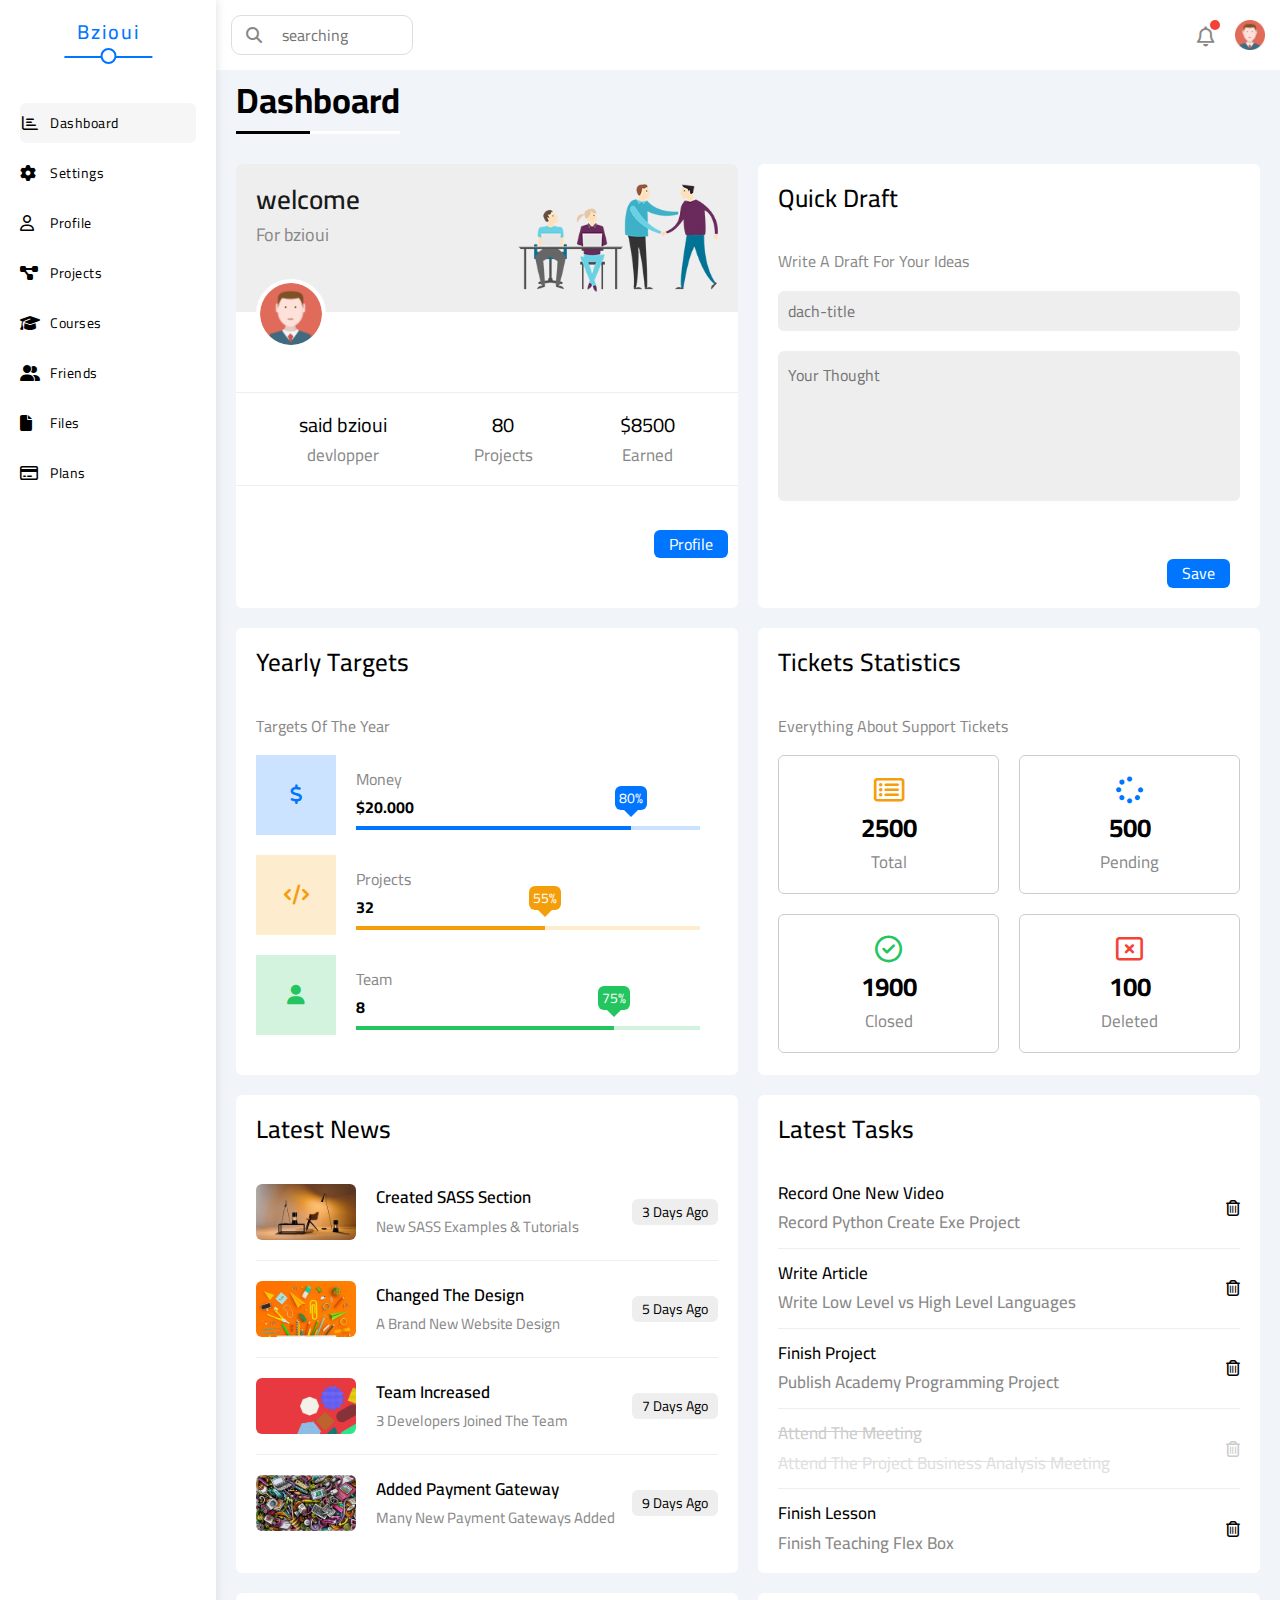
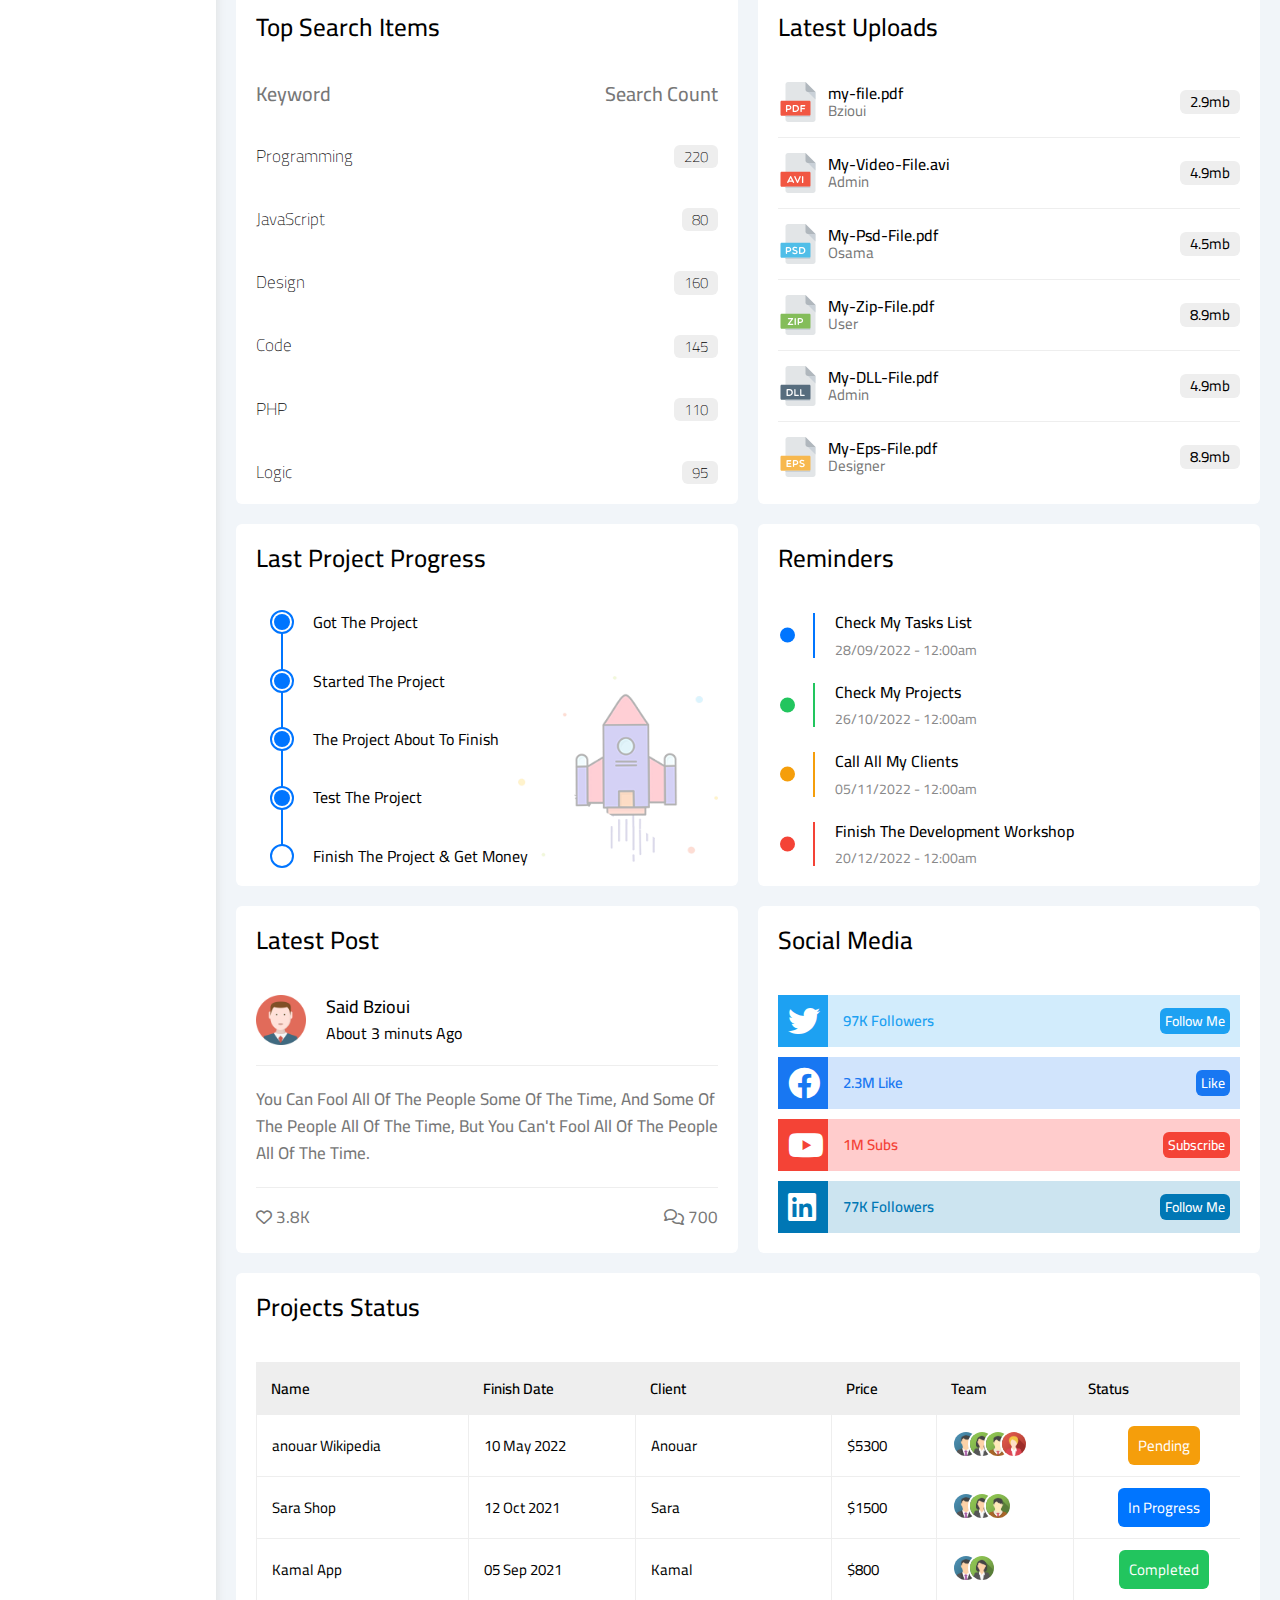
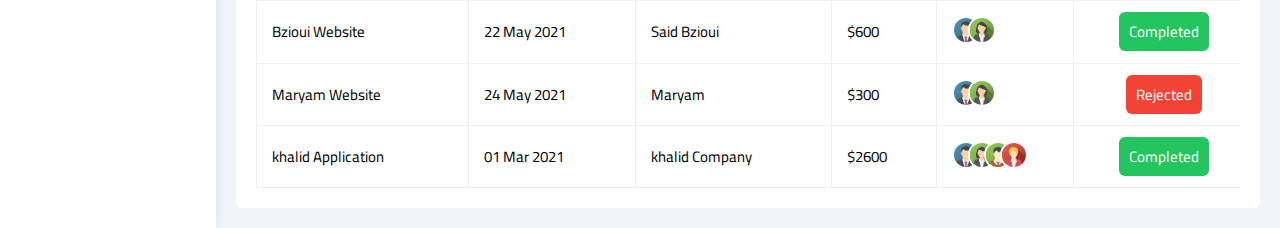
<file: index.html>
<!DOCTYPE html>
<html lang="en">

<head>
    <meta charset="UTF-8">
    <meta name="viewport" content="width=device-width, initial-scale=1.0">
    <link rel="stylesheet" href="css/style.css">
    <link rel="stylesheet" href="css/normalize.css">
    <!-- Font Awesome -->
    <link rel="stylesheet" href="css/all.min.css" />
    <!-- Google Fonts -->
    <link rel="preconnect" href="https://fonts.googleapis.com" />
    <link rel="preconnect" href="https://fonts.gstatic.com" crossorigin />
    <link href="https://fonts.googleapis.com/css2?family=Cairo:wght@300;400;700&display=swap" rel="stylesheet" />
    <title>Dashboard II</title>
</head>

<body>

    <div class="pages">
        <div class="sidbar">
            <h1>Bzioui</h1>
            <ul>
                <li class="active">
                    <i class="fa-regular fa-chart-bar fa-fw"></i>
                    <a href="dashboard.html"><span>Dashboard</span></a>
                </li>
                <li>
                    <i class="fa-solid fa-gear"></i>
                    <a href="settings.html"><span>Settings</span></a>
                </li>
                <li>
                    <i class="fa-regular fa-user"></i>
                    <a href="profile.html"><span>Profile</span></a>
                </li>
                <li>
                    <i class="fa-solid fa-diagram-project"></i>
                    <a href="projects.html"><span>Projects</span></a>
                </li>
                <li>
                    <i class="fa-solid fa-graduation-cap"></i>
                    <a href="courses.html"><span>Courses</span></a>
                </li>
                <li>
                    <i class="fa-solid fa-user-group"></i>
                    <a href="friend.html"><span>Friends</span></a>
                </li>
                <li>
                    <i class="fa-solid fa-file"></i>
                    <a href="files.html"><span>Files</span></a>
                </li>
                <li>
                    <i class="fa-regular fa-credit-card"></i>
                    <a href="plans.html"><span>Plans</span></a>
                </li>
            </ul>
        </div>
        <div class="content">
            <div class="header">
                <i class="fa-solid fa-magnifying-glass">
                    <div class="input">
                        <input type="search" placeholder="searching">
                    </div>
                </i>
                <div class="header-left">
                    <div class="berger-icon">
                        <span></span>
                        <span></span>
                        <span></span>
                        <ul>
                            <li class="active">
                                <i class="fa-regular fa-chart-bar fa-fw"></i>
                                <a href="dashboard.html">Dashboard</a>
                            </li>
                            <li>
                                <i class="fa-solid fa-gear"></i>
                                <a href="settings.html">Settings</a>
                            </li>
                            <li>
                                <i class="fa-regular fa-user"></i>
                                <a href="profile.html">Profile</a>
                            </li>
                            <li>
                                <i class="fa-solid fa-diagram-project"></i>
                                <a href="projects.html">Projects</a>
                            </li>
                            <li>
                                <i class="fa-solid fa-graduation-cap"></i>
                                <a href="courses.html">Courses</a>
                            </li>
                            <li>
                                <i class="fa-solid fa-user-group"></i>
                                <a href="friend.html">Friends</a>
                            </li>
                            <li>
                                <i class="fa-solid fa-file"></i>
                                <a href="files.html">Files</a>
                            </li>
                            <li>
                                <i class="fa-regular fa-credit-card"></i>
                                <a href="plans.html">Plans</a>
                            </li>
                        </ul>
                    </div>
                    <div class="serch-bar">
                        <i class="fa-solid fa-magnifying-glass"></i>
                        <input type="search" placeholder="searching">
                    </div>

                </div>

                <div class="icons">
                    <div class="notifi">
                        <i class="fa-regular fa-bell"></i>
                        <div class="notifi-bar">
                            <div class="main-head">Notification</div>
                            <div class="notifi-row" timing="Just Now">
                                <img src="imgs/team-01.png">
                                <div class="notifi-info">
                                    <h3>Said Bzioui</h2>
                                        <p>react to your post</p>
                                        <h4>How To Make Your First...</h4>
                                </div>
                            </div>
                            <div class="notifi-row" timing="1day ago">
                                <img src="imgs/team-02.png">
                                <div class="notifi-info">
                                    <h3>Imrane Onahi</h2>
                                        <p>react to your post</p>
                                        <h4>How To Make Your First...</h4>
                                </div>
                            </div>

                            <div class="notifi-row" timing="02 mins ago">
                                <img src="imgs/team-03.png">
                                <div class="notifi-info">
                                    <h3>Nada Achaari</h3>
                                    <p>react to your post</p>
                                    <h4>How To Make Your First...</h4>
                                </div>
                            </div>

                            <div class="notifi-row" timing="2 Month ago">
                                <img src="imgs/team-04.png">
                                <div class="notifi-info">
                                    <h3>Hanae Sghayr</h3>
                                    <p>react to your post</p>
                                    <h4>How To Make Your First...</h4>
                                </div>
                            </div>


                            <div class="notifi-row" timing="22 days ago">
                                <img src="imgs/team-05.png">
                                <div class="notifi-info">
                                    <h3>ilyass Elmousaoui</h3>
                                    <p>react to your post</p>
                                    <h4>How To Make Your First...</h4>
                                </div>
                            </div>
                            <div class="btn">
                                <a href="#">View all</a>
                            </div>

                        </div>

                    </div>

                    <img src="imgs/avatar.png" width="50px" alt="">
                </div>
            </div>
            <div class="container">
                <h1>Dashboard</h1>
                <div class="grid-box">
                    <!-- :::::::: box 1 ::::::::  -->
                    <div class="welcome box">
                        <div class="box-hed">
                            <div class="title">
                                <h3>welcome</h3>
                                <p>For bzioui</p>
                            </div>

                            <img class="welcome-png" src="imgs/welcome.png" alt="">
                            <img class="avatar" src="imgs/avatar.png" alt="">
                        </div>

                        <div class="s-info">
                            <div class="name">
                                <h3> said bzioui</h3>
                                <p>devlopper</p>
                            </div>
                            <div class="name">
                                <h3> 80</h3>
                                <p>Projects</p>
                            </div>
                            <div class="name">
                                <h3> $8500</h3>
                                <p>Earned</p>
                            </div>
                        </div>
                        <div class="Btn">
                            <button><a href="profile.html">Profile</a> </button>
                        </div>


                    </div>
                    <!-- :::::::: box  2::::::::  -->
                    <div class=" draft box">
                        <h3 class="dach-title">Quick Draft</h3>
                        <p>Write A Draft For Your Ideas</p>
                        <input type="text" placeholder="dach-title">
                        <textarea placeholder="Your Thought" cols="30" rows="10"></textarea>

                        <div class="Btn">
                            <button><a href="profile.html">Save</a> </button>
                        </div>
                    </div>
                    <!-- :::::::: box 3 ::::::::  -->
                    <div class="targets box">
                        <h3 class="dach-title">Yearly Targets</h3>
                        <p>Targets Of The Year</p>
                        <div class="money">
                            <div class="icon">
                                <i class="fa-solid fa-dollar-sign fa-lg c-blue"></i>
                            </div>

                            <div class="target">
                                <h4>Money</h4>
                                <h1>$20.000</h1>
                                <div class="progress">
                                    <span style="width:80%">
                                        <span>80%</span>
                                    </span>
                                </div>
                            </div>
                        </div>
                        <div class="projects">
                            <div class="icon">
                                <i class="fa-solid fa-code fa-lg c-orange"></i>

                            </div>
                            <div class="target">
                                <h4>Projects</h4>
                                <h1>32</h1>
                                <div class="progress">
                                    <span style="width:55%">
                                        <span>55%</span>
                                    </span>
                                </div>
                            </div>
                        </div>
                        <div class="team">
                            <div class="icon">
                                <i class="fa-solid fa-user fa-lg c-green"></i>
                            </div>
                            <div class="target">
                                <h4>Team</h4>
                                <h1>8</h1>
                                <div class="progress">
                                    <span style="width:75%">
                                        <span>75%</span>
                                    </span>
                                </div>
                            </div>
                        </div>
                    </div>
                    <!-- :::::::: box 4 ::::::::  -->
                    <div class="tickets box">
                        <h3 class="dach-title">Tickets Statistics</h3>
                        <p>Everything About Support Tickets</p>
                        <div class="details">
                            <div class="box-1 info">
                                <i class="fa-regular fa-rectangle-list fa-2x mb-10 c-orange"></i>
                                <h1>2500</h1>
                                <h4>Total</h4>
                            </div>
                            <div class="box-2 info">
                                <i class="fa-solid fa-spinner fa-2x mb-10 c-blue"></i>
                                <h1>500</h1>
                                <h4>Pending</h4>
                            </div>
                            <div class="box-3 info">
                                <i class="fa-regular fa-circle-check fa-2x mb-10 c-green"></i>
                                <h1>1900</h1>
                                <h4>Closed</h4>
                            </div>
                            <div class="box-4 info">
                                <i class="fa-regular fa-rectangle-xmark fa-2x mb-10 c-red"></i>
                                <h1>100</h1>
                                <h4>Deleted</h4>
                            </div>

                        </div>
                    </div>
                    <!-- :::::::: box 5 ::::::::  -->
                    <div class="news box">
                        <h1 class="dach-title">Latest News</h1>
                        <div class="news-rows">
                            <div class="right-side">
                                <img src="./imgs/news-01.png" alt="">
                                <div class="news-info">
                                    <h2>Created SASS Section</h2>
                                    <p>New SASS Examples & Tutorials</p>
                                </div>
                            </div>


                            <p>3 Days Ago </p>
                        </div>
                        <div class="news-rows">
                            <div class="right-side">
                                <img src="./imgs/news-02.png" alt="">
                                <div class="news-info">
                                    <h2>Changed The Design</h2>
                                    <p>A Brand New Website Design</p>
                                </div>
                            </div>

                            <p>5 Days Ago </p>
                        </div>
                        <div class="news-rows">
                            <div class="right-side">
                                <img src="./imgs/news-03.png" alt="">
                                <div class="news-info">
                                    <h2>Team Increased</h2>
                                    <p>3 Developers Joined The Team</p>
                                </div>
                            </div>

                            <p>7 Days Ago</p>
                        </div>
                        <div class="news-rows">
                            <div class="right-side">
                                <img src="./imgs/news-04.png" alt="">
                                <div class="news-info">
                                    <h2>Added Payment Gateway</h2>
                                    <p>Many New Payment Gateways Added</p>
                                </div>
                            </div>

                            <p>9 Days Ago</p>
                        </div>
                    </div>
                    <!-- :::::::: box 6 ::::::::  -->
                    <div class="tascks box">
                        <h1 class="dach-title">Latest Tasks</h1>
                        <div class="tascks-rows">
                            <div class="tascks-info">
                                <h2>Record One New Video</h2>
                                <p>Record Python Create Exe Project</p>
                            </div>
                            <i class="fa-regular fa-trash-can delete"></i>

                        </div>
                        <div class="tascks-rows">
                            <div class="tascks-info">
                                <h2>Write Article</h2>
                                <p>Write Low Level vs High Level Languages</p>
                            </div>
                            <i class="fa-regular fa-trash-can delete"></i>

                        </div>
                        <div class="tascks-rows">
                            <div class="tascks-info">
                                <h2>Finish Project</h2>
                                <p>Publish Academy Programming Project</p>
                            </div>
                            <i class="fa-regular fa-trash-can delete"></i>

                        </div>
                        <div class="tascks-rows dleted">
                            <div class="tascks-info ">
                                <h2> <del>Attend The Meeting </del></h2>
                                <p><del>Attend The Project Business Analysis Meeting</del></p>
                            </div>
                            <i class="fa-regular fa-trash-can delete"></i>

                        </div>
                        <div class="tascks-rows">
                            <div class="tascks-info">
                                <h2>Finish Lesson</h2>
                                <p>Finish Teaching Flex Box</p>
                            </div>
                            <i class="fa-regular fa-trash-can delete"></i>

                        </div>
                    </div>
                    <!-- :::::::: box 7 ::::::::  -->
                    <div class="items box ">
                        <h3 class="dach-title">Top Search Items</h3>
                        <div class="item-row">
                            <h2>Keyword</h2>
                            <h2>Search Count</h2>
                        </div>
                        <div class="item-row">
                            <h3>Programming</h3>
                            <h3 class="number">220 </h3>
                        </div>
                        <div class="item-row">
                            <h3>JavaScript</h3>
                            <h3 class="number">80 </h3>
                        </div>
                        <div class="item-row">
                            <h3>Design</h3>
                            <h3 class="number">160</h3>
                        </div>
                        <div class="item-row">
                            <h3>Code</h3>
                            <h3 class="number">145</h3>
                        </div>
                        <div class="item-row">
                            <h3>PHP</h3>
                            <h3 class="number">110</h3>
                        </div>
                        <div class="item-row">
                            <h3>Logic</h3>
                            <h3 class="number">95</h3>
                        </div>
                    </div>
                    <!-- :::::::: box 8 ::::::::  -->
                    <div class="uploads box">

                        <h3 class="dach-title">Latest Uploads</h3>

                        <div class="file-row">
                            <div class="right-side">
                                <img src="./imgs/pdf.svg" alt="">
                                <div class="info">
                                    <h2>my-file.pdf</h2>
                                    <h4>Bzioui</h4>
                                </div>
                            </div>
                            <div class="size">2.9mb</div>
                        </div>

                        <div class="file-row">
                            <div class="right-side">
                                <img src="./imgs/avi.svg" alt="">
                                <div class="info">
                                    <h2>My-Video-File.avi</h2>
                                    <h4>Admin</h4>
                                </div>
                            </div>
                            <div class="size">4.9mb</div>
                        </div>

                        <div class="file-row">
                            <div class="right-side">
                                <img src="./imgs/psd.svg" alt="">
                                <div class="info">
                                    <h2>My-Psd-File.pdf</h2>
                                    <h4>Osama</h4>
                                </div>
                            </div>
                            <div class="size">4.5mb</div>
                        </div>


                        <div class="file-row">
                            <div class="right-side">
                                <img src="./imgs/zip.svg" alt="">
                                <div class="info">
                                    <h2>My-Zip-File.pdf</h2>
                                    <h4>User</h4>
                                </div>
                            </div>
                            <div class="size">8.9mb</div>
                        </div>


                        <div class="file-row">
                            <div class="right-side">
                                <img src="./imgs/dll.svg" alt="">
                                <div class="info">
                                    <h2>My-DLL-File.pdf</h2>
                                    <h4>Admin</h4>
                                </div>
                            </div>
                            <div class="size">4.9mb</div>
                        </div>


                        <div class="file-row">
                            <div class="right-side">
                                <img src="./imgs/eps.svg" alt="">
                                <div class="info">
                                    <h2>My-Eps-File.pdf</h2>
                                    <h4>Designer</h4>
                                </div>
                            </div>
                            <div class="size">8.9mb</div>
                        </div>
                    </div>
                    <!-- :::::::: box 9 ::::::::  -->

                    <div class="project box">
                        <h3 class="dach-title">Last Project Progress</h3>
                        <div class="pro-progress">
                            <div class="row circle flat">Got The Project</div>
                            <div class="row circle flat">Started The Project</div>
                            <div class="row circle flat">The Project About To Finish</div>
                            <div class="row circle signal">Test The Project</div>
                            <div class="row circle ">Finish The Project & Get Money</div>
                        </div>
                        <img src="./imgs/project.png" alt="">
                    </div>

                    <!-- :::::::: box 10 ::::::::  -->
                    <div class="reminders box">
                        <h3 class="dach-title">Reminders</h3>

                        <div class="remind-row blue">
                            <h4>Check My Tasks List</h4>
                            <div>28/09/2022 - 12:00am</div>
                        </div>
                        <div class="remind-row green">
                            <h4>Check My Projects</h4>
                            <div>26/10/2022 - 12:00am</div>
                        </div>
                        <div class="remind-row orange">
                            <h4>Call All My Clients</h4>
                            <div>05/11/2022 - 12:00am</div>
                        </div>
                        <div class="remind-row red">
                            <h4>Finish The Development Workshop</h4>
                            <div>20/12/2022 - 12:00am</div>
                        </div>


                    </div>

                    <!-- :::::::: box 11 ::::::::  -->
                    <div class="posts box">
                        <h3 class="dach-title">Latest Post</h3>


                        <div class="row-one post-row">
                            <img src="./imgs/avatar.png" alt="">
                            <div class="poster">
                                <h2>Said Bzioui</h2>
                                <p>About 3 minuts Ago</p>
                            </div>
                        </div>
                        <p class="post-row">You Can Fool All Of The People Some Of The Time, And Some Of The People
                            All Of The Time, But
                            You Can't Fool All Of The People All Of The Time.</p>
                        <div class="react post-row">
                            <div class="likes">
                                <i class="fa-regular fa-heart"></i>
                                <span>3.8K</span>
                            </div>
                            <div class="comments">
                                <i class="fa-regular fa-comments"></i>
                                <span>700</span>
                            </div>
                        </div>







                    </div>


                    <!-- :::::::: box 12 ::::::::  -->
                    <div class="social-media box">
                        <h3 class="dach-title">Social Media</h3>

                        <div class="icon-name bg-twitter ">
                            <div class="left-part">
                                <i class="fa-brands fa-twitter fa-2x twitter"></i>
                                <span class="c-twitter">97K Followers</span>
                            </div>
                            <a class="twitter" href="#">Follow Me</a>
                        </div>


                        <div class="icon-name bg-facebook ">
                            <div class="left-part">
                                <i class="fa-brands fa-facebook fa-2x facebook"></i>
                                <span>2.3M Like</span>
                            </div>
                            <a class="facebook" href="#">Like</a>
                        </div>


                        <div class="icon-name bg-youtube ">
                            <div class="left-part">
                                <i class="fa-brands fa-youtube fa-2x youtube "></i>
                                <span>1M Subs</span>
                            </div>
                            <a class="youtube" href="#">Subscribe</a>
                        </div>


                        <div class="icon-name bg-linkedin  ">
                            <div class="left-part">
                                <i class="fa-brands fa-linkedin fa-2x linkedin "></i>
                                <span>77K Followers</span>
                            </div>
                            <a class="linkedin" href="#">Follow Me </a>
                        </div>

                    </div>
                </div>

                <!-- :::::::: box 13 ::::::::  -->
                <div class="projects-table ">
                    <h3 class="dach-title">Projects Status</h3>
                    <div class="responsive-table">
                        <table>
                            <thead>
                                <tr>
                                    <td>Name</td>
                                    <td>Finish Date</td>
                                    <td>Client</td>
                                    <td>Price</td>
                                    <td>Team</td>
                                    <td>Status</td>
                                </tr>
                            </thead>

                            <tbody>
                                <tr>
                                    <td>anouar Wikipedia</td>
                                    <td>10 May 2022</td>
                                    <td>Anouar</td>
                                    <td>$5300</td>
                                    <td>
                                        <img src="./imgs/team-01.png" alt="">
                                        <img src="./imgs/team-02.png" alt="">
                                        <img src="./imgs/team-03.png" alt="">
                                        <img src="./imgs/team-05.png" alt="">
                                    </td>
                                    <td><span class="c-orange">Pending</span></td>
                                </tr>
                                <tr>
                                    <td>Sara Shop</td>
                                    <td>12 Oct 2021</td>
                                    <td>Sara </td>
                                    <td>$1500</td>
                                    <td>
                                        <img src="./imgs/team-01.png" alt="">
                                        <img src="./imgs/team-02.png" alt="">
                                        <img src="./imgs/team-03.png" alt="">
                                    </td>
                                    <td><span class="c-blue">In Progress</span></td>
                                </tr>
                                <tr>
                                    <td>Kamal App</td>
                                    <td>05 Sep 2021</td>
                                    <td>Kamal</td>
                                    <td>$800 </td>
                                    <td>
                                        <img src="./imgs/team-01.png" alt="">
                                        <img src="./imgs/team-02.png" alt="">
                                    </td>
                                    <td><span class="c-green">Completed</span></td>
                                </tr>
                                <tr>
                                    <td>Bzioui Website</td>
                                    <td>22 May 2021</td>
                                    <td>Said Bzioui</td>
                                    <td>$600</td>
                                    <td>
                                        <img src="./imgs/team-01.png" alt="">
                                        <img src="./imgs/team-02.png" alt="">
                                    </td>
                                    <td><span class="c-green">Completed</span></td>
                                </tr>
                                <tr>
                                    <td>Maryam Website</td>
                                    <td>24 May 2021</td>
                                    <td>Maryam</td>
                                    <td>$300</td>
                                    <td>
                                        <img src="./imgs/team-01.png" alt="">
                                        <img src="./imgs/team-02.png" alt="">
                                    </td>
                                    <td><span class="c-red">Rejected</span></td>
                                </tr>
                                <tr>
                                    <td>khalid Application</td>
                                    <td>01 Mar 2021</td>
                                    <td>khalid Company</td>
                                    <td>$2600</td>
                                    <td>
                                        <img src="./imgs/team-01.png" alt="">
                                        <img src="./imgs/team-02.png" alt="">
                                        <img src="./imgs/team-03.png" alt="">
                                        <img src="./imgs/team-05.png" alt="">
                                    </td>
                                    <td><span class="c-green">Completed</span></td>
                                </tr>
                            </tbody>







                        </table>
                    </div>
                </div>





            </div>

            <script src="./app.js"></script>
</body>

</html>
</file>
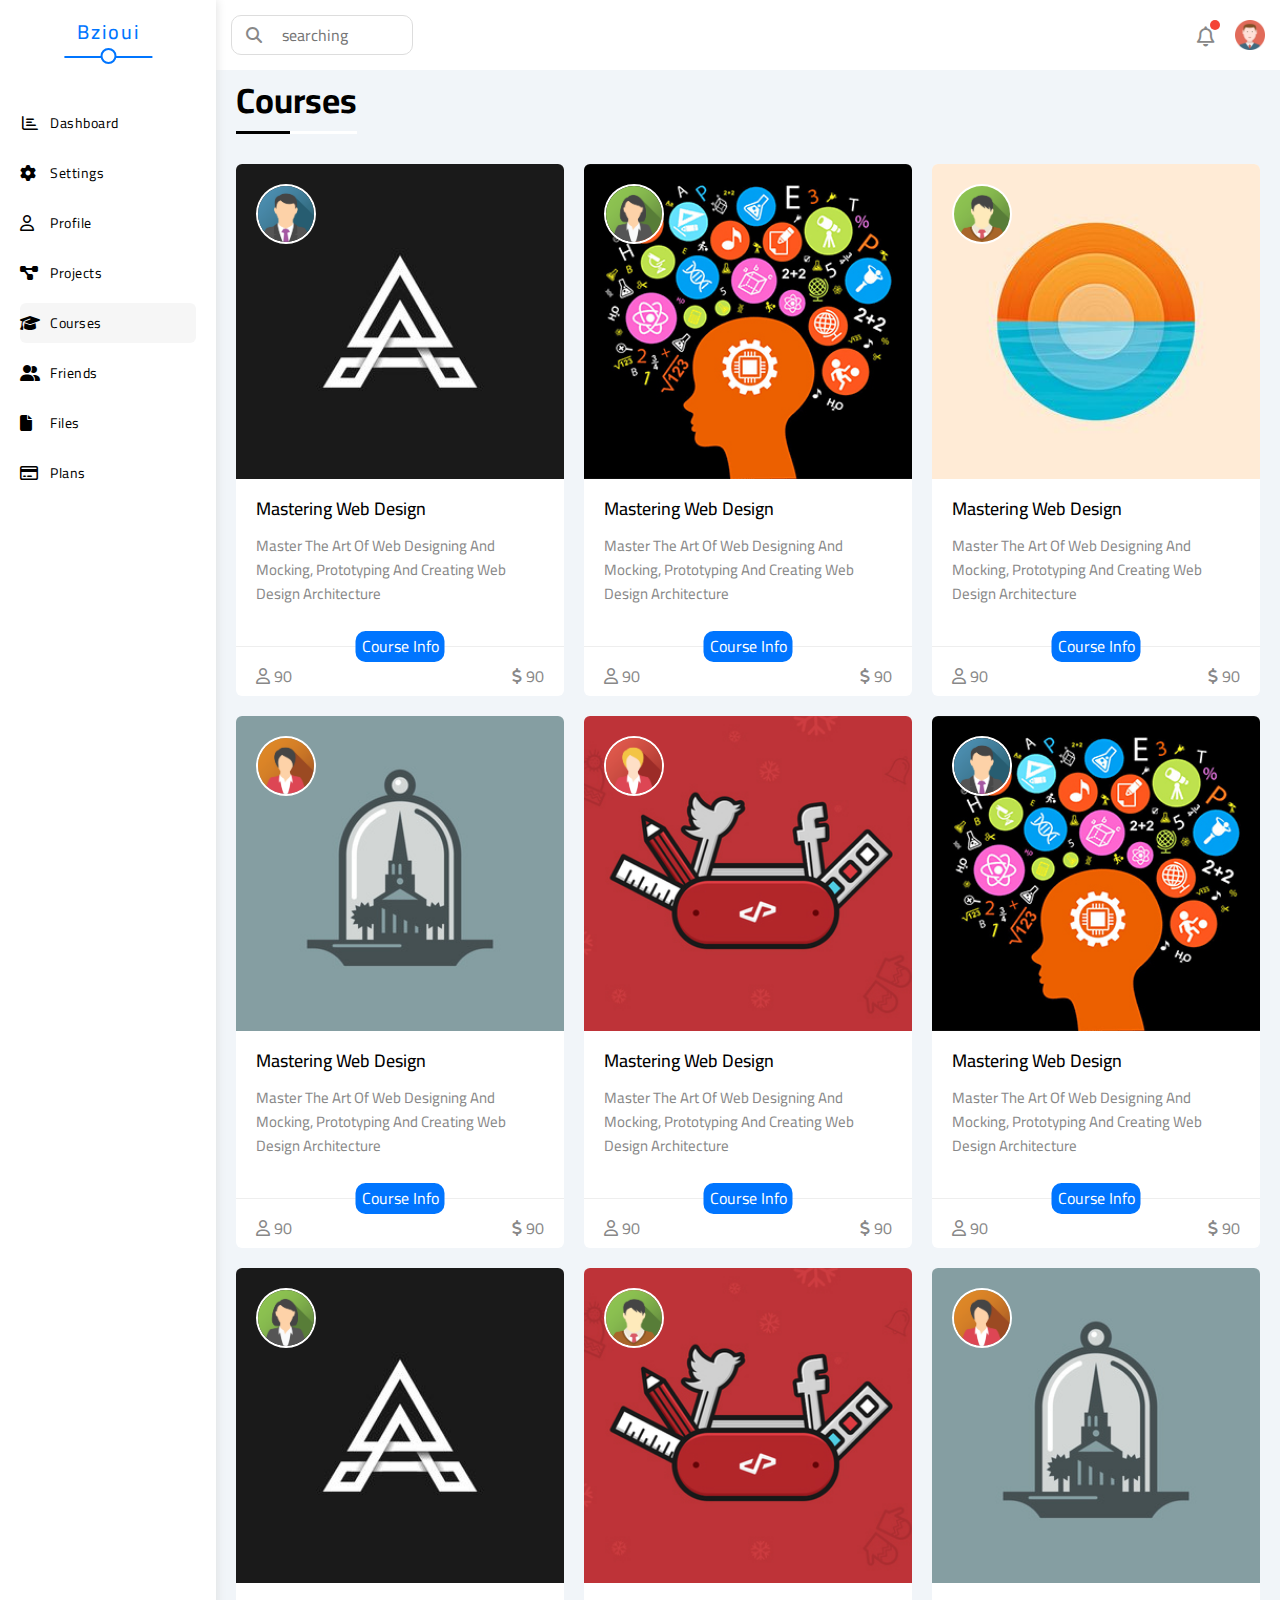
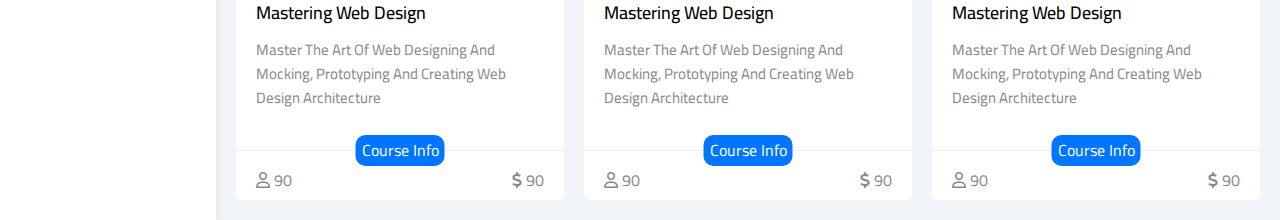
<file: Courses.html>
<!DOCTYPE html>
<html lang="en">

<head>
    <meta charset="UTF-8">
    <meta name="viewport" content="width=device-width, initial-scale=1.0">
    <link rel="stylesheet" href="css/style.css">
    <link rel="stylesheet" href="css/normalize.css">
    <!-- Font Awesome -->
    <link rel="stylesheet" href="css/all.min.css" />
    <!-- Google Fonts -->
    <link rel="preconnect" href="https://fonts.googleapis.com" />
    <link rel="preconnect" href="https://fonts.gstatic.com" crossorigin />
    <link href="https://fonts.googleapis.com/css2?family=Cairo:wght@300;400;700&display=swap" rel="stylesheet" />
    <title>Courses II</title>
</head>
<div class="pages">
    <div class="sidbar">
        <h1>Bzioui</h1>
        <ul>
            <li>
                <i class="fa-regular fa-chart-bar fa-fw"></i>
                <a href="index.html"><span>Dashboard</span></a>
            </li>
            <li>
                <i class="fa-solid fa-gear"></i>
                <a href="Settings.html"><span>Settings</span></a>
            </li>
            <li>
                <i class="fa-regular fa-user"></i>
                <a href="profile.html"><span>Profile</span></a>
            </li>
            <li>
                <i class="fa-solid fa-diagram-project"></i>
                <a href="Projects.html"><span>Projects</span></a>
            </li>
            <li class="active">
                <i class="fa-solid fa-graduation-cap"></i>
                <a href="Courses.html"><span>Courses</span></a>
            </li>
            <li>
                <i class="fa-solid fa-user-group"></i>
                <a href="Friend.html"><span>Friends</span></a>
            </li>
            <li>
                <i class="fa-solid fa-file"></i>
                <a href="Files.html"><span>Files</span></a>
            </li>
            <li>
                <i class="fa-regular fa-credit-card"></i>
                <a href="plans.html"><span>Plans</span></a>
            </li>
        </ul>
    </div>
    <div class="content">
        <div class="header">
            <i class="fa-solid fa-magnifying-glass">
                <div class="input">
                    <input type="search" placeholder="searching">
                </div>
            </i>

            <div class="header-left">
                <div class="berger-icon">
                    <span></span>
                    <span></span>
                    <span></span>
                    <ul>
                        <li>
                            <i class="fa-regular fa-chart-bar fa-fw"></i>
                            <a href="dashboard.html">Dashboard</a>
                        </li>
                        <li>
                            <i class="fa-solid fa-gear"></i>
                            <a href="settings.html">Settings</a>
                        </li>
                        <li>
                            <i class="fa-regular fa-user"></i>
                            <a href="profile.html">Profile</a>
                        </li>
                        <li>
                            <i class="fa-solid fa-diagram-project"></i>
                            <a href="projects.html">Projects</a>
                        </li>
                        <li class="active">
                            <i class="fa-solid fa-graduation-cap"></i>
                            <a href="courses.html">Courses</a>
                        </li>
                        <li>
                            <i class="fa-solid fa-user-group"></i>
                            <a href="friend.html">Friends</a>
                        </li>
                        <li>
                            <i class="fa-solid fa-file"></i>
                            <a href="files.html">Files</a>
                        </li>
                        <li>
                            <i class="fa-regular fa-credit-card"></i>
                            <a href="plans.html">Plans</a>
                        </li>
                    </ul>
                </div>
                <div class="serch-bar">
                    <i class="fa-solid fa-magnifying-glass"></i>
                    <input type="search" placeholder="searching">
                </div>

            </div>

            <div class="icons">
                <div class="notifi">
                    <i class="fa-regular fa-bell"></i>
                    <div class="notifi-bar">
                        <div class="main-head">Notification</div>
                        <div class="notifi-row" timing="Just Now">
                            <img src="imgs/team-01.png">
                            <div class="notifi-info">
                                <h3>Said Bzioui</h2>
                                    <p>react to your post</p>
                                    <h4>How To Make Your First...</h4>
                            </div>
                        </div>
                        <div class="notifi-row" timing="1day ago">
                            <img src="imgs/team-02.png">
                            <div class="notifi-info">
                                <h3>Imrane Onahi</h2>
                                    <p>react to your post</p>
                                    <h4>How To Make Your First...</h4>
                            </div>
                        </div>

                        <div class="notifi-row" timing="02 mins ago">
                            <img src="imgs/team-03.png">
                            <div class="notifi-info">
                                <h3 >Nada Achaari</h3>
                                <p>react to your post</p>
                                <h4>How To Make Your First...</h4>
                            </div>
                        </div>

                        <div class="notifi-row" timing="2 Month ago">
                            <img src="imgs/team-04.png">
                            <div class="notifi-info">
                                <h3>Hanae Sghayr</h3>
                                <p>react to your post</p>
                                <h4>How To Make Your First...</h4>
                            </div>
                        </div>


                        <div class="notifi-row" timing="22 days ago">
                            <img src="imgs/team-05.png">
                            <div class="notifi-info">
                                <h3>ilyass Elmousaoui</h3>
                                <p>react to your post</p>
                                <h4>How To Make Your First...</h4>
                            </div>
                        </div>
                        <div class="btn">
                            <a href="#">View all</a>
                        </div>

                    </div>
                </div>
                <img src="imgs/avatar.png" width="50px" alt="">
            </div>
        </div>
        <div class="container">
            <h1>Courses</h1>
            <div class="courses-grid-box">

                <!-- :::::::: box 1 ::::::::  -->
                <div class=" courses box">
                    <div class="images bg-1">
                        <img src="imgs/team-01.png" width="60px">
                    </div>
                    <div class="course-descrip">
                        <h3>Mastering Web Design</h3>
                        <p>Master The Art Of Web Designing And Mocking, Prototyping And Creating Web Design Architecture
                        </p>
                    </div>
                    <div class="course-info">
                        <div class="hed-title">Course Info</div>
                        <span class="price"><i class="fa-regular fa-user"></i>90</span>
                        <span class="price"><i class="fa-solid fa-dollar-sign"></i>90</span>
                    </div>


                </div>
                <!-- :::::::: box  2::::::::  -->
                <div class=" courses box">
                    <div class="images bg-2">
                        <img src="imgs/team-02.png" width="60px">
                    </div>
                    <div class="course-descrip">
                        <h3>Mastering Web Design</h3>
                        <p>Master The Art Of Web Designing And Mocking, Prototyping And Creating Web Design Architecture
                        </p>
                    </div>
                    <div class="course-info">
                        <div class="hed-title">Course Info</div>
                        <span class="price"><i class="fa-regular fa-user"></i>90</span>
                        <span class="price"><i class="fa-solid fa-dollar-sign"></i>90</span>
                    </div>


                </div>
                <!-- :::::::: box 3 ::::::::  -->
                <div class=" courses box">
                    <div class="images bg-3">
                        <img src="imgs/team-03.png" width="60px">
                    </div>
                    <div class="course-descrip">
                        <h3>Mastering Web Design</h3>
                        <p>Master The Art Of Web Designing And Mocking, Prototyping And Creating Web Design Architecture
                        </p>
                    </div>
                    <div class="course-info">
                        <div class="hed-title">Course Info</div>
                        <span class="price"><i class="fa-regular fa-user"></i>90</span>
                        <span class="price"><i class="fa-solid fa-dollar-sign"></i>90</span>
                    </div>


                </div>
                <!-- :::::::: box 4 ::::::::  -->
                <div class=" courses box">
                    <div class="images bg-4">
                        <img src="imgs/team-04.png" width="60px">
                    </div>
                    <div class="course-descrip">
                        <h3>Mastering Web Design</h3>
                        <p>Master The Art Of Web Designing And Mocking, Prototyping And Creating Web Design Architecture
                        </p>
                    </div>
                    <div class="course-info">
                        <div class="hed-title">Course Info</div>
                        <span class="price"><i class="fa-regular fa-user"></i>90</span>
                        <span class="price"><i class="fa-solid fa-dollar-sign"></i>90</span>
                    </div>


                </div>
                <!-- :::::::: box 5 ::::::::  -->
                <div class=" courses box">
                    <div class="images bg-5">
                        <img src="imgs/team-05.png" width="60px">
                    </div>
                    <div class="course-descrip">
                        <h3>Mastering Web Design</h3>
                        <p>Master The Art Of Web Designing And Mocking, Prototyping And Creating Web Design Architecture
                        </p>
                    </div>
                    <div class="course-info">
                        <div class="hed-title">Course Info</div>
                        <span class="price"><i class="fa-regular fa-user"></i>90</span>
                        <span class="price"><i class="fa-solid fa-dollar-sign"></i>90</span>
                    </div>


                </div>
                <!-- :::::::: box 6 ::::::::  -->
                <div class=" courses box">
                    <div class="images bg-6">
                        <img src="imgs/team-01.png" width="60px">
                    </div>
                    <div class="course-descrip">
                        <h3>Mastering Web Design</h3>
                        <p>Master The Art Of Web Designing And Mocking, Prototyping And Creating Web Design Architecture
                        </p>
                    </div>
                    <div class="course-info">
                        <div class="hed-title">Course Info</div>
                        <span class="price"><i class="fa-regular fa-user"></i>90</span>
                        <span class="price"><i class="fa-solid fa-dollar-sign"></i>90</span>
                    </div>


                </div>
                <!-- :::::::: box 7 ::::::::  -->
                <div class=" courses box">
                    <div class="images bg-7">
                        <img src="imgs/team-02.png" width="60px">
                    </div>
                    <div class="course-descrip">
                        <h3>Mastering Web Design</h3>
                        <p>Master The Art Of Web Designing And Mocking, Prototyping And Creating Web Design Architecture
                        </p>
                    </div>
                    <div class="course-info">
                        <div class="hed-title">Course Info</div>
                        <span class="price"><i class="fa-regular fa-user"></i>90</span>
                        <span class="price"><i class="fa-solid fa-dollar-sign"></i>90</span>
                    </div>


                </div>
                <!-- :::::::: box 8 ::::::::  -->
                <div class=" courses box">
                    <div class="images bg-8">
                        <img src="imgs/team-03.png" width="60px">
                    </div>
                    <div class="course-descrip">
                        <h3>Mastering Web Design</h3>
                        <p>Master The Art Of Web Designing And Mocking, Prototyping And Creating Web Design Architecture
                        </p>
                    </div>
                    <div class="course-info">
                        <div class="hed-title">Course Info</div>
                        <span class="price"><i class="fa-regular fa-user"></i>90</span>
                        <span class="price"><i class="fa-solid fa-dollar-sign"></i>90</span>
                    </div>


                </div>
                <!-- :::::::: box 9 ::::::::  -->
                <div class=" courses box">
                    <div class="images bg-9">
                        <img src="imgs/team-04.png" width="60px">
                    </div>
                    <div class="course-descrip">
                        <h3>Mastering Web Design</h3>
                        <p>Master The Art Of Web Designing And Mocking, Prototyping And Creating Web Design Architecture
                        </p>
                    </div>
                    <div class="course-info">
                        <div class="hed-title">Course Info</div>
                        <span class="price"><i class="fa-regular fa-user"></i>90</span>
                        <span class="price"><i class="fa-solid fa-dollar-sign"></i>90</span>
                    </div>


                </div>







            </div>

            <body>
                <script src="./app.js"></script>
            </body>

</html>
</file>
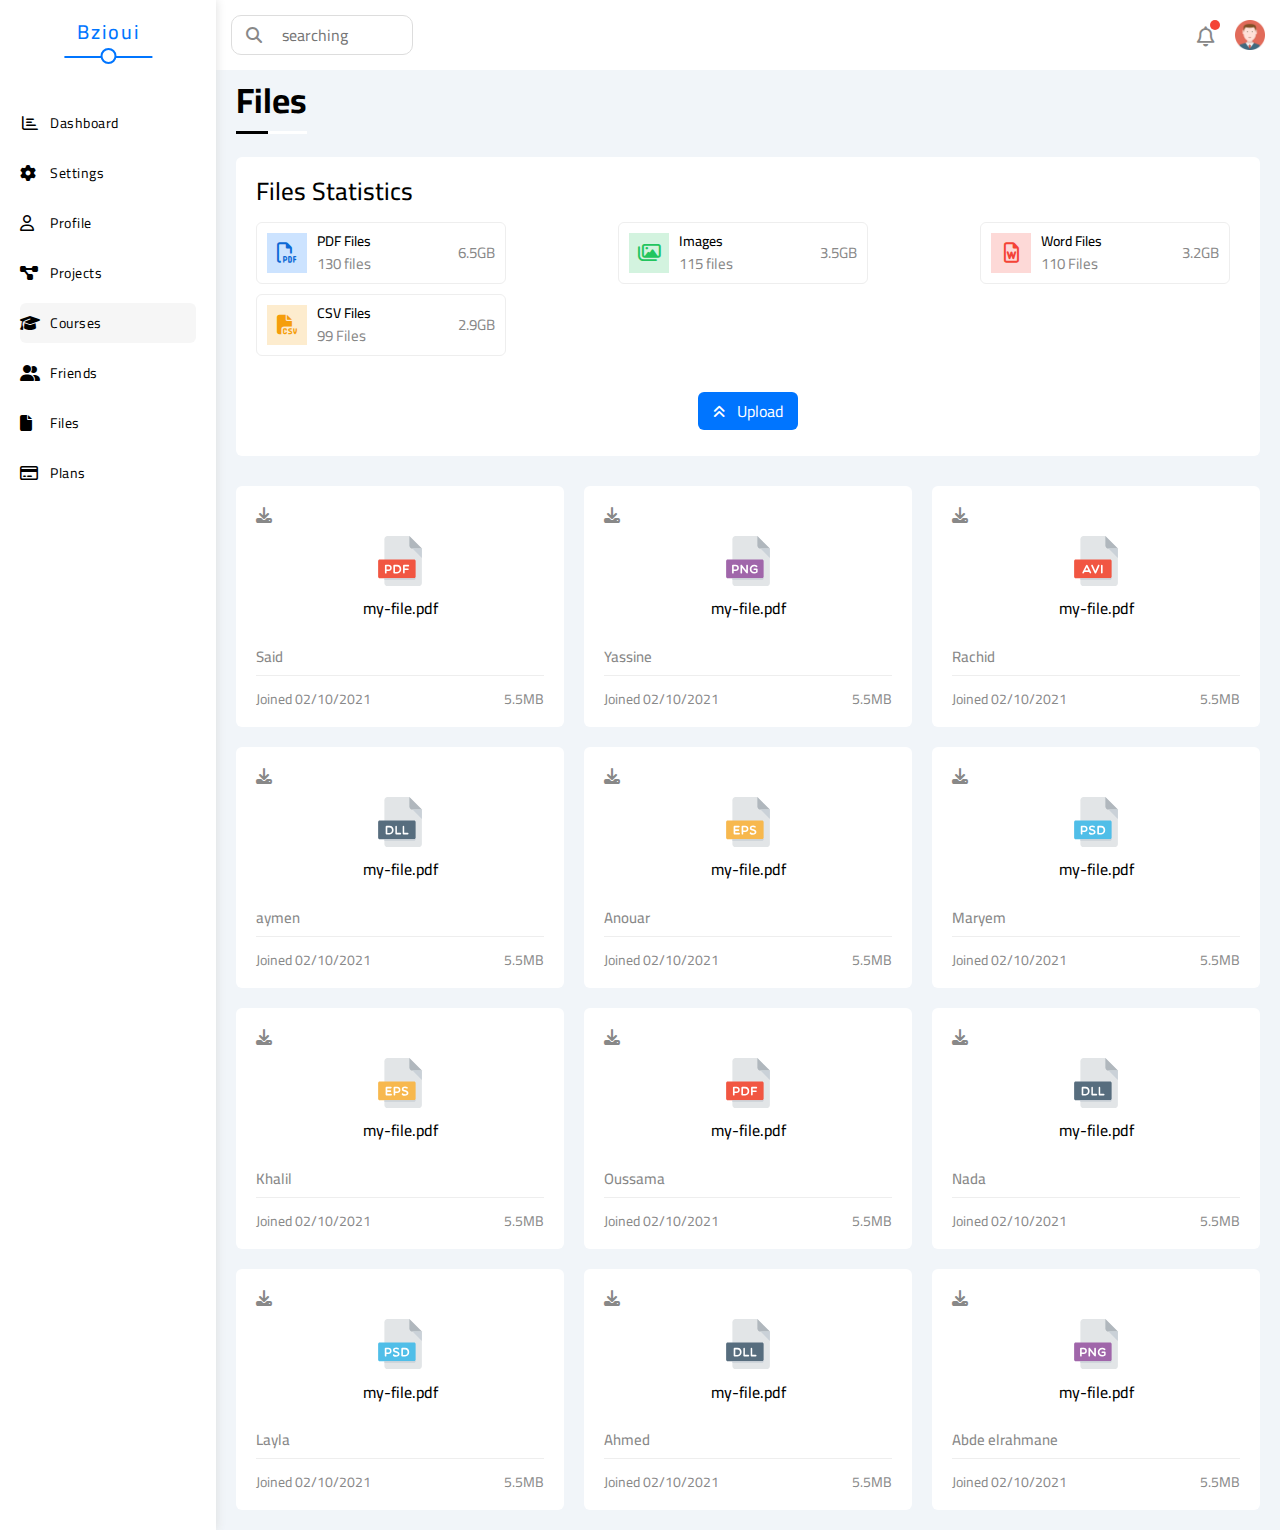
<file: Files.html>
<!DOCTYPE html>
<html lang="en">

<head>
    <meta charset="UTF-8">
    <meta name="viewport" content="width=device-width, initial-scale=1.0">
    <link rel="stylesheet" href="css/style.css">
    <link rel="stylesheet" href="css/normalize.css">
    <!-- Font Awesome -->
    <link rel="stylesheet" href="css/all.min.css" />
    <!-- Google Fonts -->
    <link rel="preconnect" href="https://fonts.googleapis.com" />
    <link rel="preconnect" href="https://fonts.gstatic.com" crossorigin />
    <link href="https://fonts.googleapis.com/css2?family=Cairo:wght@300;400;700&display=swap" rel="stylesheet" />
    <title>Files II</title>
</head>
<div class="pages">
    <div class="sidbar">
        <h1>Bzioui</h1>
        <ul>
            <li>
                <i class="fa-regular fa-chart-bar fa-fw"></i>
                <a href="index.html"><span>Dashboard</span></a>
            </li>
            <li>
                <i class="fa-solid fa-gear"></i>
                <a href="Settings.html"><span>Settings</span></a>
            </li>
            <li>
                <i class="fa-regular fa-user"></i>
                <a href="profile.html"><span>Profile</span></a>
            </li>
            <li>
                <i class="fa-solid fa-diagram-project"></i>
                <a href="Projects.html"><span>Projects</span></a>
            </li>
            <li class="active">
                <i class="fa-solid fa-graduation-cap"></i>
                <a href="Courses.html"><span>Courses</span></a>
            </li>
            <li>
                <i class="fa-solid fa-user-group"></i>
                <a href="Friend.html"><span>Friends</span></a>
            </li>
            <li>
                <i class="fa-solid fa-file"></i>
                <a href="Files.html"><span>Files</span></a>
            </li>
            <li>
                <i class="fa-regular fa-credit-card"></i>
                <a href="plans.html"><span>Plans</span></a>
            </li>
        </ul>
    </div>
    <div class="content">
        <div class="header">
            <i class="fa-solid fa-magnifying-glass">
                <div class="input">
                    <input type="search" placeholder="searching">
                </div>
            </i>

            <div class="header-left">
                <div class="berger-icon">
                    <span></span>
                    <span></span>
                    <span></span>
                    <ul>
                        <li>
                            <i class="fa-regular fa-chart-bar fa-fw"></i>
                            <a href="dashboard.html">Dashboard</a>
                        </li>
                        <li>
                            <i class="fa-solid fa-gear"></i>
                            <a href="settings.html">Settings</a>
                        </li>
                        <li>
                            <i class="fa-regular fa-user"></i>
                            <a href="profile.html">Profile</a>
                        </li>
                        <li>
                            <i class="fa-solid fa-diagram-project"></i>
                            <a href="projects.html">Projects</a>
                        </li>
                        <li>
                            <i class="fa-solid fa-graduation-cap"></i>
                            <a href="courses.html">Courses</a>
                        </li>
                        <li>
                            <i class="fa-solid fa-user-group"></i>
                            <a href="friend.html">Friends</a>
                        </li>
                        <li class="active">
                            <i class="fa-solid fa-file"></i>
                            <a href="files.html">Files</a>
                        </li>
                        <li>
                            <i class="fa-regular fa-credit-card"></i>
                            <a href="plans.html">Plans</a>
                        </li>
                    </ul>
                </div>
                <div class="serch-bar">
                    <i class="fa-solid fa-magnifying-glass"></i>
                    <input type="search" placeholder="searching">
                </div>

            </div>

            <div class="icons">
                <div class="notifi">
                    <i class="fa-regular fa-bell"></i>
                    <div class="notifi-bar">
                        <div class="main-head">Notification</div>
                        <div class="notifi-row" timing="Just Now">
                            <img src="imgs/team-01.png">
                            <div class="notifi-info">
                                <h3>Said Bzioui</h2>
                                    <p>react to your post</p>
                                    <h4>How To Make Your First...</h4>
                            </div>
                        </div>
                        <div class="notifi-row" timing="1day ago">
                            <img src="imgs/team-02.png">
                            <div class="notifi-info">
                                <h3>Imrane Onahi</h2>
                                    <p>react to your post</p>
                                    <h4>How To Make Your First...</h4>
                            </div>
                        </div>

                        <div class="notifi-row" timing="02 mins ago">
                            <img src="imgs/team-03.png">
                            <div class="notifi-info">
                                <h3>Nada Achaari</h3>
                                <p>react to your post</p>
                                <h4>How To Make Your First...</h4>
                            </div>
                        </div>

                        <div class="notifi-row" timing="2 Month ago">
                            <img src="imgs/team-04.png">
                            <div class="notifi-info">
                                <h3>Hanae Sghayr</h3>
                                <p>react to your post</p>
                                <h4>How To Make Your First...</h4>
                            </div>
                        </div>


                        <div class="notifi-row" timing="22 days ago">
                            <img src="imgs/team-05.png">
                            <div class="notifi-info">
                                <h3>ilyass Elmousaoui</h3>
                                <p>react to your post</p>
                                <h4>How To Make Your First...</h4>
                            </div>
                        </div>
                        <div class="btn">
                            <a href="#">View all</a>
                        </div>
                    </div>
                </div>
                <img src="imgs/avatar.png" width="50px" alt="">
            </div>
        </div>
        <div class="container">
            <h1>Files</h1>

            <div class="file-statics box">
                <h3 class="set-title">Files Statistics</h3>
                <div class="row-content">

                    <div class="file-row">
                        <div class="right-file-sec">
                            <i class="fa-regular fa-file-pdf fa-lg  blue"></i>
                            <div class="file-name">
                                <h4>PDF Files</h4>
                                <span>130 files</span>
                            </div>
                        </div>
                        <span>6.5GB</span>
                    </div>



                    <div class="file-row">
                        <div class="right-file-sec">
                            <i class="fa-regular fa-images fa-lg green "></i>
                            <div class="file-name">
                                <h4>Images</h4>
                                <span>115 files</span>
                            </div>
                        </div>
                        <span>3.5GB</span>
                    </div>


                    <div class="file-row">
                        <div class="right-file-sec">
                            <i class="fa-regular fa-file-word fa-lg red "></i>
                            <div class="file-name">
                                <h4>Word Files</h4>
                                <span>110 Files</span>
                            </div>
                        </div>
                        <span>3.2GB</span>
                    </div>


                    <div class="file-row">
                        <div class="right-file-sec">
                            <i class="fa-solid fa-file-csv fa-lg orange "></i>
                            <div class="file-name">
                                <h4>CSV Files</h4>
                                <span>99 Files</span>
                            </div>
                        </div>
                        <span>2.9GB</span>
                    </div>

                </div>
                <a href="#">
                    <div class="upload-btn">

                        <i class="fa-solid fa-angles-up"></i> Upload
                </a>
            </div>

        </div>
        <div class="file-grid">

            <!-- :::::::: box 1 ::::::::  -->

            <div class="files box">
                <div class="icon">
                    <i class="fa-solid fa-download"></i>
                </div>
                <div class="file-name">
                    <img src="imgs/pdf.svg" width="100px">
                    <h3>my-file.pdf</h3>
                </div>
                <div class="file-owner">
                    <h3>Said</h3>
                </div>
                <div class="file-info">
                    <span>Joined 02/10/2021</span>
                    <span>5.5MB</span>
                </div>
            </div>
            <!-- :::::::: box  2::::::::  -->
            <div class="files box">
                <div class="icon">
                    <i class="fa-solid fa-download"></i>
                </div>
                <div class="file-name">
                    <img src="imgs/png.svg" width="100px">
                    <h3>my-file.pdf</h3>
                </div>
                <div class="file-owner">
                    <h3>Yassine</h3>
                </div>
                <div class="file-info">
                    <span>Joined 02/10/2021</span>
                    <span>5.5MB</span>
                </div>
            </div>
            <!-- :::::::: box 3 ::::::::  -->
            <div class="files box">
                <div class="icon">
                    <i class="fa-solid fa-download"></i>
                </div>
                <div class="file-name">
                    <img src="imgs/avi.svg" width="100px">
                    <h3>my-file.pdf</h3>
                </div>
                <div class="file-owner">
                    <h3>Rachid</h3>
                </div>
                <div class="file-info">
                    <span>Joined 02/10/2021</span>
                    <span>5.5MB</span>
                </div>
            </div>
            <!-- :::::::: box 4 ::::::::  -->
            <div class="files box">
                <div class="icon">
                    <i class="fa-solid fa-download"></i>
                </div>
                <div class="file-name">
                    <img src="imgs/dll.svg" width="100px">
                    <h3>my-file.pdf</h3>
                </div>
                <div class="file-owner">
                    <h3>aymen</h3>
                </div>
                <div class="file-info">
                    <span>Joined 02/10/2021</span>
                    <span>5.5MB</span>
                </div>
            </div>
            <!-- :::::::: box 5 ::::::::  -->
            <div class="files box">
                <div class="icon">
                    <i class="fa-solid fa-download"></i>
                </div>
                <div class="file-name">
                    <img src="imgs/eps.svg" width="100px">
                    <h3>my-file.pdf</h3>
                </div>
                <div class="file-owner">
                    <h3>Anouar</h3>
                </div>
                <div class="file-info">
                    <span>Joined 02/10/2021</span>
                    <span>5.5MB</span>
                </div>
            </div>
            <!-- :::::::: box 6 ::::::::  -->
            <div class="files box">
                <div class="icon">
                    <i class="fa-solid fa-download"></i>
                </div>
                <div class="file-name">
                    <img src="imgs/psd.svg" width="100px">
                    <h3>my-file.pdf</h3>
                </div>
                <div class="file-owner">
                    <h3>Maryem</h3>
                </div>
                <div class="file-info">
                    <span>Joined 02/10/2021</span>
                    <span>5.5MB</span>
                </div>
            </div>
            <!-- :::::::: box 7 ::::::::  -->
            <div class="files box">
                <div class="icon">
                    <i class="fa-solid fa-download"></i>
                </div>
                <div class="file-name">
                    <img src="imgs/eps.svg" width="100px">
                    <h3>my-file.pdf</h3>
                </div>
                <div class="file-owner">
                    <h3>Khalil</h3>
                </div>
                <div class="file-info">
                    <span>Joined 02/10/2021</span>
                    <span>5.5MB</span>
                </div>
            </div>
            <!-- :::::::: box 8 ::::::::  -->
            <div class="files box">
                <div class="icon">
                    <i class="fa-solid fa-download"></i>
                </div>
                <div class="file-name">
                    <img src="imgs/pdf.svg" width="100px">
                    <h3>my-file.pdf</h3>
                </div>
                <div class="file-owner">
                    <h3>Oussama</h3>
                </div>
                <div class="file-info">
                    <span>Joined 02/10/2021</span>
                    <span>5.5MB</span>
                </div>
            </div>
            <!-- :::::::: box 9 ::::::::  -->
            <div class="files box">
                <div class="icon">
                    <i class="fa-solid fa-download"></i>
                </div>
                <div class="file-name">
                    <img src="imgs/dll.svg" width="100px">
                    <h3>my-file.pdf</h3>
                </div>
                <div class="file-owner">
                    <h3>Nada</h3>
                </div>
                <div class="file-info">
                    <span>Joined 02/10/2021</span>
                    <span>5.5MB</span>
                </div>
            </div>
            <!-- :::::::: box 10::::::::  -->
            <div class="files box">
                <div class="icon">
                    <i class="fa-solid fa-download"></i>
                </div>
                <div class="file-name">
                    <img src="imgs/psd.svg" width="100px">
                    <h3>my-file.pdf</h3>
                </div>
                <div class="file-owner">
                    <h3>Layla</h3>
                </div>
                <div class="file-info">
                    <span>Joined 02/10/2021</span>
                    <span>5.5MB</span>
                </div>
            </div>
            <!-- :::::::: box 11 ::::::::  -->
            <div class="files box">
                <div class="icon">
                    <i class="fa-solid fa-download"></i>
                </div>
                <div class="file-name">
                    <img src="imgs/dll.svg" width="100px">
                    <h3>my-file.pdf</h3>
                </div>
                <div class="file-owner">
                    <h3>Ahmed</h3>
                </div>
                <div class="file-info">
                    <span>Joined 02/10/2021</span>
                    <span>5.5MB</span>
                </div>
            </div>
            <!-- :::::::: box 12 ::::::::  -->
            <div class="files box">
                <div class="icon">
                    <i class="fa-solid fa-download"></i>
                </div>
                <div class="file-name">
                    <img src="imgs/png.svg" width="100px">
                    <h3>my-file.pdf</h3>
                </div>
                <div class="file-owner">
                    <h3>Abde elrahmane</h3>
                </div>
                <div class="file-info">
                    <span>Joined 02/10/2021</span>
                    <span>5.5MB</span>
                </div>
            </div>







        </div>

        <body>
            <script src="./app.js"></script>
        </body>

</html>
</file>
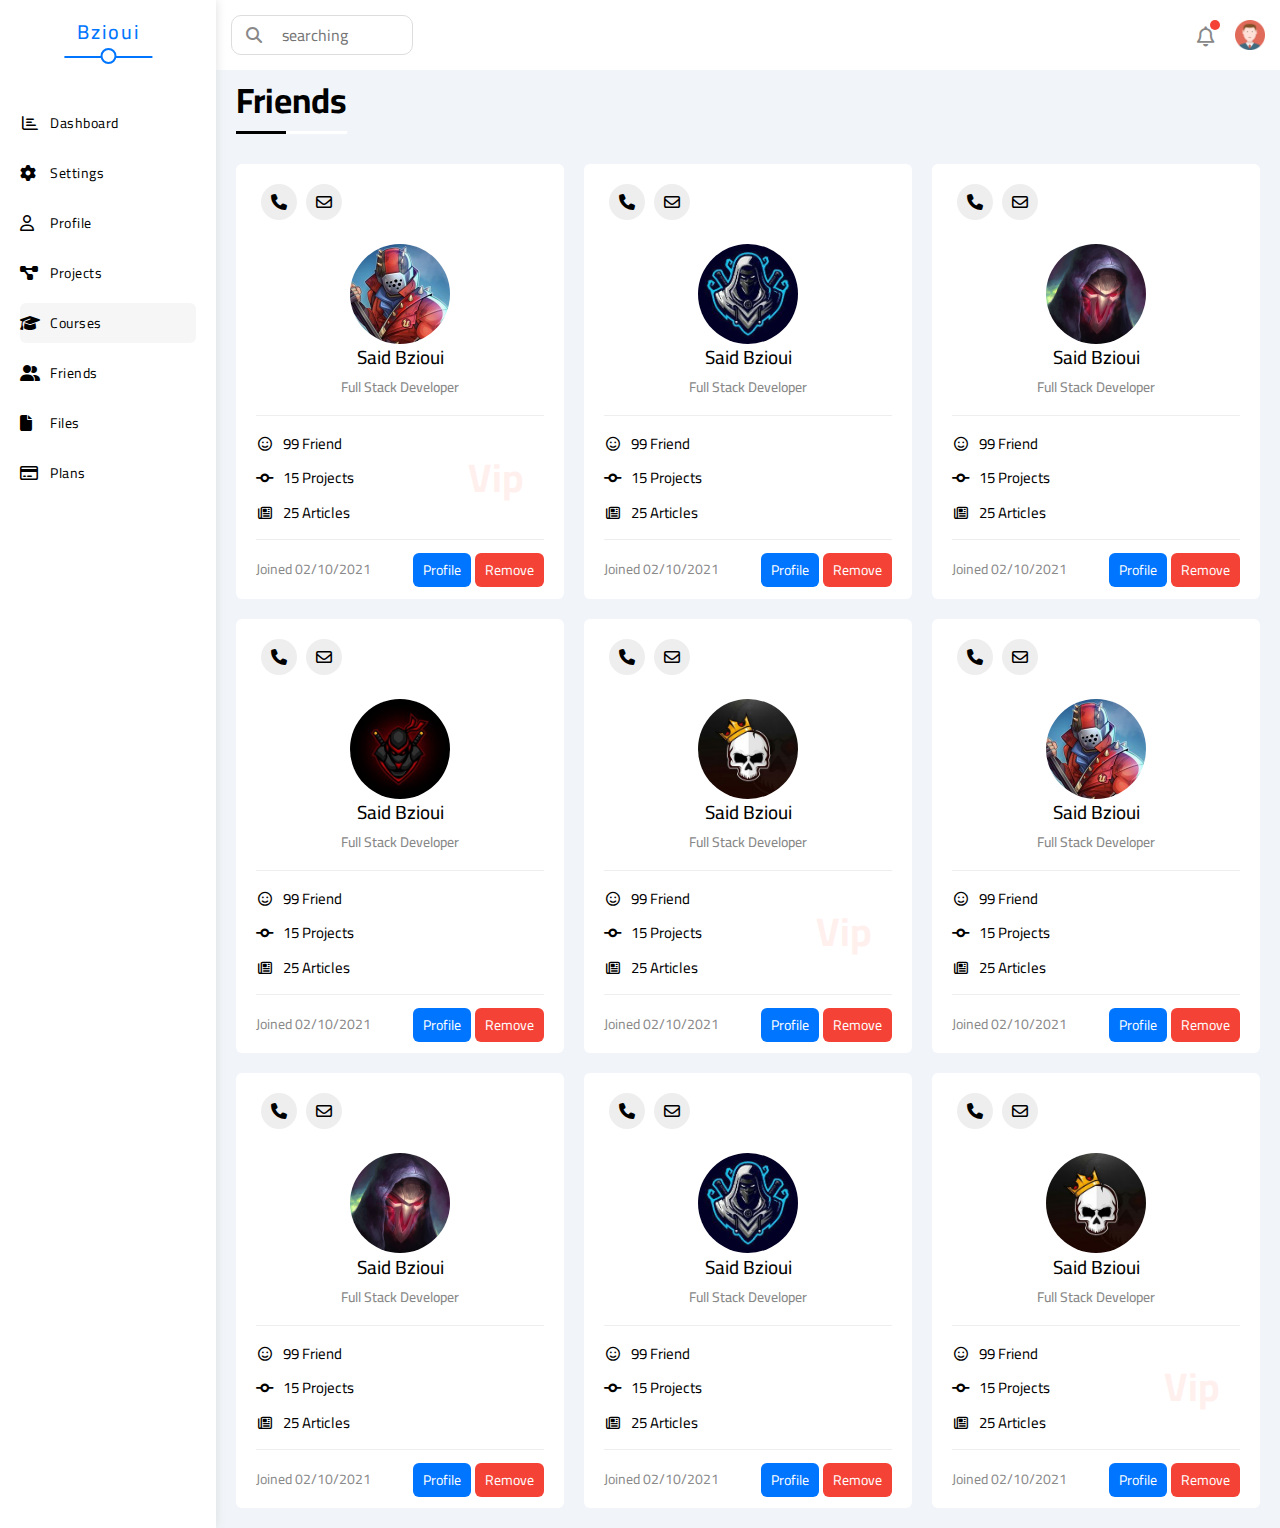
<file: Friend.html>
<!DOCTYPE html>
<html lang="en">

<head>
    <meta charset="UTF-8">
    <meta name="viewport" content="width=device-width, initial-scale=1.0">
    <link rel="stylesheet" href="css/style.css">
    <link rel="stylesheet" href="css/normalize.css">
    <!-- Font Awesome -->
    <link rel="stylesheet" href="css/all.min.css" />
    <!-- Google Fonts -->
    <link rel="preconnect" href="https://fonts.googleapis.com" />
    <link rel="preconnect" href="https://fonts.gstatic.com" crossorigin />
    <link href="https://fonts.googleapis.com/css2?family=Cairo:wght@300;400;700&display=swap" rel="stylesheet" />
    <title>Friends II</title>
</head>
<div class="pages">
    <div class="sidbar">
        <h1>Bzioui</h1>
        <ul>
            <li>
                <i class="fa-regular fa-chart-bar fa-fw"></i>
                <a href="index.html"><span>Dashboard</span></a>
            </li>
            <li>
                <i class="fa-solid fa-gear"></i>
                <a href="Settings.html"><span>Settings</span></a>
            </li>
            <li>
                <i class="fa-regular fa-user"></i>
                <a href="profile.html"><span>Profile</span></a>
            </li>
            <li>
                <i class="fa-solid fa-diagram-project"></i>
                <a href="Projects.html"><span>Projects</span></a>
            </li>
            <li class="active">
                <i class="fa-solid fa-graduation-cap"></i>
                <a href="Courses.html"><span>Courses</span></a>
            </li>
            <li>
                <i class="fa-solid fa-user-group"></i>
                <a href="Friend.html"><span>Friends</span></a>
            </li>
            <li>
                <i class="fa-solid fa-file"></i>
                <a href="Files.html"><span>Files</span></a>
            </li>
            <li>
                <i class="fa-regular fa-credit-card"></i>
                <a href="plans.html"><span>Plans</span></a>
            </li>
        </ul>
    </div>
    <div class="content">
        <div class="header">
            <i class="fa-solid fa-magnifying-glass">
                <div class="input">
                    <input type="search" placeholder="searching">
                </div>
            </i>

            <div class="header-left">
                <div class="berger-icon">
                    <span></span>
                    <span></span>
                    <span></span>
                    <ul>
                        <li>
                            <i class="fa-regular fa-chart-bar fa-fw"></i>
                            <a href="dashboard.html">Dashboard</a>
                        </li>
                        <li>
                            <i class="fa-solid fa-gear"></i>
                            <a href="settings.html">Settings</a>
                        </li>
                        <li>
                            <i class="fa-regular fa-user"></i>
                            <a href="profile.html">Profile</a>
                        </li>
                        <li>
                            <i class="fa-solid fa-diagram-project"></i>
                            <a href="projects.html">Projects</a>
                        </li>
                        <li>
                            <i class="fa-solid fa-graduation-cap"></i>
                            <a href="courses.html">Courses</a>
                        </li>
                        <li class="active">
                            <i class="fa-solid fa-user-group"></i>
                            <a href="friend.html">Friends</a>
                        </li>
                        <li>
                            <i class="fa-solid fa-file"></i>
                            <a href="files.html">Files</a>
                        </li>
                        <li>
                            <i class="fa-regular fa-credit-card"></i>
                            <a href="plans.html">Plans</a>
                        </li>
                    </ul>
                </div>
                <div class="serch-bar">
                    <i class="fa-solid fa-magnifying-glass"></i>
                    <input type="search" placeholder="searching">
                </div>

            </div>

            <div class="icons">
                <div class="notifi">
                    <i class="fa-regular fa-bell"></i>
                    <div class="notifi-bar">
                        <div class="main-head">Notification</div>
                        <div class="notifi-row" timing="Just Now">
                            <img src="imgs/team-01.png">
                            <div class="notifi-info">
                                <h3>Said Bzioui</h2>
                                    <p>react to your post</p>
                                    <h4>How To Make Your First...</h4>
                            </div>
                        </div>
                        <div class="notifi-row" timing="1day ago">
                            <img src="imgs/team-02.png">
                            <div class="notifi-info">
                                <h3>Imrane Onahi</h2>
                                    <p>react to your post</p>
                                    <h4>How To Make Your First...</h4>
                            </div>
                        </div>

                        <div class="notifi-row" timing="02 mins ago">
                            <img src="imgs/team-03.png">
                            <div class="notifi-info">
                                <h3>Nada Achaari</h3>
                                <p>react to your post</p>
                                <h4>How To Make Your First...</h4>
                            </div>
                        </div>

                        <div class="notifi-row" timing="2 Month ago">
                            <img src="imgs/team-04.png">
                            <div class="notifi-info">
                                <h3>Hanae Sghayr</h3>
                                <p>react to your post</p>
                                <h4>How To Make Your First...</h4>
                            </div>
                        </div>


                        <div class="notifi-row" timing="22 days ago">
                            <img src="imgs/team-05.png">
                            <div class="notifi-info">
                                <h3>ilyass Elmousaoui</h3>
                                <p>react to your post</p>
                                <h4>How To Make Your First...</h4>
                            </div>
                        </div>
                        <div class="btn">
                            <a href="#">View all</a>
                        </div>
                    </div>
                </div>
                <img src="imgs/avatar.png" width="50px" alt="">
            </div>
        </div>
        <div class="container">
            <h1>Friends</h1>
            <div class="friend-grid">

                <!-- :::::::: box 1 ::::::::  -->
                <div class="friend box">
                    <div class="contact">
                        <i class="fa-solid fa-phone"></i>
                        <i class="fa-regular fa-envelope"></i>
                    </div>
                <div class="f-name">
                    <img src="imgs/friend-01.jpg" width="100px">
                    <h2>Said Bzioui</h2>
                    <h3>Full Stack Developer</h3>
                </div>
                    <div class="f-status vip">
                        <div class="s-row">
                            <i class="fa-regular fa-face-smile fa-fw"></i>
                            <span> 99 Friend</span>
                        </div>
                        <div class="s-row">
                            <i class="fa-solid fa-code-commit fa-fw"></i>
                            <span> 15 Projects </span>
                        </div>
                        <div class="s-row">
                            <i class="fa-regular fa-newspaper fa-fw"></i>
                            <span> 25 Articles </span>
                        </div>
                    </div>
                    <div class="f-info">
                        <span>Joined 02/10/2021</span>
                        <div class="f-link">
                            <a href="profile.html">Profile</a>
                            <a href="#">Remove</a>
                        </div>
                    </div>
                </div>

                <!-- :::::::: box  2::::::::  -->
                <div class="friend box">
                    <div class="contact">
                        <i class="fa-solid fa-phone"></i>
                        <i class="fa-regular fa-envelope"></i>
                    </div>
                <div class="f-name">
                    <img src="imgs/friend-02.jpg" width="100px">
                    <h2>Said Bzioui</h2>
                    <h3>Full Stack Developer</h3>
                </div>
                    <div class="f-status">
                        <div class="s-row">
                            <i class="fa-regular fa-face-smile fa-fw"></i>
                            <span> 99 Friend</span>
                        </div>
                        <div class="s-row">
                            <i class="fa-solid fa-code-commit fa-fw"></i>
                            <span> 15 Projects </span>
                        </div>
                        <div class="s-row">
                            <i class="fa-regular fa-newspaper fa-fw"></i>
                            <span> 25 Articles </span>
                        </div>
                    </div>
                    <div class="f-info">
                        <span>Joined 02/10/2021</span>
                        <div class="f-link">
                            <a href="profile.html">Profile</a>
                            <a href="#">Remove</a>
                        </div>
                    </div>
                </div>

                <!-- :::::::: box 3 ::::::::  -->
                <div class="friend box">
                    <div class="contact">
                        <i class="fa-solid fa-phone"></i>
                        <i class="fa-regular fa-envelope"></i>
                    </div>
                <div class="f-name">
                    <img src="imgs/friend-03.jpg" width="100px">
                    <h2>Said Bzioui</h2>
                    <h3>Full Stack Developer</h3>
                </div>
                    <div class="f-status ">
                        <div class="s-row">
                            <i class="fa-regular fa-face-smile fa-fw"></i>
                            <span> 99 Friend</span>
                        </div>
                        <div class="s-row">
                            <i class="fa-solid fa-code-commit fa-fw"></i>
                            <span> 15 Projects </span>
                        </div>
                        <div class="s-row">
                            <i class="fa-regular fa-newspaper fa-fw"></i>
                            <span> 25 Articles </span>
                        </div>
                    </div>
                    <div class="f-info">
                        <span>Joined 02/10/2021</span>
                        <div class="f-link">
                            <a href="profile.html">Profile</a>
                            <a href="#">Remove</a>
                        </div>
                    </div>
                </div>
                <!-- :::::::: box 4 ::::::::  -->
                <div class="friend box">
                    <div class="contact">
                        <i class="fa-solid fa-phone"></i>
                        <i class="fa-regular fa-envelope"></i>
                    </div>
                <div class="f-name">
                    <img src="imgs/friend-04.jpg" width="100px">
                    <h2>Said Bzioui</h2>
                    <h3>Full Stack Developer</h3>
                </div>
                    <div class="f-status">
                        <div class="s-row">
                            <i class="fa-regular fa-face-smile fa-fw"></i>
                            <span> 99 Friend</span>
                        </div>
                        <div class="s-row">
                            <i class="fa-solid fa-code-commit fa-fw"></i>
                            <span> 15 Projects </span>
                        </div>
                        <div class="s-row">
                            <i class="fa-regular fa-newspaper fa-fw"></i>
                            <span> 25 Articles </span>
                        </div>
                    </div>
                    <div class="f-info">
                        <span>Joined 02/10/2021</span>
                        <div class="f-link">
                            <a href="profile.html">Profile</a>
                            <a href="#">Remove</a>
                        </div>
                    </div>
                </div>
                <!-- :::::::: box 5 ::::::::  -->
                <div class="friend box">
                    <div class="contact">
                        <i class="fa-solid fa-phone"></i>
                        <i class="fa-regular fa-envelope"></i>
                    </div>
                <div class="f-name">
                    <img src="imgs/friend-05.jpg" width="100px">
                    <h2>Said Bzioui</h2>
                    <h3>Full Stack Developer</h3>
                </div>
                    <div class="f-status vip">
                        <div class="s-row">
                            <i class="fa-regular fa-face-smile fa-fw"></i>
                            <span> 99 Friend</span>
                        </div>
                        <div class="s-row">
                            <i class="fa-solid fa-code-commit fa-fw"></i>
                            <span> 15 Projects </span>
                        </div>
                        <div class="s-row">
                            <i class="fa-regular fa-newspaper fa-fw"></i>
                            <span> 25 Articles </span>
                        </div>
                    </div>
                    <div class="f-info">
                        <span>Joined 02/10/2021</span>
                        <div class="f-link">
                            <a href="profile.html">Profile</a>
                            <a href="#">Remove</a>
                        </div>
                    </div>
                </div>
                <!-- :::::::: box 6 ::::::::  -->
                <div class="friend box">
                    <div class="contact">
                        <i class="fa-solid fa-phone"></i>
                        <i class="fa-regular fa-envelope"></i>
                    </div>
                <div class="f-name">
                    <img src="imgs/friend-01.jpg" width="100px">
                    <h2>Said Bzioui</h2>
                    <h3>Full Stack Developer</h3>
                </div>
                    <div class="f-status">
                        <div class="s-row">
                            <i class="fa-regular fa-face-smile fa-fw"></i>
                            <span> 99 Friend</span>
                        </div>
                        <div class="s-row">
                            <i class="fa-solid fa-code-commit fa-fw"></i>
                            <span> 15 Projects </span>
                        </div>
                        <div class="s-row">
                            <i class="fa-regular fa-newspaper fa-fw"></i>
                            <span> 25 Articles </span>
                        </div>
                    </div>
                    <div class="f-info">
                        <span>Joined 02/10/2021</span>
                        <div class="f-link">
                            <a href="profile.html">Profile</a>
                            <a href="#">Remove</a>
                        </div>
                    </div>
                </div>
                <!-- :::::::: box 7 ::::::::  -->
                <div class="friend box">
                    <div class="contact">
                        <i class="fa-solid fa-phone"></i>
                        <i class="fa-regular fa-envelope"></i>
                    </div>
                <div class="f-name">
                    <img src="imgs/friend-03.jpg" width="100px">
                    <h2>Said Bzioui</h2>
                    <h3>Full Stack Developer</h3>
                </div>
                    <div class="f-status ">
                        <div class="s-row">
                            <i class="fa-regular fa-face-smile fa-fw"></i>
                            <span> 99 Friend</span>
                        </div>
                        <div class="s-row">
                            <i class="fa-solid fa-code-commit fa-fw"></i>
                            <span> 15 Projects </span>
                        </div>
                        <div class="s-row">
                            <i class="fa-regular fa-newspaper fa-fw"></i>
                            <span> 25 Articles </span>
                        </div>
                    </div>
                    <div class="f-info">
                        <span>Joined 02/10/2021</span>
                        <div class="f-link">
                            <a href="profile.html">Profile</a>
                            <a href="#">Remove</a>
                        </div>
                    </div>
                </div>
                <!-- :::::::: box 8 ::::::::  -->
                <div class="friend box">
                    <div class="contact">
                        <i class="fa-solid fa-phone"></i>
                        <i class="fa-regular fa-envelope"></i>
                    </div>
                <div class="f-name">
                    <img src="imgs/friend-02.jpg" width="100px">
                    <h2>Said Bzioui</h2>
                    <h3>Full Stack Developer</h3>
                </div>
                    <div class="f-status">
                        <div class="s-row">
                            <i class="fa-regular fa-face-smile fa-fw"></i>
                            <span> 99 Friend</span>
                        </div>
                        <div class="s-row">
                            <i class="fa-solid fa-code-commit fa-fw"></i>
                            <span> 15 Projects </span>
                        </div>
                        <div class="s-row">
                            <i class="fa-regular fa-newspaper fa-fw"></i>
                            <span> 25 Articles </span>
                        </div>
                    </div>
                    <div class="f-info">
                        <span>Joined 02/10/2021</span>
                        <div class="f-link">
                            <a href="profile.html">Profile</a>
                            <a href="#">Remove</a>
                        </div>
                    </div>
                </div>
                <!-- :::::::: box 9 ::::::::  -->
                <div class="friend box">
                    <div class="contact">
                        <i class="fa-solid fa-phone"></i>
                        <i class="fa-regular fa-envelope"></i>
                    </div>
                <div class="f-name">
                    <img src="imgs/friend-05.jpg" width="100px">
                    <h2>Said Bzioui</h2>
                    <h3>Full Stack Developer</h3>
                </div>
                    <div class="f-status vip">
                        <div class="s-row">
                            <i class="fa-regular fa-face-smile fa-fw"></i>
                            <span> 99 Friend</span>
                        </div>
                        <div class="s-row">
                            <i class="fa-solid fa-code-commit fa-fw"></i>
                            <span> 15 Projects </span>
                        </div>
                        <div class="s-row">
                            <i class="fa-regular fa-newspaper fa-fw"></i>
                            <span> 25 Articles </span>
                        </div>
                    </div>
                    <div class="f-info">
                        <span>Joined 02/10/2021</span>
                        <div class="f-link">
                            <a href="profile.html">Profile</a>
                            <a href="#">Remove</a>
                        </div>
                    </div>
                </div>







            </div>

            <body>
                <script src="./app.js"></script>
            </body>

</html>
</file>
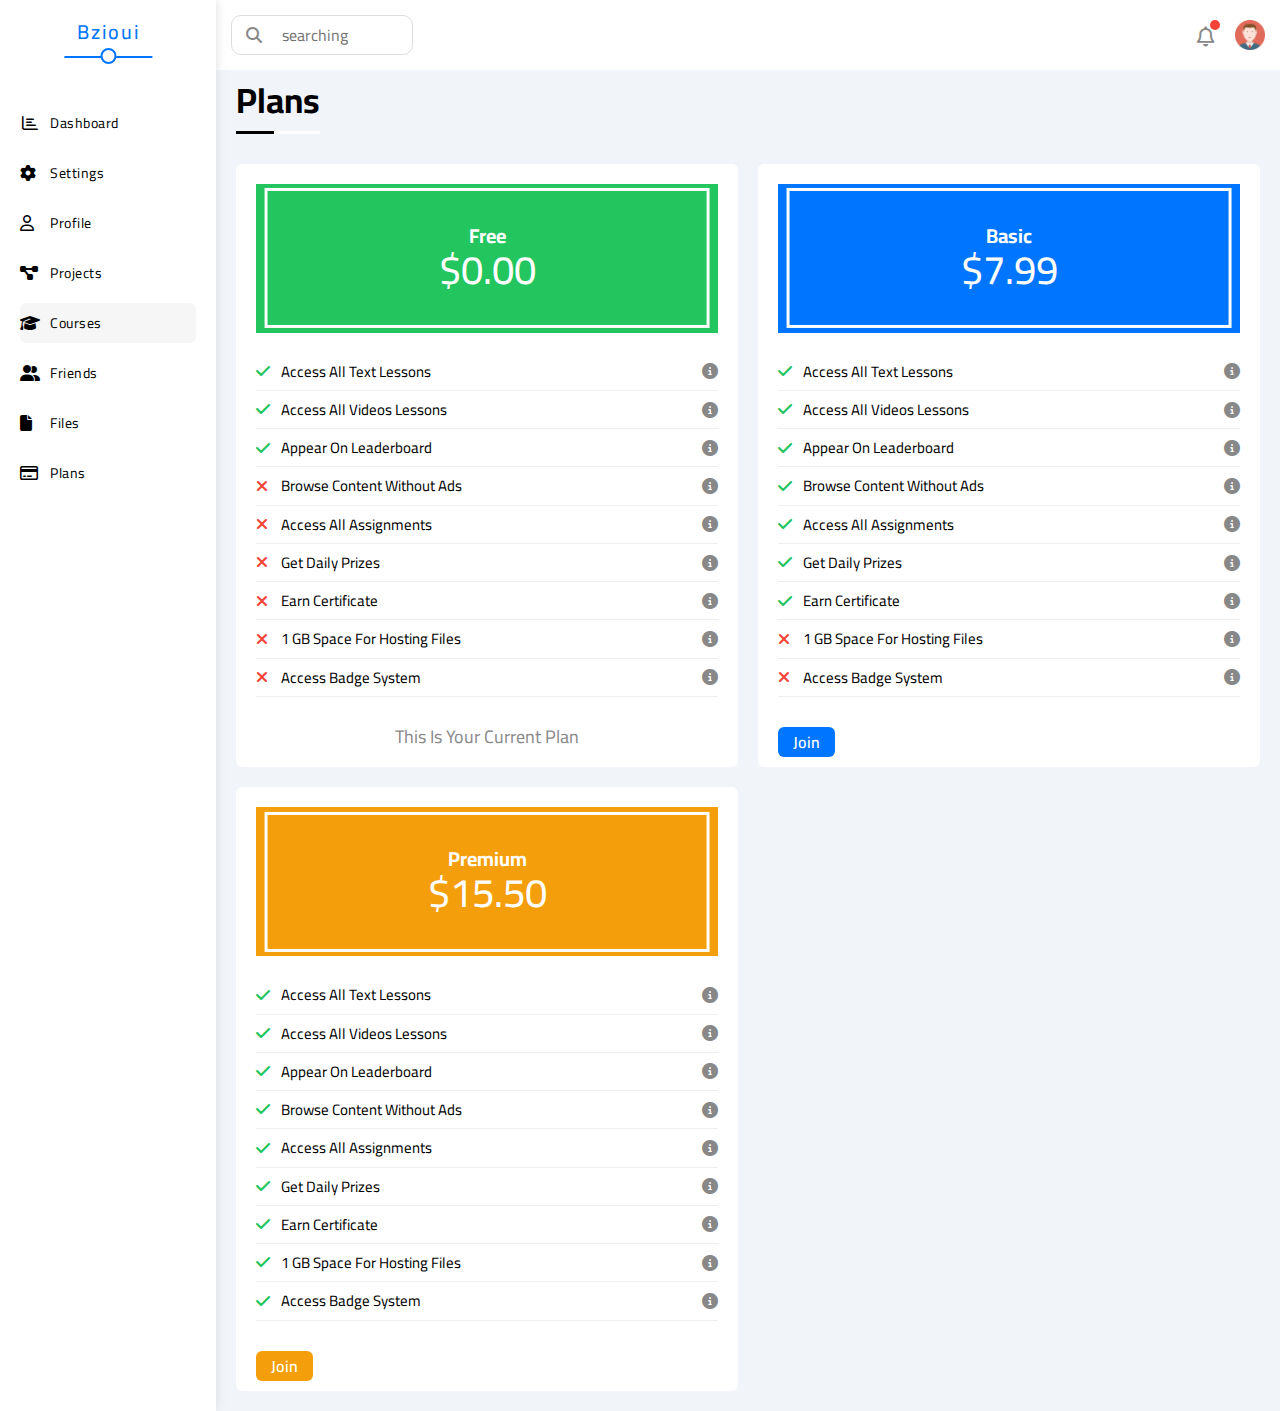
<file: plans.html>
<!DOCTYPE html>
<html lang="en">

<head>
    <meta charset="UTF-8">
    <meta name="viewport" content="width=device-width, initial-scale=1.0">
    <link rel="stylesheet" href="css/style.css">
    <link rel="stylesheet" href="css/normalize.css">
    <!-- Font Awesome -->
    <link rel="stylesheet" href="css/all.min.css" />
    <!-- Google Fonts -->
    <link rel="preconnect" href="https://fonts.googleapis.com" />
    <link rel="preconnect" href="https://fonts.gstatic.com" crossorigin />
    <link href="https://fonts.googleapis.com/css2?family=Cairo:wght@300;400;700&display=swap" rel="stylesheet" />
    <title>Plans II</title>
</head>
<div class="pages">
    <div class="sidbar">
        <h1>Bzioui</h1>
        <ul>
            <li>
                <i class="fa-regular fa-chart-bar fa-fw"></i>
                <a href="index.html"><span>Dashboard</span></a>
            </li>
            <li>
                <i class="fa-solid fa-gear"></i>
                <a href="Settings.html"><span>Settings</span></a>
            </li>
            <li>
                <i class="fa-regular fa-user"></i>
                <a href="profile.html"><span>Profile</span></a>
            </li>
            <li>
                <i class="fa-solid fa-diagram-project"></i>
                <a href="Projects.html"><span>Projects</span></a>
            </li>
            <li class="active">
                <i class="fa-solid fa-graduation-cap"></i>
                <a href="Courses.html"><span>Courses</span></a>
            </li>
            <li>
                <i class="fa-solid fa-user-group"></i>
                <a href="Friend.html"><span>Friends</span></a>
            </li>
            <li>
                <i class="fa-solid fa-file"></i>
                <a href="Files.html"><span>Files</span></a>
            </li>
            <li>
                <i class="fa-regular fa-credit-card"></i>
                <a href="plans.html"><span>Plans</span></a>
            </li>
        </ul>
    </div>
    <div class="content">
        <div class="header">
            <i class="fa-solid fa-magnifying-glass">
                <div class="input">
                    <input type="search" placeholder="searching">
                </div>
            </i>

            <div class="header-left">
                <div class="berger-icon">
                    <span></span>
                    <span></span>
                    <span></span>
                    <ul>
                        <li>
                            <i class="fa-regular fa-chart-bar fa-fw"></i>
                            <a href="dashboard.html">Dashboard</a>
                        </li>
                        <li>
                            <i class="fa-solid fa-gear"></i>
                            <a href="settings.html">Settings</a>
                        </li>
                        <li>
                            <i class="fa-regular fa-user"></i>
                            <a href="profile.html">Profile</a>
                        </li>
                        <li>
                            <i class="fa-solid fa-diagram-project"></i>
                            <a href="projects.html">Projects</a>
                        </li>
                        <li>
                            <i class="fa-solid fa-graduation-cap"></i>
                            <a href="courses.html">Courses</a>
                        </li>
                        <li>
                            <i class="fa-solid fa-user-group"></i>
                            <a href="friend.html">Friends</a>
                        </li>
                        <li>
                            <i class="fa-solid fa-file"></i>
                            <a href="files.html">Files</a>
                        </li>
                        <li class="active">
                            <i class="fa-regular fa-credit-card"></i>
                            <a href="plans.html">Plans</a>
                        </li>
                    </ul>
                </div>
                <div class="serch-bar">
                    <i class="fa-solid fa-magnifying-glass"></i>
                    <input type="search" placeholder="searching">
                </div>

            </div>

            <div class="icons">
                <div class="notifi">
                    <i class="fa-regular fa-bell"></i>
                    <div class="notifi-bar">
                        <div class="main-head">Notification</div>
                        <div class="notifi-row" timing="Just Now">
                            <img src="imgs/team-01.png">
                            <div class="notifi-info">
                                <h3>Said Bzioui</h2>
                                    <p>react to your post</p>
                                    <h4>How To Make Your First...</h4>
                            </div>
                        </div>
                        <div class="notifi-row" timing="1day ago">
                            <img src="imgs/team-02.png">
                            <div class="notifi-info">
                                <h3>Imrane Onahi</h2>
                                    <p>react to your post</p>
                                    <h4>How To Make Your First...</h4>
                            </div>
                        </div>

                        <div class="notifi-row" timing="02 mins ago">
                            <img src="imgs/team-03.png">
                            <div class="notifi-info">
                                <h3>Nada Achaari</h3>
                                <p>react to your post</p>
                                <h4>How To Make Your First...</h4>
                            </div>
                        </div>

                        <div class="notifi-row" timing="2 Month ago">
                            <img src="imgs/team-04.png">
                            <div class="notifi-info">
                                <h3>Hanae Sghayr</h3>
                                <p>react to your post</p>
                                <h4>How To Make Your First...</h4>
                            </div>
                        </div>


                        <div class="notifi-row" timing="22 days ago">
                            <img src="imgs/team-05.png">
                            <div class="notifi-info">
                                <h3>ilyass Elmousaoui</h3>
                                <p>react to your post</p>
                                <h4>How To Make Your First...</h4>
                            </div>
                        </div>
                        <div class="btn">
                            <a href="#">View all</a>
                        </div>
                    </div>
                </div>
                <img src="imgs/avatar.png" width="50px" alt="">
            </div>
        </div>
        <div class="container">
            <h1>Plans</h1>
            <div class="plans-grid">

                <!-- :::::::: box  1::::::::  -->
                <div class="plan box">
                    <div class="plan-custom bg-green">
                        <h2>Free</h2>
                        <span>$0.00</span>
                    </div>
                    <div class="featur-row available">
                        <p>Access All Text Lessons</p>
                        <i class="fa-solid fa-circle-info help"></i>
                    </div>
                    <div class="featur-row available">
                        <p>Access All Videos Lessons</p>
                        <i class="fa-solid fa-circle-info help"></i>
                    </div>
                    <div class="featur-row available">
                        <p>Appear On Leaderboard</p>
                        <i class="fa-solid fa-circle-info help"></i>
                    </div>
                    <div class="featur-row unvailable">
                        <p>Browse Content Without Ads</p>
                        <i class="fa-solid fa-circle-info help"></i>
                    </div>
                    <div class="featur-row unvailable">
                        <p>Access All Assignments</p>
                        <i class="fa-solid fa-circle-info help"></i>
                    </div>
                    <div class="featur-row unvailable">
                        <p>Get Daily Prizes</p>
                        <i class="fa-solid fa-circle-info help"></i>
                    </div>
                    <div class="featur-row unvailable">
                        <p>Earn Certificate</p>
                        <i class="fa-solid fa-circle-info help"></i>
                    </div>
                    <div class="featur-row unvailable">
                        <p>1 GB Space For Hosting Files</p>
                        <i class="fa-solid fa-circle-info help"></i>
                    </div>
                    <div class="featur-row unvailable">
                        <p>Access Badge System</p>
                        <i class="fa-solid fa-circle-info help"></i>
                    </div>
                    <div class="free">
                        <span>This Is Your Current Plan</span>
                    </div>

                </div>

                <!-- :::::::: box  2::::::::  -->

                <div class="plan box">
                    <div class="plan-custom bg-blue">
                        <h2>Basic</h2>
                        <span>$7.99</span>
                    </div>
                    <div class="featur-row available">
                        <p>Access All Text Lessons</p>
                        <i class="fa-solid fa-circle-info help"></i>
                    </div>
                    <div class="featur-row available">
                        <p>Access All Videos Lessons</p>
                        <i class="fa-solid fa-circle-info help"></i>
                    </div>
                    <div class="featur-row available">
                        <p>Appear On Leaderboard</p>
                        <i class="fa-solid fa-circle-info help"></i>
                    </div>
                    <div class="featur-row available">
                        <p>Browse Content Without Ads</p>
                        <i class="fa-solid fa-circle-info help"></i>
                    </div>
                    <div class="featur-row available">
                        <p>Access All Assignments</p>
                        <i class="fa-solid fa-circle-info help"></i>
                    </div>
                    <div class="featur-row available">
                        <p>Get Daily Prizes</p>
                        <i class="fa-solid fa-circle-info help"></i>
                    </div>
                    <div class="featur-row available">
                        <p>Earn Certificate</p>
                        <i class="fa-solid fa-circle-info help"></i>
                    </div>
                    <div class="featur-row unvailable">
                        <p>1 GB Space For Hosting Files</p>
                        <i class="fa-solid fa-circle-info help"></i>
                    </div>
                    <div class="featur-row unvailable">
                        <p>Access Badge System</p>
                        <i class="fa-solid fa-circle-info help"></i>
                    </div>
                    <div class="basic">
                        <a href="#"> Join</a>
                    </div>

                </div>
                <!-- :::::::: box  3::::::::  -->

                <div class="plan box">
                    <div class="plan-custom bg-orange">
                        <h2>Premium</h2>
                        <span>$15.50</span>
                    </div>
                    <div class="featur-row available">
                        <p>Access All Text Lessons</p>
                        <i class="fa-solid fa-circle-info help"></i>
                    </div>
                    <div class="featur-row available">
                        <p>Access All Videos Lessons</p>
                        <i class="fa-solid fa-circle-info help"></i>
                    </div>
                    <div class="featur-row available">
                        <p>Appear On Leaderboard</p>
                        <i class="fa-solid fa-circle-info help"></i>
                    </div>
                    <div class="featur-row available">
                        <p>Browse Content Without Ads</p>
                        <i class="fa-solid fa-circle-info help"></i>
                    </div>
                    <div class="featur-row available">
                        <p>Access All Assignments</p>
                        <i class="fa-solid fa-circle-info help"></i>
                    </div>
                    <div class="featur-row available">
                        <p>Get Daily Prizes</p>
                        <i class="fa-solid fa-circle-info help"></i>
                    </div>
                    <div class="featur-row available">
                        <p>Earn Certificate</p>
                        <i class="fa-solid fa-circle-info help"></i>
                    </div>
                    <div class="featur-row available">
                        <p>1 GB Space For Hosting Files</p>
                        <i class="fa-solid fa-circle-info help"></i>
                    </div>
                    <div class="featur-row available">
                        <p>Access Badge System</p>
                        <i class="fa-solid fa-circle-info help"></i>
                    </div>

                    <div class="premium">
                        <a href="#"> Join</a>
                    </div>
                </div>












            </div>
        </div>

        <body>
            <script src="./app.js"></script>
        </body>

</html>
</file>
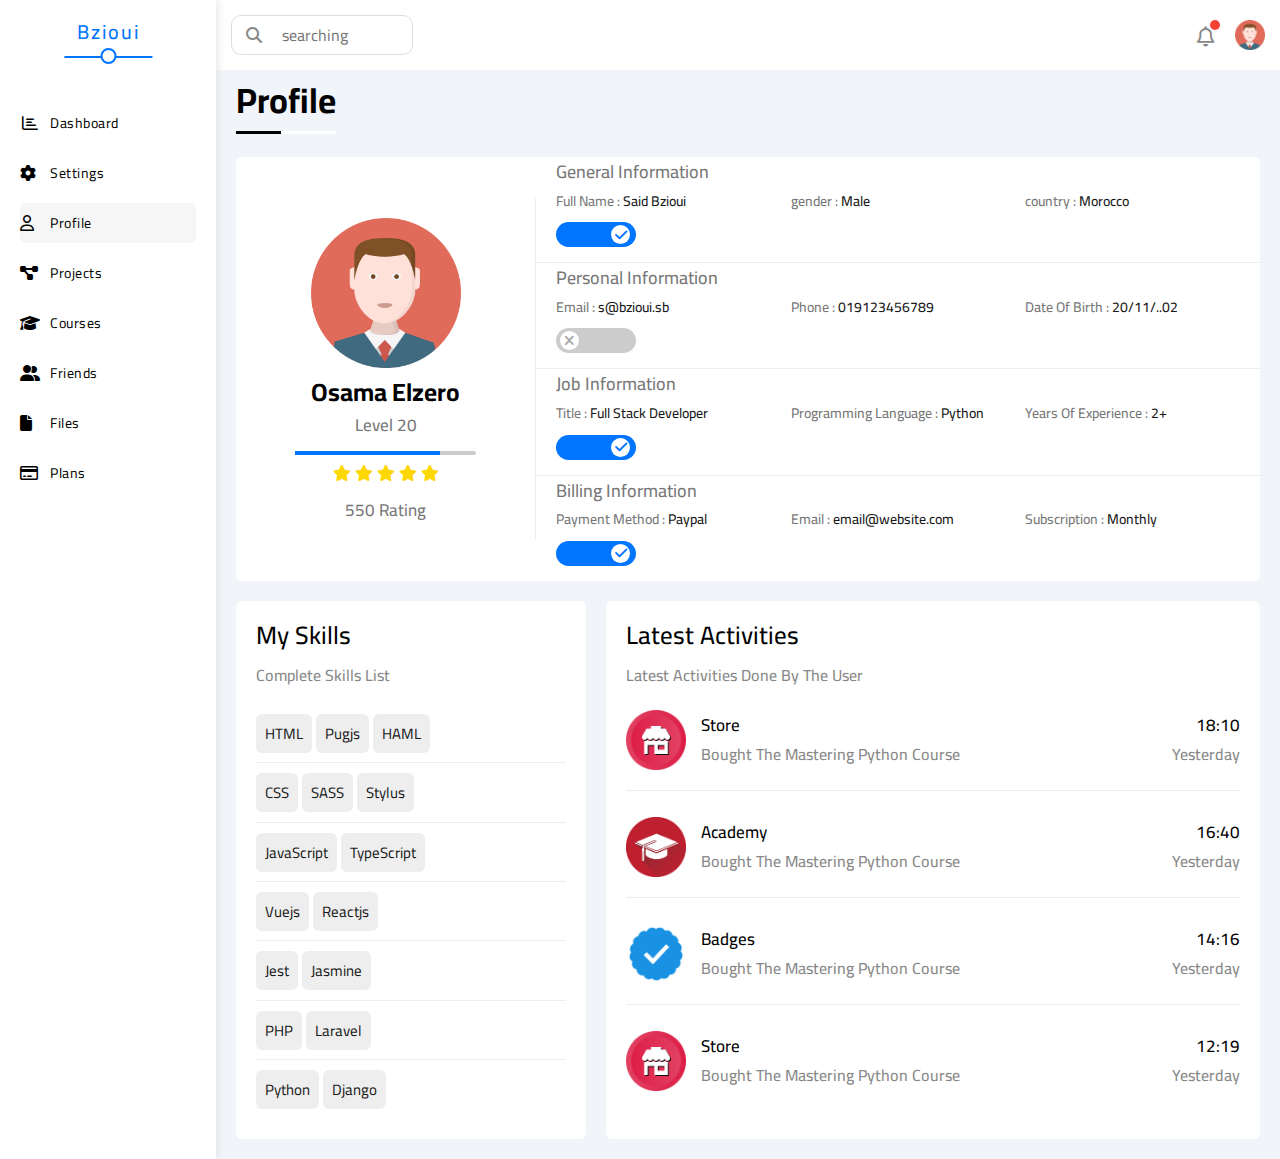
<file: profile.html>
<!DOCTYPE html>
<html lang="en">

<head>
    <meta charset="UTF-8">
    <meta name="viewport" content="width=device-width, initial-scale=1.0">
    <link rel="stylesheet" href="css/style.css">
    <link rel="stylesheet" href="css/normalize.css">
    <!-- Font Awesome -->
    <link rel="stylesheet" href="css/all.min.css" />
    <!-- Google Fonts -->
    <link rel="preconnect" href="https://fonts.googleapis.com" />
    <link rel="preconnect" href="https://fonts.gstatic.com" crossorigin />
    <link href="https://fonts.googleapis.com/css2?family=Cairo:wght@300;400;700&display=swap" rel="stylesheet" />
    <title>Profile II</title>
</head>
<div class="pages">
    <div class="sidbar">
        <h1>Bzioui</h1>
        <ul>
            <li>
                <i class="fa-regular fa-chart-bar fa-fw"></i>
                <a href="dashboard.html"><span>Dashboard</span></a>
            </li>
            <li>
                <i class="fa-solid fa-gear"></i>
                <a href="settings.html"><span>Settings</span></a>
            </li>
            <li class="active">
                <i class="fa-regular fa-user"></i>
                <a href="profile.html"><span>Profile</span></a>
            </li>
            <li>
                <i class="fa-solid fa-diagram-project"></i>
                <a href="projects.html"><span>Projects</span></a>
            </li>
            <li>
                <i class="fa-solid fa-graduation-cap"></i>
                <a href="courses.html"><span>Courses</span></a>
            </li>
            <li>
                <i class="fa-solid fa-user-group"></i>
                <a href="friend.html"><span>Friends</span></a>
            </li>
            <li>
                <i class="fa-solid fa-file"></i>
                <a href="files.html"><span>Files</span></a>
            </li>
            <li>
                <i class="fa-regular fa-credit-card"></i>
                <a href="plans.html"><span>Plans</span></a>
            </li>
        </ul>
    </div>
    <div class="content">
        <div class="header">
            <i class="fa-solid fa-magnifying-glass">
                <div class="input">
                    <input type="search" placeholder="searching">
                </div>
            </i>

            <div class="header-left">
                <div class="berger-icon">
                    <span></span>
                    <span></span>
                    <span></span>
                    <ul>
                        <li>
                            <i class="fa-regular fa-chart-bar fa-fw"></i>
                            <a href="dashboard.html">Dashboard</a>
                        </li>
                        <li>
                            <i class="fa-solid fa-gear"></i>
                            <a href="settings.html">Settings</a>
                        </li>
                        <li class="active">
                            <i class="fa-regular fa-user"></i>
                            <a href="profile.html">Profile</a>
                        </li>
                        <li>
                            <i class="fa-solid fa-diagram-project"></i>
                            <a href="projects.html">Projects</a>
                        </li>
                        <li>
                            <i class="fa-solid fa-graduation-cap"></i>
                            <a href="courses.html">Courses</a>
                        </li>
                        <li>
                            <i class="fa-solid fa-user-group"></i>
                            <a href="friend.html">Friends</a>
                        </li>
                        <li>
                            <i class="fa-solid fa-file"></i>
                            <a href="files.html">Files</a>
                        </li>
                        <li>
                            <i class="fa-regular fa-credit-card"></i>
                            <a href="plans.html">Plans</a>
                        </li>
                    </ul>
                </div>
                <div class="serch-bar">
                    <i class="fa-solid fa-magnifying-glass"></i>
                    <input type="search" placeholder="searching">
                </div>

            </div>

            <div class="icons">
                <div class="notifi">
                    <i class="fa-regular fa-bell"></i>
                    <div class="notifi-bar">
                        <div class="main-head">Notification</div>
                        <div class="notifi-row" timing="Just Now">
                            <img src="imgs/team-01.png">
                            <div class="notifi-info">
                                <h3>Said Bzioui</h2>
                                    <p>react to your post</p>
                                    <h4>How To Make Your First...</h4>
                            </div>
                        </div>
                        <div class="notifi-row" timing="1day ago">
                            <img src="imgs/team-02.png">
                            <div class="notifi-info">
                                <h3>Imrane Onahi</h2>
                                    <p>react to your post</p>
                                    <h4>How To Make Your First...</h4>
                            </div>
                        </div>

                        <div class="notifi-row" timing="02 mins ago">
                            <img src="imgs/team-03.png">
                            <div class="notifi-info">
                                <h3>Nada Achaari</h3>
                                <p>react to your post</p>
                                <h4>How To Make Your First...</h4>
                            </div>
                        </div>

                        <div class="notifi-row" timing="2 Month ago">
                            <img src="imgs/team-04.png">
                            <div class="notifi-info">
                                <h3>Hanae Sghayr</h3>
                                <p>react to your post</p>
                                <h4>How To Make Your First...</h4>
                            </div>
                        </div>


                        <div class="notifi-row" timing="22 days ago">
                            <img src="imgs/team-05.png">
                            <div class="notifi-info">
                                <h3>ilyass Elmousaoui</h3>
                                <p>react to your post</p>
                                <h4>How To Make Your First...</h4>
                            </div>
                        </div>
                        <div class="btn">
                            <a href="#">View all</a>
                        </div>
                    </div>
                </div>
                <img src="imgs/avatar.png" width="50px" alt="">
            </div>
        </div>
        <div class="container">
            <h1>Profile</h1>
            <div class="profile-info">
                <div class="right-part">
                    <img src="imgs/avatar.png">
                    <h1>Osama Elzero</h1>
                    <h4>Level 20</h4>
                    <div class="prog-ress"><span style="width: 80%;"></span></div>
                    <div class="rating">
                        <i class="fa-solid fa-star "></i>
                        <i class="fa-solid fa-star "></i>
                        <i class="fa-solid fa-star "></i>
                        <i class="fa-solid fa-star "></i>
                        <i class="fa-solid fa-star "></i>
                    </div>
                    <p>550 Rating</p>

                </div>
                <div class="left-part">
                    <div class="left-row">
                        <h4>General Information</h4>
                        <div class="p-info">
                            <h4><span>Full Name :</span> Said Bzioui </h4>
                            <h4><span>gender :</span> Male</h4>
                            <h4><span>country :</span> Morocco</h4>
                        </div>
                        <label>
                            <input class="check-input" type="checkbox" checked>
                            <div class="on-off"></div>
                        </label>
                    </div>


                    <div class="left-row">
                        <h4>Personal Information</h4>
                        <div class="p-info">
                            <h4><span>Email :</span> s@bzioui.sb</h4>
                            <h4><span>Phone :</span> 019123456789</h4>
                            <h4><span>Date Of Birth :</span> 20/11/..02</h4>
                        </div>
                        <label>
                            <input class="check-input" type="checkbox">
                            <div class="on-off"></div>
                        </label>
                    </div>


                    <div class="left-row">
                        <h4>Job Information</h4>
                        <div class="p-info">
                            <h4><span>Title :</span> Full Stack Developer</h4>
                            <h4><span>Programming Language :</span> Python</h4>
                            <h4><span>Years Of Experience :</span> 2+</h4>
                        </div>
                        <label>
                            <input class="check-input" type="checkbox" checked>
                            <div class="on-off"></div>
                        </label>
                    </div>

                    <div class="left-row">
                        <h4>Billing Information</h4>
                        <div class="p-info">
                            <h4><span>Payment Method :</span> Paypal </h4>
                            <h4><span>Email :</span> email@website.com</h4>
                            <h4><span>Subscription :</span> Monthly</h4>
                        </div>
                        <label>
                            <input class="check-input" type="checkbox" checked>
                            <div class="on-off"></div>
                        </label>

                    </div>



                </div>

            </div>
            <div class="profile-s-a">
                <div class="skills box">
                    <h3 class="set-title">My Skills</h3>
                    <p>Complete Skills List</p>

                    <div class="skill-row">
                        <span>HTML</span>
                        <span>Pugjs</span>
                        <span>HAML</span>
                    </div>
                    <div class="skill-row">
                        <span>CSS</span>
                        <span>SASS</span>
                        <span>Stylus</span>
                    </div>
                    <div class="skill-row">
                        <span>JavaScript</span>
                        <span>TypeScript</span>
                    </div>
                    <div class="skill-row">
                        <span>Vuejs</span>
                        <span>Reactjs</span>

                    </div>
                    <div class="skill-row">
                        <span>Jest</span>
                        <span>Jasmine</span>

                    </div>
                    <div class="skill-row">
                        <span>PHP</span>
                        <span>Laravel</span>
                    </div>
                    <div class="skill-row">
                        <span>Python</span>
                        <span>Django</span>
                    </div>

                </div>
                <div class="activities box">
                    <h3 class="set-title">Latest Activities</h3>
                    <p>Latest Activities Done By The User</p>


                    <div class="act-row">
                        <div class="right-p">
                            <img src="imgs/activity-01.png" alt="">
                            <div class="name-info">
                                <h3>Store</h3>
                                <p>Bought The Mastering Python Course</p>
                            </div>
                        </div>
                        <div class="left-p">
                            <h3>18:10</h3>
                            <p>Yesterday</p>
                        </div>
                    </div>


                    <div class="act-row">
                        <div class="right-p">
                            <img src="imgs/activity-02.png" alt="">
                            <div class="name-info">
                                <h3>Academy</h3>
                                <p>Bought The Mastering Python Course</p>
                            </div>
                        </div>
                        <div class="left-p">
                            <h3>16:40</h3>
                            <p>Yesterday</p>
                        </div>
                    </div>


                    <div class="act-row">
                        <div class="right-p">
                            <img src="imgs/activity-03.png" alt="">
                            <div class="name-info">
                                <h3>Badges</h3>
                                <p>Bought The Mastering Python Course</p>
                            </div>
                        </div>
                        <div class="left-p">
                            <h3>14:16</h3>
                            <p>Yesterday</p>
                        </div>
                    </div>


                    <div class="act-row">
                        <div class="right-p">
                            <img src="imgs/activity-01.png" alt="">
                            <div class="name-info">
                                <h3>Store</h3>
                                <p>Bought The Mastering Python Course</p>
                            </div>
                        </div>
                        <div class="left-p">
                            <h3>12:19</h3>
                            <p>Yesterday</p>
                        </div>
                    </div>

                </div>
            </div>




        </div>



        <body>
            <script src="./app.js"></script>
        </body>

</html>
</file>
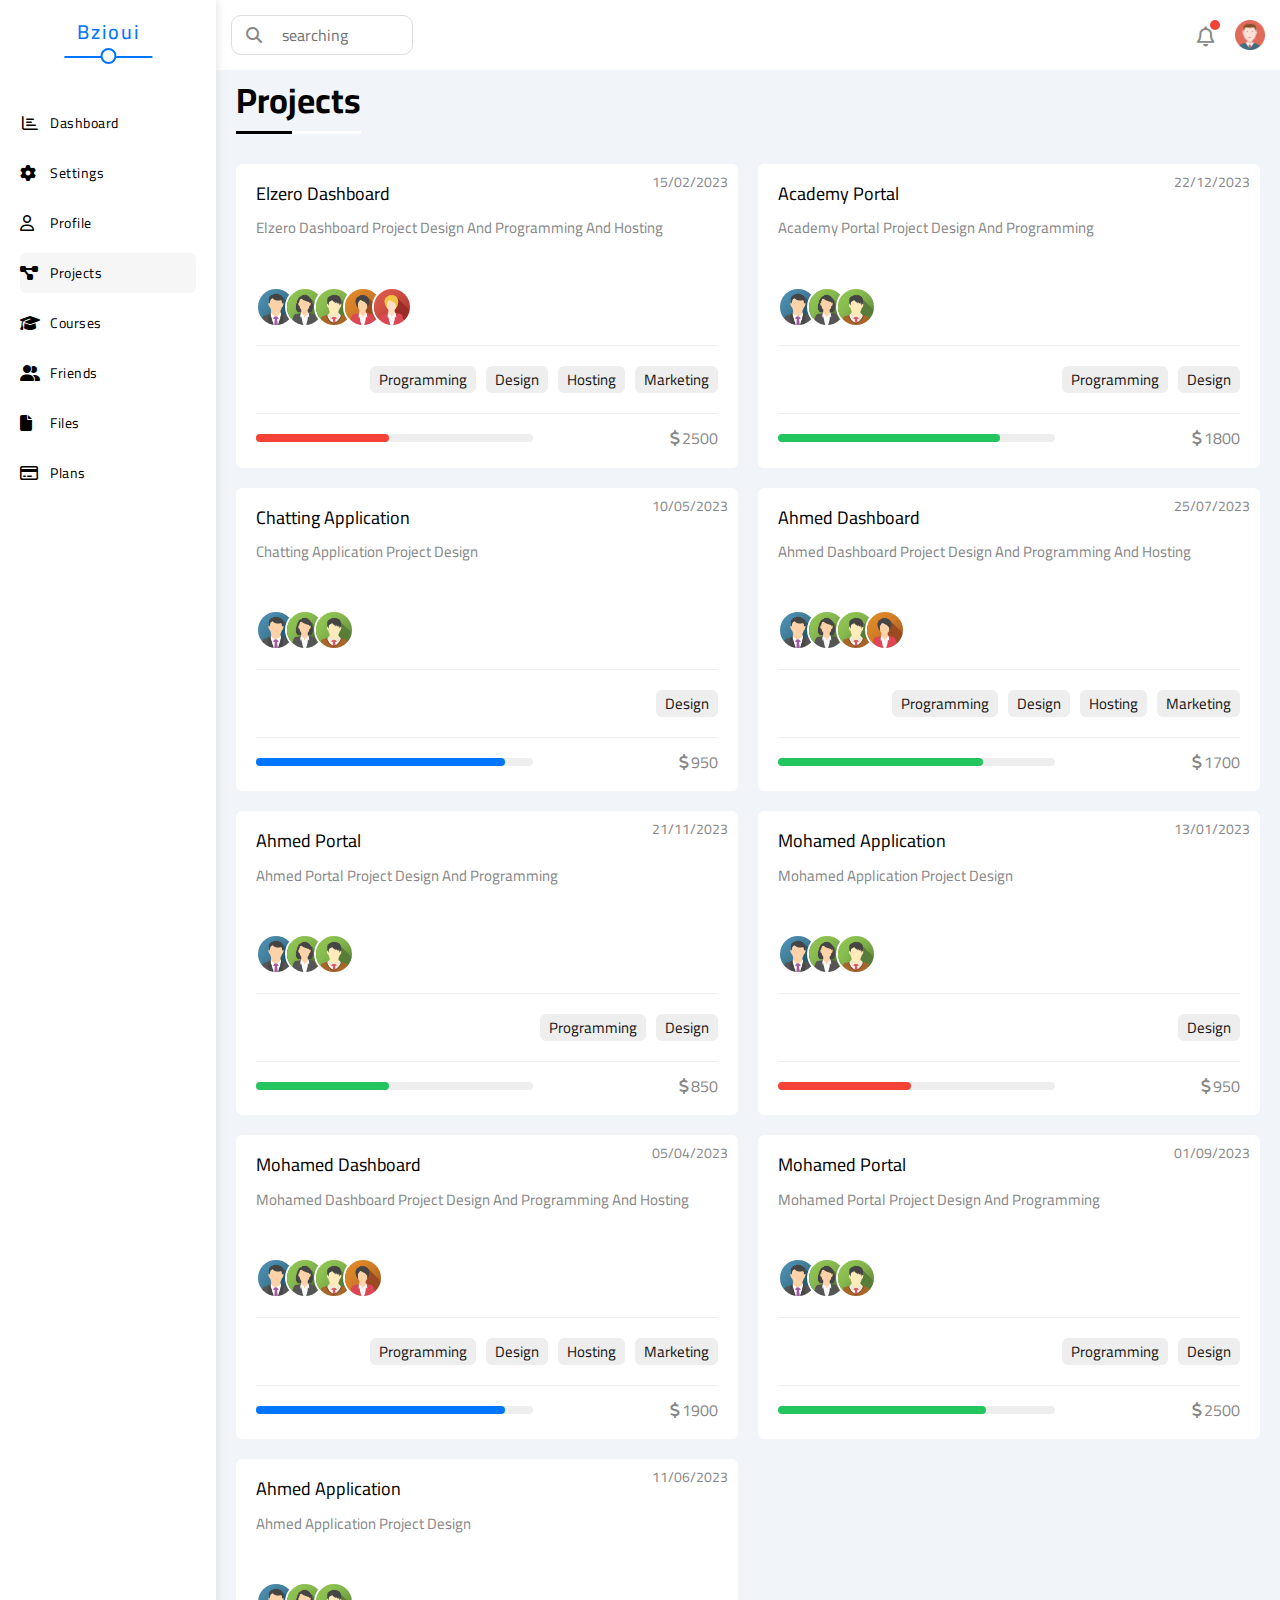
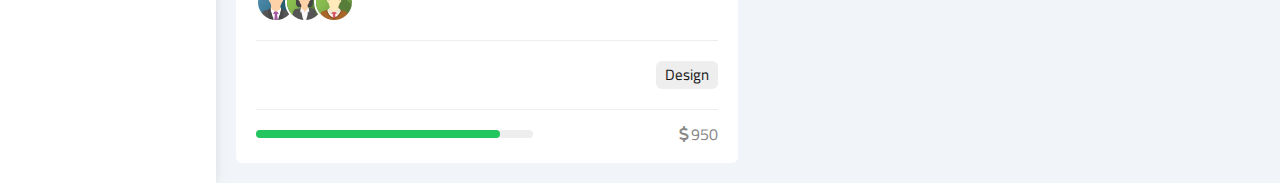
<file: Projects.html>
<!DOCTYPE html>
<html lang="en">

<head>
    <meta charset="UTF-8">
    <meta name="viewport" content="width=device-width, initial-scale=1.0">
    <link rel="stylesheet" href="css/style.css">
    <link rel="stylesheet" href="css/normalize.css">
    <!-- Font Awesome -->
    <link rel="stylesheet" href="css/all.min.css" />
    <!-- Google Fonts -->
    <link rel="preconnect" href="https://fonts.googleapis.com" />
    <link rel="preconnect" href="https://fonts.gstatic.com" crossorigin />
    <link href="https://fonts.googleapis.com/css2?family=Cairo:wght@300;400;700&display=swap" rel="stylesheet" />
    <title>Projects II</title>
</head>
<div class="pages">
    <div class="sidbar">
        <h1>Bzioui</h1>
        <ul>
            <li>
                <i class="fa-regular fa-chart-bar fa-fw"></i>
                <a href="dashboard.html"><span>Dashboard</span></a>
            </li>
            <li>
                <i class="fa-solid fa-gear"></i>
                <a href="settings.html"><span>Settings</span></a>
            </li>
            <li>
                <i class="fa-regular fa-user"></i>
                <a href="profile.html"><span>Profile</span></a>
            </li>
            <li class="active">
                <i class="fa-solid fa-diagram-project"></i>
                <a href="projects.html"><span>Projects</span></a>
            </li>
            <li>
                <i class="fa-solid fa-graduation-cap"></i>
                <a href="courses.html"><span>Courses</span></a>
            </li>
            <li>
                <i class="fa-solid fa-user-group"></i>
                <a href="friend.html"><span>Friends</span></a>
            </li>
            <li>
                <i class="fa-solid fa-file"></i>
                <a href="files.html"><span>Files</span></a>
            </li>
            <li>
                <i class="fa-regular fa-credit-card"></i>
                <a href="plans.html"><span>Plans</span></a>
            </li>
        </ul>
    </div>
    <div class="content">
        <div class="header">
            <i class="fa-solid fa-magnifying-glass">
                <div class="input">
                    <input type="search" placeholder="searching">
                </div>
            </i>

            <div class="header-left">
                <div class="berger-icon">
                    <span></span>
                    <span></span>
                    <span></span>
                    <ul>
                        <li>
                            <i class="fa-regular fa-chart-bar fa-fw"></i>
                            <a href="dashboard.html">Dashboard</a>
                        </li>
                        <li>
                            <i class="fa-solid fa-gear"></i>
                            <a href="settings.html">Settings</a>
                        </li>
                        <li>
                            <i class="fa-regular fa-user"></i>
                            <a href="profile.html">Profile</a>
                        </li>
                        <li class="active">
                            <i class="fa-solid fa-diagram-project"></i>
                            <a href="projects.html">Projects</a>
                        </li>
                        <li>
                            <i class="fa-solid fa-graduation-cap"></i>
                            <a href="courses.html">Courses</a>
                        </li>
                        <li>
                            <i class="fa-solid fa-user-group"></i>
                            <a href="friend.html">Friends</a>
                        </li>
                        <li>
                            <i class="fa-solid fa-file"></i>
                            <a href="files.html">Files</a>
                        </li>
                        <li>
                            <i class="fa-regular fa-credit-card"></i>
                            <a href="plans.html">Plans</a>
                        </li>
                    </ul>
                </div>
                <div class="serch-bar">
                    <i class="fa-solid fa-magnifying-glass"></i>
                    <input type="search" placeholder="searching">
                </div>

            </div>

            <div class="icons">
                <div class="notifi">
                    <i class="fa-regular fa-bell"></i>
                    <div class="notifi-bar">
                        <div class="main-head">Notification</div>
                        <div class="notifi-row" timing="Just Now">
                            <img src="imgs/team-01.png">
                            <div class="notifi-info">
                                <h3>Said Bzioui</h2>
                                    <p>react to your post</p>
                                    <h4>How To Make Your First...</h4>
                            </div>
                        </div>
                        <div class="notifi-row" timing="1day ago">
                            <img src="imgs/team-02.png">
                            <div class="notifi-info">
                                <h3>Imrane Onahi</h2>
                                    <p>react to your post</p>
                                    <h4>How To Make Your First...</h4>
                            </div>
                        </div>

                        <div class="notifi-row" timing="02 mins ago">
                            <img src="imgs/team-03.png">
                            <div class="notifi-info">
                                <h3>Nada Achaari</h3>
                                <p>react to your post</p>
                                <h4>How To Make Your First...</h4>
                            </div>
                        </div>

                        <div class="notifi-row" timing="2 Month ago">
                            <img src="imgs/team-04.png">
                            <div class="notifi-info">
                                <h3>Hanae Sghayr</h3>
                                <p>react to your post</p>
                                <h4>How To Make Your First...</h4>
                            </div>
                        </div>


                        <div class="notifi-row" timing="22 days ago">
                            <img src="imgs/team-05.png">
                            <div class="notifi-info">
                                <h3>ilyass Elmousaoui</h3>
                                <p>react to your post</p>
                                <h4>How To Make Your First...</h4>
                            </div>
                        </div>
                        <div class="btn">
                            <a href="#">View all</a>
                        </div>
                    </div>
                </div>
                <img src="imgs/avatar.png" width="50px" alt="">
            </div>
        </div>
        <div class="container">
            <h1>Projects</h1>
            <div class="grid-box">




                <!-- :::::::: box 1 ::::::::  -->
                <div class="team-projects box" date="15/02/2023">
                    <h3>Elzero Dashboard</h3>
                    <p>Elzero Dashboard Project Design And Programming And Hosting</p>
                    <div class="images">
                        <img src="imgs/team-01.png">
                        <img src="imgs/team-02.png">
                        <img src="imgs/team-03.png">
                        <img src="imgs/team-04.png">
                        <img src="imgs/team-05.png">
                    </div>
                    <div class="tools">
                        <span>Programming</span>
                        <span>Design</span>
                        <span>Hosting</span>
                        <span>Marketing</span>
                    </div>
                    <div class="progressing">
                        <div><span  class="bg-red" style="width: 48%;"></span>
                        </div>
                        <span class="price"><i class="fa-solid fa-dollar-sign"></i>2500</span>
                    </div>
                </div>
                <!-- :::::::: box  2::::::::  -->
                <div class="team-projects box" date="22/12/2023">
                    <h3>Academy Portal </h3>
                    <p>Academy Portal Project Design And Programming</p>
                    <div class="images">
                        <img src="imgs/team-01.png">
                        <img src="imgs/team-02.png">
                        <img src="imgs/team-03.png">

                    </div>
                    <div class="tools">
                        <span>Programming</span>
                        <span>Design</span>

                    </div>
                    <div class="progressing">
                        <div><span class="bg-green" style="width: 80%;" ></span>
                        </div>
                        <span class="price"><i class="fa-solid fa-dollar-sign"></i>1800</span>
                    </div>
                </div>
                <!-- :::::::: box 3 ::::::::  -->
                <div class="team-projects box" date="10/05/2023">
                    <h3>Chatting Application</h3>
                    <p>Chatting Application Project Design</p>
                    <div class="images">
                        <img src="imgs/team-01.png">
                        <img src="imgs/team-02.png">
                        <img src="imgs/team-03.png">
                
                    </div>
                    <div class="tools">
                        <span>Design</span>
                    </div>
                    <div class="progressing">
                        <div><span  class="bg-blue" style="width: 90%;"></span>
                        </div>
                        <span class="price"><i class="fa-solid fa-dollar-sign"></i>950</span>
                    </div>
                </div>
                <!-- :::::::: box 4 ::::::::  -->
                <div class="team-projects box" date="25/07/2023">
                    <h3>Ahmed Dashboard</h3>
                    <p>Ahmed Dashboard Project Design And Programming And Hosting</p>
                    <div class="images">
                        <img src="imgs/team-01.png">
                        <img src="imgs/team-02.png">
                        <img src="imgs/team-03.png">
                        <img src="imgs/team-04.png">

                    </div>
                    <div class="tools">
                        <span>Programming</span>
                        <span>Design</span>
                        <span>Hosting</span>
                        <span>Marketing</span>
                    </div>
                    <div class="progressing">
                        <div><span  class="bg-green" style="width: 74%;"></span>
                        </div>
                        <span class="price"><i class="fa-solid fa-dollar-sign"></i>1700</span>
                    </div>
                </div>
                <!-- :::::::: box 5 ::::::::  -->
                <div class="team-projects box" date="21/11/2023">
                    <h3>Ahmed Portal</h3>
                    <p>Ahmed Portal Project Design And Programming</p>
                    <div class="images">
                        <img src="imgs/team-01.png">
                        <img src="imgs/team-02.png">
                        <img src="imgs/team-03.png">
   
                    </div>
                    <div class="tools">
                        <span>Programming</span>
                        <span>Design</span>
            
                    </div>
                    <div class="progressing">
                        <div><span  class="bg-green" style="width: 48%;"></span>
                        </div>
                        <span class="price"><i class="fa-solid fa-dollar-sign"></i>850</span>
                    </div>
                </div>
                <!-- :::::::: box 6 ::::::::  -->
                <div class="team-projects box" date="13/01/2023">
                    <h3>Mohamed Application</h3>
                    <p>Mohamed Application Project Design</p>
                    <div class="images">
                        <img src="imgs/team-01.png">
                        <img src="imgs/team-02.png">
                        <img src="imgs/team-03.png">

                    </div>
                    <div class="tools">
                        <span>Design</span>
                    </div>
                    <div class="progressing">
                        <div><span  class="bg-red" style="width: 48%;"></span>
                        </div>
                        <span class="price"><i class="fa-solid fa-dollar-sign"></i>950</span>
                    </div>
                </div>
                <!-- :::::::: box 7 ::::::::  -->
                <div class="team-projects box" date="05/04/2023">
                    <h3>Mohamed Dashboard</h3>
                    <p>Mohamed Dashboard Project Design And Programming And Hosting</p>
                    <div class="images">
                        <img src="imgs/team-01.png">
                        <img src="imgs/team-02.png">
                        <img src="imgs/team-03.png">
                        <img src="imgs/team-04.png">
                    </div>
                    <div class="tools">
                        <span>Programming</span>
                        <span>Design</span>
                        <span>Hosting</span>
                        <span>Marketing</span>
                    </div>
                    <div class="progressing">
                        <div><span class="bg-blue" style="width: 90%;"></span>
                        </div>
                        <span class="price"><i class="fa-solid fa-dollar-sign"></i>1900</span>
                    </div>
                </div>
                <!-- :::::::: box 8 ::::::::  -->
                <div class="team-projects box" date="01/09/2023">
                    <h3>Mohamed Portal</h3>
                    <p>Mohamed Portal Project Design And Programming</p>
                    <div class="images">
                        <img src="imgs/team-01.png">
                        <img src="imgs/team-02.png">
                        <img src="imgs/team-03.png">
                
                    </div>
                    <div class="tools">
                        <span>Programming</span>
                        <span>Design</span>
                
                    </div>
                    <div class="progressing">
                        <div><span class="bg-green" style="width: 75%;"></span>
                        </div>
                        <span class="price"><i class="fa-solid fa-dollar-sign"></i>2500</span>
                    </div>
                </div>
                <!-- :::::::: box 9 ::::::::  -->

                <div class="team-projects box" date="11/06/2023">
                    <h3>Ahmed Application</h3>
                    <p>Ahmed Application Project Design</p>
                    <div class="images">
                        <img src="imgs/team-01.png">
                        <img src="imgs/team-02.png">
                        <img src="imgs/team-03.png">
               
                    </div>
                    <div class="tools">
                        <span>Design</span>
                    </div>
                    <div class="progressing">
                        <div><span class="bg-green" style="width: 88%;"></span>
                        </div>
                        <span class="price"><i class="fa-solid fa-dollar-sign"></i>950</span>
                    </div>
                </div>







            </div>

            <body>
                <script src="./app.js"></script>
            </body>

</html>
</file>
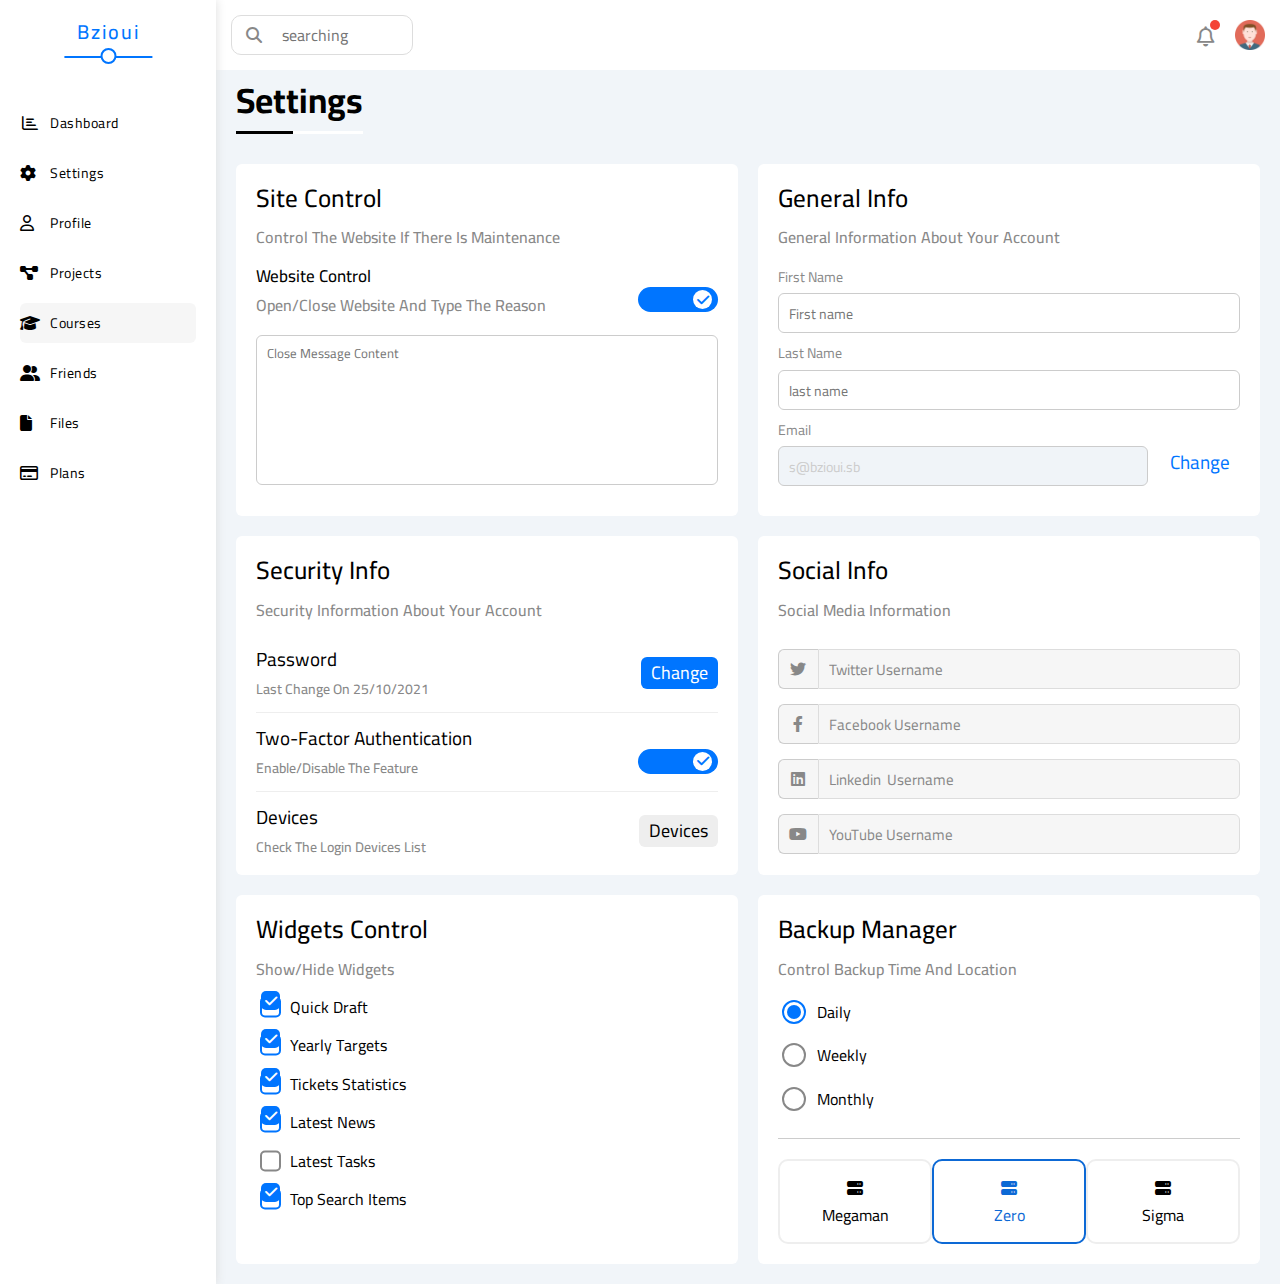
<file: Settings.html>
<!DOCTYPE html>
<html lang="en">

<head>
    <meta charset="UTF-8">
    <meta name="viewport" content="width=device-width, initial-scale=1.0">
    <link rel="stylesheet" href="css/style.css">
    <link rel="stylesheet" href="css/normalize.css">
    <!-- Font Awesome -->
    <link rel="stylesheet" href="css/all.min.css" />
    <!-- Google Fonts -->
    <link rel="preconnect" href="https://fonts.googleapis.com" />
    <link rel="preconnect" href="https://fonts.gstatic.com" crossorigin />
    <link href="https://fonts.googleapis.com/css2?family=Cairo:wght@300;400;700&display=swap" rel="stylesheet" />
    <title>Settings II</title>
</head>
<div class="pages">
    <div class="sidbar">
        <h1>Bzioui</h1>
         <ul>
            <li>
                <i class="fa-regular fa-chart-bar fa-fw"></i>
                <a href="index.html"><span>Dashboard</span></a>
            </li>
            <li>
                <i class="fa-solid fa-gear"></i>
                <a href="Settings.html"><span>Settings</span></a>
            </li>
            <li>
                <i class="fa-regular fa-user"></i>
                <a href="profile.html"><span>Profile</span></a>
            </li>
            <li>
                <i class="fa-solid fa-diagram-project"></i>
                <a href="Projects.html"><span>Projects</span></a>
            </li>
            <li class="active">
                <i class="fa-solid fa-graduation-cap"></i>
                <a href="Courses.html"><span>Courses</span></a>
            </li>
            <li>
                <i class="fa-solid fa-user-group"></i>
                <a href="Friend.html"><span>Friends</span></a>
            </li>
            <li>
                <i class="fa-solid fa-file"></i>
                <a href="Files.html"><span>Files</span></a>
            </li>
            <li>
                <i class="fa-regular fa-credit-card"></i>
                <a href="plans.html"><span>Plans</span></a>
            </li>
        </ul>
    </div>
    <div class="content">
        <div class="header">
            <i class="fa-solid fa-magnifying-glass">
                <div class="input">
                    <input type="search" placeholder="searching">
                </div>
            </i>

            <div class="header-left">
                <div class="berger-icon">
                    <span></span>
                    <span></span>
                    <span></span>
                    <ul>
                        <li class="active">
                            <i class="fa-regular fa-chart-bar fa-fw"></i>
                            <a href="dashboard.html">Dashboard</a>
                        </li>
                        <li>
                            <i class="fa-solid fa-gear"></i>
                            <a href="settings.html">Settings</a>
                        </li>
                        <li>
                            <i class="fa-regular fa-user"></i>
                            <a href="profile.html">Profile</a>
                        </li>
                        <li>
                            <i class="fa-solid fa-diagram-project"></i>
                            <a href="projects.html">Projects</a>
                        </li>
                        <li>
                            <i class="fa-solid fa-graduation-cap"></i>
                            <a href="courses.html">Courses</a>
                        </li>
                        <li>
                            <i class="fa-solid fa-user-group"></i>
                            <a href="friend.html">Friends</a>
                        </li>
                        <li>
                            <i class="fa-solid fa-file"></i>
                            <a href="files.html">Files</a>
                        </li>
                        <li>
                            <i class="fa-regular fa-credit-card"></i>
                            <a href="plans.html">Plans</a>
                        </li>
                    </ul>
                </div>
                <div class="serch-bar">
                    <i class="fa-solid fa-magnifying-glass"></i>
                    <input type="search" placeholder="searching">
                </div>

            </div>

            <div class="icons">
                <div class="notifi">
                    <i class="fa-regular fa-bell"></i>
                    <div class="notifi-bar">
                        <div class="main-head">Notification</div>
                        <div class="notifi-row" timing="Just Now">
                            <img src="imgs/team-01.png">
                            <div class="notifi-info">
                                <h3>Said Bzioui</h2>
                                    <p>react to your post</p>
                                    <h4>How To Make Your First...</h4>
                            </div>
                        </div>
                        <div class="notifi-row" timing="1day ago">
                            <img src="imgs/team-02.png">
                            <div class="notifi-info">
                                <h3>Imrane Onahi</h2>
                                    <p>react to your post</p>
                                    <h4>How To Make Your First...</h4>
                            </div>
                        </div>

                        <div class="notifi-row" timing="02 mins ago">
                            <img src="imgs/team-03.png">
                            <div class="notifi-info">
                                <h3>Nada Achaari</h3>
                                <p>react to your post</p>
                                <h4>How To Make Your First...</h4>
                            </div>
                        </div>

                        <div class="notifi-row" timing="2 Month ago">
                            <img src="imgs/team-04.png">
                            <div class="notifi-info">
                                <h3>Hanae Sghayr</h3>
                                <p>react to your post</p>
                                <h4>How To Make Your First...</h4>
                            </div>
                        </div>


                        <div class="notifi-row" timing="22 days ago">
                            <img src="imgs/team-05.png">
                            <div class="notifi-info">
                                <h3>ilyass Elmousaoui</h3>
                                <p>react to your post</p>
                                <h4>How To Make Your First...</h4>
                            </div>
                        </div>
                        <div class="btn">
                            <a href="#">View all</a>
                        </div>
                    </div>
                </div>
                <img src="imgs/avatar.png" width="50px" alt="">
            </div>
        </div>
        <div class="container">
            <h1>Settings</h1>
            <div class="grid-box">
                <!-- :::::::: box 1 ::::::::  -->
                <div class="controls box ">
                    <h3 class="set-title">Site Control</h3>
                    <p>Control The Website If There Is Maintenance</p>
                    <div class="web-control">
                        <div class="flexing">
                            <h4>Website Control</h4>
                            <p>Open/Close Website And Type The Reason</p>
                        </div>
                        <label>
                            <input class="check-input" type="checkbox" checked>
                            <div class="on-off"></div>
                        </label>
                    </div>
                    <textarea placeholder="Close Message Content"></textarea>
                </div>

                <!-- :::::::: box  2::::::::  -->
                <div class="g-info box">
                    <h3 class="set-title">General Info</h3>
                    <p>General Information About Your Account</p>
                    <form action="">
                        <label for="f-name">First Name</label>
                        <br>
                        <input type="text" id="f-name" placeholder="First name">
                        <br>
                        <label for="l-name">Last Name</label>
                        <br>
                        <input type="text" id="l-name" placeholder="last name">
                        <br>
                        <div class="last-input">
                            <div class="e-input">
                                <label for="Email">Email</label>
                                <br>
                                <input type="email" id="Email" readonly placeholder="s@bzioui.sb">
                            </div>

                            <a href="#">Change</a>
                        </div>



                    </form>
                </div>
                <!-- :::::::: box 3 ::::::::  -->
                <div class="security box">
                    <h3 class="set-title">Security Info</h3>
                    <p>Security Information About Your Account</p>

                    <div class="s-row">
                        <div class="flexing">
                            <h3>Password</h3>
                            <p>Last Change On 25/10/2021</p>
                        </div>
                        <a class="pass" href="#">Change</a>
                    </div>


                    <div class="s-row">
                        <div class="flexing">
                            <h3>Two-Factor Authentication</h3>
                            <p>Enable/Disable The Feature</p>
                        </div>
                        <label>
                            <input class="check-input" type="checkbox" checked>
                            <div class="on-off"></div>
                        </label>
                    </div>


                    <div class="s-row">
                        <div class="flexing">
                            <h3>Devices</h3>
                            <p>Check The Login Devices List</p>
                        </div>
                        <a class="devices" href="#">Devices</a>
                    </div>


                </div>
                <!-- :::::::: box 4 ::::::::  -->
                <div class="social-info box ">
                    <h3 class="set-title">Social Info</h3>
                    <p>Social Media Information</p>
                    <div class="media-row">
                        <i class="fa-brands fa-twitter "></i>
                        <input type="text" placeholder="Twitter Username">
                    </div>

                    <div class="media-row">
                        <i class="fa-brands fa-facebook-f "></i>
                        <input type="text" placeholder="Facebook Username">

                    </div>
                    <div class="media-row">
                        <i class="fa-brands fa-linkedin "></i>
                        <input type="text" placeholder="Linkedin  Username">

                    </div>
                    <div class="media-row">
                        <i class="fa-brands fa-youtube "></i>
                        <input type="text" placeholder="YouTube Username">

                    </div>

                </div>

                <!-- :::::::: box 5 ::::::::  -->
                <div class="widgets-control box">
                    <h3 class="set-title">Widgets Control</h3>
                    <p>Show/Hide Widgets</p>


                    <div class="check">
                        <input class="check-input" type="checkbox" id="Check-1" checked>
                        <label for="Check-1"> Quick Draft</label>
                    </div>

                    <div class="check">
                        <input class="check-input" type="checkbox" id="Check-2" checked>
                        <label for="Check-2">Yearly Targets</label>
                    </div>

                    <div class="check">
                        <input class="check-input" type="checkbox" id="Check-3" checked>
                        <label for="Check-3">Tickets Statistics</label>
                    </div>

                    <div class="check">
                        <input class="check-input" type="checkbox" id="Check-4" checked>
                        <label for="Check-4">Latest News</label>
                    </div>

                    <div class="check">
                        <input class="check-input" type="checkbox" id="Check-5">
                        <label for="Check-5">Latest Tasks</label>
                    </div>

                    <div class="check">
                        <input class="check-input" type="checkbox" id="Check-6" checked>
                        <label for="Check-6">Top Search Items</label>
                    </div>


                </div>
                <!-- :::::::: box 6 ::::::::  -->
                <div class="backup box">
                    <h3 class="set-title">Backup Manager</h3>
                    <p>Control Backup Time And Location</p>
                    <div class="date">
                        <div class="radio">
                            <input class="check-input" type="radio" name="Time" id="radio-1" checked>
                            <label for="radio-1">Daily</label>
                        </div>
                        <div class="radio">
                            <input class="check-input" type="radio" name="Time" id="radio-2">
                            <label for="radio-2">Weekly</label>
                        </div>
                        <div class="radio">
                            <input class="check-input" type="radio" name="Time" id="radio-3">
                            <label for="radio-3">Monthly</label>
                        </div>
                    </div>

                    <div class="servers">
                        <input class="check-input" type="radio" name="server" id="serv-1">
                        <div class="server">
                            <label for="serv-1">
                                <i class="fa-solid fa-server "></i>
                                Megaman
                            </label>
                        </div>


                        <input class="check-input" type="radio" name="server" checked id="serv-2">
                        <div class="server">
                            <label for="serv-2">
                                <i class="fa-solid fa-server "></i>
                                Zero
                            </label>
                        </div>

                        <input class="check-input" type="radio" name="server" id="serv-3">
                        <div class="server">
                            <label for="serv-3">
                                <i class="fa-solid fa-server "></i>
                                Sigma
                            </label>
                        </div>
                    </div>


                </div>


                <!-- :::::::: box 7 ::::::::  -->

                <!-- :::::::: box 8 ::::::::  -->

                <!-- :::::::: box 9 ::::::::  -->

                <!-- :::::::: box 10 ::::::::  -->


                <!-- :::::::: box 11 ::::::::  -->



                <!-- :::::::: box 12 ::::::::  -->


                <!-- :::::::: box 13 ::::::::  -->






            </div>

            <body>
                <script src="./app.js"></script>
            </body>

</html>
</file>
<file: css/style.css>
/* start global reuls  */

:root {
  --blue-color: #0075ff;
  --blue-alt-color: #0d69d5;
  --orange-color: #f59e0b;
  --green-color: #22c55e;
  --red-color: #f44336;
  --grey-color: #888;
}

* {
  box-sizing: border-box;
  margin: 0;
  padding: 0;
}

body {
  font-family: "Cairo", sans-serif;
  scroll-behavior: smooth;
}

.container {
  padding-left: 20px;
  padding-right: 20px;
}

::-webkit-scrollbar {
  width: 15px;
}

::-webkit-scrollbar-track {
  background-color: white;
}

::-webkit-scrollbar-thumb {
  background-color: var(--blue-color);
}

::-webkit-scrollbar-thumb:hover {
  background-color: var(--blue-alt-color);
}

.c-blue {
  color: var(--blue-color);
}

.c-orange {
  color: var(--orange-color);
}

.c-red {
  color: var(--red-color);
}

.c-green {
  color: var(--green-color);
}

.bg-blue {
  background-color: var(--blue-color);
}

.bg-orange {
  background-color: var(--orange-color);
}

.bg-red {
  background-color: var(--red-color);
}

.bg-green {
  background-color: var(--green-color);
}

ul {
  list-style: none;
}

a {
  text-decoration: none;
}

.dach-title {
  font-size: 25px;
  font-weight: 500;
  margin: 0;
  margin-bottom: 40px;
  transition: 0.3s;
  -webkit-transition: 0.3s;
  -moz-transition: 0.3s;
  -ms-transition: 0.3s;
  -o-transition: 0.3s;
}

.dach-title:hover {
  color: var(--blue-color);
}

.set-title {
  font-size: 25px;
  font-weight: 500;
  margin: 0;
  margin-bottom: 16px;
  transition: 0.3s;
  -webkit-transition: 0.3s;
  -moz-transition: 0.3s;
  -ms-transition: 0.3s;
  -o-transition: 0.3s;
}

.set-title:hover {
  color: var(--blue-color);
}

.check-input {
  -webkit-appearance: none;
  appearance: none;
}

.on-off {
  background-color: #ccc;
  cursor: pointer;
  width: 80px;
  height: 25px;
  border-radius: 16px;
  -webkit-border-radius: 16px;
  -moz-border-radius: 16px;
  -ms-border-radius: 16px;
  -o-border-radius: 16px;
  position: relative;
  transition: 0.3s;
  -webkit-transition: 0.3s;
  -moz-transition: 0.3s;
  -ms-transition: 0.3s;
  -o-transition: 0.3s;
}

.on-off::before {
  font-family: var(--fa-style-family-classic);
  content: "\f00d";
  font-weight: 900;
  font-size: 14px;
  background-color: white;
  width: 19px;
  height: 19px;
  position: absolute;
  border-radius: 50%;
  top: 3px;
  left: 4px;
  display: flex;
  justify-content: center;
  align-items: center;
  color: #aaa;
  transition: 0.3s;
}

.check-input:checked+.on-off {
  background-color: var(--blue-color);
}

.check-input:checked+.on-off::before {
  content: "\f00c";
  left: 55px;
  color: var(--blue-color);
}

/* dark mood */

/* -------------- */
.box {
  background-color: white;
  overflow: hidden;
  /* padding: 20px; */
  border-radius: 6px;
  -webkit-border-radius: 6px;
  -moz-border-radius: 6px;
  -ms-border-radius: 6px;
  -o-border-radius: 6px;
}

/* end global reuls  */
/* start pagesboard  */
.pages {
  display: flex;
}

.pages .sidbar {
  padding: 20px;
  background-color: white;
  box-shadow: 0 0 10px #ddd;
  min-width: 216px;
  min-height: 100vh;
  position: relative;
}

.pages .sidbar h1 {
  width: fit-content;
  font-size: 20px;
  letter-spacing: 2px;
  font-weight: 500;
  color: var(--blue-color);
  margin-top: 0;
  margin-bottom: 60px;
  position: relative;
  left: 50%;
  transform: translateX(-50%);
  -webkit-transform: translateX(-50%);
  -moz-transform: translateX(-50%);
  -ms-transform: translateX(-50%);
  -o-transform: translateX(-50%);
}

.pages .sidbar h1::before {
  content: "";
  position: absolute;
  width: 140%;
  height: 2px;
  background-color: var(--blue-color);
  bottom: -15px;
  left: 50%;
  transform: translateX(-50%);
  -webkit-transform: translateX(-50%);
  -moz-transform: translateX(-50%);
  -ms-transform: translateX(-50%);
  -o-transform: translateX(-50%);
}

.pages .sidbar h1::after {
  content: "";
  position: absolute;
  width: 12px;
  height: 12px;
  background-color: white;
  border-radius: 50%;
  border: 2px solid var(--blue-color);
  bottom: -21px;
  left: 50%;
  transform: translateX(-50%);
  -webkit-transform: translateX(-50%);
  -moz-transform: translateX(-50%);
  -ms-transform: translateX(-50%);
  -o-transform: translateX(-50%);
  -webkit-border-radius: 50%;
  -moz-border-radius: 50%;
  -ms-border-radius: 50%;
  -o-border-radius: 50%;
}

.pages .sidbar ul {
  margin-top: 40px;
}

.pages .sidbar ul li {
  margin-top: 10px;
  height: 40px;
  position: relative;
  display: flex;
  align-items: center;
  border-radius: 6px;
  -webkit-border-radius: 6px;
  -moz-border-radius: 6px;
  -ms-border-radius: 6px;
  -o-border-radius: 6px;
  transition: 0.3s;
  -webkit-transition: 0.3s;
  -moz-transition: 0.3s;
  -ms-transition: 0.3s;
  -o-transition: 0.3s;
}

.pages .sidbar ul li a {
  padding: 10px;
  width: 100%;
  height: 100%;
}

.pages .sidbar ul li:hover {
  background-color: #f6f6f6;
  padding-left: 15px;
}

.pages .sidbar ul .active {
  background-color: #f6f6f6;
}

.pages .sidbar ul li i {
  width: 20px;
  position: absolute;
}

.pages .sidbar ul li a span {
  margin-left: 20px;
  letter-spacing: 0.5px;
  font-size: 14px;
  color: black;
}

.pages .content {
  width: 100%;
}

.pages .content .header {
  display: flex;
  margin: 15px;
  justify-content: space-between;
  background-color: white;
  position: relative;
}

.pages .content .header>i {
  display: none;
  position: absolute;
  color: var(--grey-color);
  top: 5px;
  left: 45px;
  font-size: 22px;
}

.pages .content .header>i:hover .input {
  display: block;
}

.pages .content .header .input {
  transition: 0.3s;
  display: none;
  position: absolute;
  top: 42px;
  background-color: white;
  width: 380px;
  text-align: center;
  padding: 15px 0;
  z-index: 4;
  left: 148px;
  transform: translateX(-50%);
  -webkit-transform: translateX(-50%);
  -moz-transform: translateX(-50%);
  -ms-transform: translateX(-50%);
  -o-transform: translateX(-50%);
  border-radius: 6px;
  -webkit-border-radius: 6px;
  -moz-border-radius: 6px;
  -ms-border-radius: 6px;
  -o-border-radius: 6px;
  -webkit-transition: 0.3s;
  -moz-transition: 0.3s;
  -ms-transition: 0.3s;
  -o-transition: 0.3s;
}

.pages .content .header .input input {
  padding: 10px 20px;
  outline: none;
  border: 1px solid var(--grey-color);
  width: 40%;
  border-radius: 10px;
  -webkit-border-radius: 10px;
  -moz-border-radius: 10px;
  -ms-border-radius: 10px;
  -o-border-radius: 10px;
  font-size: 19px;
  font-family: Arial, Helvetica, sans-serif;
  transition: 0.3s;
  -webkit-transition: 0.3s;
  -moz-transition: 0.3s;
  -ms-transition: 0.3s;
  -o-transition: 0.3s;
}

.pages .content .header .input input:focus {
  width: 60%;
}

.pages .content .header .input input:focus::placeholder {
  opacity: 0;
}

.pages .content .header .input input::placeholder {
  font-size: 19px;
  font-family: Arial, Helvetica, sans-serif;
}

.pages .content .header .header-left {
  display: flex;
  align-items: center;
}

.pages .content .header .icons {
  display: flex;
  align-items: center;
}

.pages .content .header .icons .notifi {
  position: relative;
  margin-right: 20px;

}

.pages .content .header .icons .notifi i {
  transition: .4s;
  -webkit-transition: .4s;
  -moz-transition: .4s;
  -ms-transition: .4s;
  -o-transition: .4s;
}

.pages .content .header .icons .notifi:hover i {
  font-size: 25px;
}

.pages .content .header .icons .notifi:hover ul {
  display: block;
  animation: up 0.1s linear forwards;
  -webkit-animation: up 0.1s linear forwards;
}

@keyframes up {
  100% {
    top: 45px;
  }
}

.pages .content .header .icons .notifi i {
  font-size: 20px;
  color: var(--grey-color);
  margin-top: 4px;
}

.pages .content .header .icons .notifi::before {
  content: "";
  width: 10px;
  height: 10px;
  background-color: var(--red-color);
  position: absolute;
  border-radius: 50%;
  -webkit-border-radius: 50%;
  -moz-border-radius: 50%;
  -ms-border-radius: 50%;
  -o-border-radius: 50%;
  right: -5px;
  top: -3px;
}

.pages .content .header .icons .notifi .notifi-bar.show {
  display: block;
}

.pages .content .header .icons .notifi .notifi-bar {
  display: none;
  background-color: white;
  position: absolute;
  right: -49px;
  top: 49px;
  width: 376px;
  box-shadow: 0 0 20px #ccc;
  z-index: 4;
  border-radius: 10px;
  -webkit-border-radius: 10px;
  -moz-border-radius: 10px;
  -ms-border-radius: 10px;
  -o-border-radius: 10px;
  transition: 0.3s;
  -webkit-transition: 0.3s;
  -moz-transition: 0.3s;
  -ms-transition: 0.3s;
  -o-transition: 0.3s;
}

.pages .content .header .icons .notifi .notifi-bar .btn {
  padding: 10px;
  text-align: center;
  border-radius: 6px;
  -webkit-border-radius: 6px;
  -moz-border-radius: 6px;
  -ms-border-radius: 6px;
  -o-border-radius: 6px;
  transition: 0.3s;
  -webkit-transition: 0.3s;
  -moz-transition: 0.3s;
  -ms-transition: 0.3s;
  -o-transition: 0.3s;
}

.pages .content .header .icons .notifi .notifi-bar .btn:hover {
  background-color: var(--blue-color);
}

.pages .content .header .icons .notifi .notifi-bar .btn:hover a {
  color: white;
}

.pages .content .header .icons .notifi .notifi-bar .btn a {
  color: var(--blue-color);
  font-size: 15px;
  font-weight: 600;
}

.pages .content .header .icons .notifi .notifi-bar::before {
  position: absolute;
  content: "";
  border-top: 10px solid transparent;
  border-right: 10px solid transparent;
  border-bottom: 15px solid white;
  border-left: 10px solid transparent;
  right: 48px;
  top: -25px;
}

.pages .content .header .icons .notifi .notifi-bar .main-head {
  text-align: center;
  padding: 20px;
  font-size: 25px;
  font-weight: 500;
}

.pages .content .header .icons .notifi .notifi-bar .notifi-row {
  cursor: pointer;
  display: flex;
  align-items: center;
  padding: 15px;
  border-top: 1px solid #e4e1e1af;
  position: relative;
}

.pages .content .header .icons .notifi .notifi-bar .notifi-row:not(:is(:nth-child(4), :nth-child(5))) {
  background-color: rgba(241, 245, 249, 0.609);
  border-left: 3px solid var(--blue-color);
}

.pages .content .header .icons .notifi .notifi-bar .notifi-row::after {
  position: absolute;
  content: attr(timing);
  right: 10px;
  top: 20px;
  font-size: 11px;
  color: var(--grey-color);
}

.pages .content .header .icons .notifi .notifi-bar .notifi-row img {
  margin-right: 15px;
  border-radius: 50%;
  -webkit-border-radius: 50%;
  -moz-border-radius: 50%;
  -ms-border-radius: 50%;
  -o-border-radius: 50%;
}

.pages .content .header .icons .notifi .notifi-bar .notifi-row h3 {
  font-size: 14px;
  font-weight: 600;
}

.pages .content .header .icons .notifi .notifi-bar .notifi-row p {
  font-size: 13px;
  color: var(--grey-color);
  margin: 4px 0;
}

.pages .content .header .icons .notifi .notifi-bar .notifi-row h4 {
  font-size: 13px;
  font-weight: 500;
  color: #888;
  padding: 2px;
  padding-left: 6px;
  margin-top: 5px;
  border-left: 2px solid var(--blue-color);
}

.pages .content .header .icons img {
  max-width: 30px;
}

.pages .content .header .berger-icon {
  display: flex;
  flex-direction: column;
  margin-right: 15px;
  display: none;
  margin-top: 6px;
  position: relative;
}

.pages .content .header .berger-icon:hover ul {
  display: block;
}

.pages .content .header .berger-icon span {
  height: 2px;
  width: 20px;
  background-color: var(--grey-color);
  margin-bottom: 6px;
}

.pages .content .header .berger-icon ul {
  position: absolute;
  background-color: white;
  width: 200px;
  height: fit-content;
  padding: 10px;
  z-index: 3;
  top: 40px;
  left: -8px;
  box-shadow: 0 0 10px #ddd;
  display: none;
  transition: 0.3s;
  -webkit-transition: 0.3s;
  -moz-transition: 0.3s;
  -ms-transition: 0.3s;
  -o-transition: 0.3s;
}

.pages .content .header .berger-icon ul::before {
  position: absolute;
  content: "";
  border-top: 10px solid transparent;
  border-right: 10px solid transparent;
  border-bottom: 10px solid white;
  border-left: 10px solid transparent;
  z-index: 3;
  top: -20px;
  left: 10px;
}

.pages .content .header .berger-icon ul li {
  margin-top: 10px;
  height: 40px;
  position: relative;
  display: flex;
  align-items: center;
  border-radius: 6px;
  -webkit-border-radius: 6px;
  -moz-border-radius: 6px;
  -ms-border-radius: 6px;
  -o-border-radius: 6px;
  transition: 0.3s;
  -webkit-transition: 0.3s;
  -moz-transition: 0.3s;
  -ms-transition: 0.3s;
  -o-transition: 0.3s;
}

.pages .content .header .berger-icon ul li:hover {
  background-color: #eee;
  padding-left: 15px;
}

.pages .content .header .berger-icon ul li i {
  width: 20px;
  position: absolute;
}

.pages .content .header .berger-icon>ul li>a {
  margin-left: 25px;
  font-size: 14px;
  color: black;
  padding: 10px;
  width: 100%;
  height: 100%;
}

.pages .content .header .serch-bar {
  position: relative;
  border: 1px solid #ddd;
  border-radius: 10px;
  -webkit-border-radius: 10px;
  -moz-border-radius: 10px;
  -ms-border-radius: 10px;
  -o-border-radius: 10px;
}

.pages .content .header .serch-bar i {
  position: absolute;
  z-index: 2;
  top: 50%;
  left: 14px;
  color: var(--grey-color);
  transform: translateY(-50%);
  -webkit-transform: translateY(-50%);
  -moz-transform: translateY(-50%);
  -ms-transform: translateY(-50%);
  -o-transform: translateY(-50%);
}

.pages .content .header .serch-bar input {
  outline: none;
  border-style: none;
  padding: 10px;
  padding-left: 50px;
  width: 180px;
  background-color: transparent;
  transition: 0.3s;
  -webkit-transition: 0.3s;
  -moz-transition: 0.3s;
  -ms-transition: 0.3s;
  -o-transition: 0.3s;
}

.pages .content .header .serch-bar input:focus::placeholder {
  opacity: 0;
  transition: 0.3s;
  -webkit-transition: 0.3s;
  -moz-transition: 0.3s;
  -ms-transition: 0.3s;
  -o-transition: 0.3s;
}

.pages .content .header .serch-bar input:focus {
  width: 220px;
}

@media (max-width: 768px) {
  .pages .sidbar {
    padding: 15px;
    min-width: 60px;
    display: none;
  }

  .pages .sidbar>span {
    display: block;
  }

  .pages .sidbar h1 {
    display: none;
  }

  .pages .sidbar h1::before,
  .pages .sidbar h1::after {
    display: none;
  }

  .pages .sidbar ul li a span {
    display: none;
    margin-left: 0;
  }

  .pages .content .header .berger-icon {
    display: flex;
  }

  .pages .content .header .serch-bar input {
    display: none;
  }

  .pages .content .header .serch-bar i {
    display: none;
  }

  .pages .content .header>i {
    display: block;
  }
}

.content {
  overflow: hidden;
}

.content .container {
  background-color: #f1f5f9;
  min-height: 100vh;
  width: 100%;
  padding-bottom: 20px;
}

.content .container>h1 {
  width: fit-content;
  margin-top: 0;
  padding-top: 10px;
  padding-bottom: 10px;
  font-size: 35px;
  position: relative;
  border-bottom: 3px solid white;
}

.content .container>h1::before {
  content: "";
  position: absolute;
  background-color: black;
  height: 3px;
  width: 45%;
  bottom: -3px;
}

.content .container .grid-box {
  display: grid;
  grid-template-columns: repeat(auto-fill, minmax(420px, 1fr));
  gap: 20px;
  margin-top: 30px;
}

.content .container .grid-box .welcome .box-hed {
  position: relative;
  padding: 20px;
  width: 100%;
  display: flex;
  justify-content: space-between;
  background-color: #eee;
  margin-bottom: 80px;
}

.content .container .grid-box .welcome .box-hed .title h3 {
  width: fit-content;
  font-size: 27px;
  font-weight: 600;
  color: #191919;
}

.content .container .grid-box .welcome .box-hed .title p {
  width: fit-content;
  font-size: 18px;
  margin-top: 10px;
  color: var(--grey-color);
}

.content .container .grid-box .welcome .box-hed .welcome-png {
  width: 200px;
  max-width: 100%;
}

.content .container .grid-box .welcome .box-hed .avatar {
  position: absolute;
  width: 70px;
  top: 115px;
  left: 4%;
  border: 4px solid white;
  border-radius: 50%;
  -webkit-border-radius: 50%;
  -moz-border-radius: 50%;
  -ms-border-radius: 50%;
  -o-border-radius: 50%;
}

.content .container .grid-box .welcome .s-info {
  width: 100%;
  display: flex;
  align-items: center;
  justify-content: space-around;
  padding: 20px;
  border-top: 1px solid #eee;
  border-bottom: 1px solid #eee;
}

.content .container .grid-box .welcome .s-info .name {
  text-align: center;
}

.content .container .grid-box .welcome .s-info .name h3 {
  margin-bottom: 10px;
  font-size: 20px;
  font-weight: 400;
}

.content .container .grid-box .welcome .s-info .name p {
  font-size: 17px;
  color: #888;
}

.content .container .grid-box .welcome .Btn {
  position: relative;
  width: 100%;
  height: 72px;
  display: flex;
  align-items: flex-end;
  justify-content: flex-end;
  padding: 0 10px;
}

.content .container .grid-box .welcome .Btn button {
  padding: 5px 15px;
  border-style: none;
  background-color: var(--blue-color);
  border-radius: 6px;
  -webkit-border-radius: 6px;
  -moz-border-radius: 6px;
  -ms-border-radius: 6px;
  -o-border-radius: 6px;
}

.content .container .grid-box .welcome .Btn button:hover {
  background-color: var(--blue-alt-color);
}

.content .container .grid-box .welcome .Btn button a {
  color: white;
}

@media (max-width: 768px) {
  .content .container .grid-box {
    grid-template-columns: minmax(200px, 1fr);
    gap: 10px;
    margin-top: 15px;
  }

  .content .container .grid-box .welcome .box-hed .welcome-png {
    display: none;
  }

  .content .container .grid-box .welcome .box-hed .avatar {
    top: 99%;
    left: 70%;
    transform: translate(-50%, -50%);
  }

  .content .container .grid-box .welcome .s-info .name h3 {
    font-size: 14px;
  }

  .content .container .grid-box .welcome .s-info .name p {
    font-size: 10px;
  }
}

/* ::::::: box 2 :::::  */
.content .container .grid-box .draft {
  display: flex;
  flex-direction: column;
  padding: 20px;
}

.content .container .grid-box .draft p {
  font-size: 16px;
  margin-bottom: 20px;
  color: var(--grey-color);
}

.content .container .grid-box .draft input[type="text"] {
  outline: none;
  height: 40px;
  margin-bottom: 20px;
  padding: 15px 10px;
  background-color: #eee;
  border-style: none;
  border-radius: 6px;
  -webkit-border-radius: 6px;
  -moz-border-radius: 6px;
  -ms-border-radius: 6px;
  -o-border-radius: 6px;
}

.content .container .grid-box .draft textarea {
  resize: none;
  outline: none;
  max-height: 150px;
  max-width: 100%;
  margin-bottom: 35px;
  padding: 15px 10px;
  background-color: #eee;
  border-style: none;
  border-radius: 6px;
  -webkit-border-radius: 6px;
  -moz-border-radius: 6px;
  -ms-border-radius: 6px;
  -o-border-radius: 6px;
}

.content .container .grid-box .draft .Btn {
  position: relative;
  width: 100%;
  height: 52px;
  display: flex;
  align-items: flex-end;
  justify-content: flex-end;
  padding: 0 10px;
}

.content .container .grid-box .draft .Btn button {
  padding: 5px 15px;
  border-style: none;
  background-color: var(--blue-color);
  border-radius: 6px;
  -webkit-border-radius: 6px;
  -moz-border-radius: 6px;
  -ms-border-radius: 6px;
  -o-border-radius: 6px;
}

.content .container .grid-box .draft .Btn button:hover {
  background-color: var(--blue-alt-color);
}

.content .container .grid-box .draft .Btn button a {
  color: white;
}

/* ::::::::: box 3 :::::::::::: */
.content .container .grid-box .targets {
  padding: 20px;
}

.content .container .grid-box .targets p {
  font-size: 16px;
  margin-bottom: 20px;
  color: var(--grey-color);
}

/* ::::::::::::: MONEY :::::::::::::::: */
.content .container .grid-box .targets .money {
  display: flex;
  align-items: center;
  margin-bottom: 20px;
}

.content .container .grid-box .targets .money .icon {
  background-color: #cce3ff;
  width: 80px;
  height: 80px;
  display: flex;
  align-items: center;
  justify-content: center;
}

.content .container .grid-box .targets .money .icon i {
  color: var(--blue-color);
}

.content .container .grid-box .targets .money .target {
  flex: 1;
  margin-left: 20px;
}

.content .container .grid-box .targets .money h4 {
  margin-bottom: 10px;
  margin-top: 10px;
  color: var(--grey-color);
  font-size: 16px;
  font-weight: 400;
}

.content .container .grid-box .targets .money h1 {
  margin: 0;
  font-size: 16px;
}

.content .container .grid-box .targets .money .progress {
  background-color: #cce3ff;
  width: 95%;
  height: 4px;
  margin-top: 10px;
  position: relative;
}

.content .container .grid-box .targets .money .progress>span {
  position: absolute;
  left: 0;
  top: 0;
  height: 100%;
  background-color: var(--blue-color);
}

.content .container .grid-box .targets .money .progress>span span {
  position: absolute;
  right: -16px;
  bottom: 20px;
  padding: 4px;
  background-color: var(--blue-color);
  color: white;
  font-size: 14px;
  border-radius: 6px;
  -webkit-border-radius: 6px;
  -moz-border-radius: 6px;
  -ms-border-radius: 6px;
  -o-border-radius: 6px;
}

.content .container .grid-box .targets .money .progress>span span::before {
  position: absolute;
  content: "";
  border-color: transparent;
  border-style: solid;
  border-width: 8px;
  border-top-color: var(--blue-color);
  bottom: -15px;
  left: 50%;
  transform: translateX(-50%);
  -webkit-transform: translateX(-50%);
  -moz-transform: translateX(-50%);
  -ms-transform: translateX(-50%);
  -o-transform: translateX(-50%);
}

/* ::::::::::::: Projects :::::::::::::::: */
.content .container .grid-box .targets .projects {
  display: flex;
  align-items: center;
  margin-bottom: 20px;
}

.content .container .grid-box .targets .projects .icon {
  background-color: #fdecce;
  width: 80px;
  height: 80px;
  display: flex;
  align-items: center;
  justify-content: center;
}

.content .container .grid-box .targets .projects .icon i {
  color: var(--orange-color);
}

.content .container .grid-box .targets .projects .target {
  flex: 1;
  margin-left: 20px;
}

.content .container .grid-box .targets .projects h4 {
  margin-bottom: 10px;
  margin-top: 10px;
  color: var(--grey-color);
  font-size: 16px;
  font-weight: 400;
}

.content .container .grid-box .targets .projects h1 {
  margin: 0;
  font-size: 16px;
}

.content .container .grid-box .targets .projects .progress {
  background-color: #fdecce;
  width: 95%;
  height: 4px;
  margin-top: 10px;
  position: relative;
}

.content .container .grid-box .targets .projects .progress>span {
  position: absolute;
  left: 0;
  top: 0;
  height: 100%;
  background-color: var(--orange-color);
}

.content .container .grid-box .targets .projects .progress>span span {
  position: absolute;
  right: -16px;
  bottom: 20px;
  padding: 4px;
  background-color: var(--orange-color);
  color: white;
  font-size: 14px;
  border-radius: 6px;
  -webkit-border-radius: 6px;
  -moz-border-radius: 6px;
  -ms-border-radius: 6px;
  -o-border-radius: 6px;
}

.content .container .grid-box .targets .projects .progress>span span::before {
  position: absolute;
  content: "";
  border-color: transparent;
  border-style: solid;
  border-width: 8px;
  border-top-color: var(--orange-color);
  bottom: -15px;
  left: 50%;
  transform: translateX(-50%);
  -webkit-transform: translateX(-50%);
  -moz-transform: translateX(-50%);
  -ms-transform: translateX(-50%);
  -o-transform: translateX(-50%);
}

/* ::::::::::::: Team :::::::::::::::: */
.content .container .grid-box .targets .team {
  display: flex;
  align-items: center;
  margin-bottom: 20px;
}

.content .container .grid-box .targets .team .icon {
  background-color: #d3f3df;
  width: 80px;
  height: 80px;
  display: flex;
  align-items: center;
  justify-content: center;
}

.content .container .grid-box .targets .team .icon i {
  color: var(--green-color);
}

.content .container .grid-box .targets .team .target {
  flex: 1;
  margin-left: 20px;
}

.content .container .grid-box .targets .team h4 {
  margin-bottom: 10px;
  margin-top: 10px;
  color: var(--grey-color);
  font-size: 16px;
  font-weight: 400;
}

.content .container .grid-box .targets .team h1 {
  margin: 0;
  font-size: 16px;
}

.content .container .grid-box .targets .team .progress {
  background-color: #d3f3df;
  width: 95%;
  height: 4px;
  margin-top: 10px;
  position: relative;
}

.content .container .grid-box .targets .team .progress>span {
  position: absolute;
  left: 0;
  top: 0;
  height: 100%;
  background-color: var(--green-color);
}

.content .container .grid-box .targets .team .progress>span span {
  position: absolute;
  right: -16px;
  bottom: 20px;
  padding: 4px;
  background-color: var(--green-color);
  color: white;
  font-size: 14px;
  border-radius: 6px;
  -webkit-border-radius: 6px;
  -moz-border-radius: 6px;
  -ms-border-radius: 6px;
  -o-border-radius: 6px;
}

.content .container .grid-box .targets .team .progress>span span::before {
  position: absolute;
  content: "";
  border-color: transparent;
  border-style: solid;
  border-width: 8px;
  border-top-color: var(--green-color);
  bottom: -15px;
  left: 50%;
  transform: translateX(-50%);
  -webkit-transform: translateX(-50%);
  -moz-transform: translateX(-50%);
  -ms-transform: translateX(-50%);
  -o-transform: translateX(-50%);
}

/* end targets  */

/* sart tickets  */

.content .container .grid-box .tickets {
  padding: 20px;
}

.content .container .grid-box .tickets p {
  font-size: 16px;
  margin-bottom: 20px;
  color: var(--grey-color);
}

.content .container .grid-box .tickets .details {
  display: flex;
  align-items: center;
  flex-wrap: wrap;
  gap: 20px;
}

.content .container .grid-box .tickets .details .info {
  border: 1px solid #ccc;
  text-align: center;
  padding: 10px 70px;
  flex: 1;
  border-radius: 6px;
  -webkit-border-radius: 6px;
  -moz-border-radius: 6px;
  -ms-border-radius: 6px;
  -o-border-radius: 6px;
}

.content .container .grid-box .tickets .details .info i {
  font-size: 27px;
  margin-top: 10px;
}

.content .container .grid-box .tickets .details .info h1 {
  font-size: 26px;
  margin: 10px 0;
}

.content .container .grid-box .tickets .details .info h4 {
  font-size: 17px;
  font-weight: 400;
  color: var(--grey-color);
  margin-bottom: 10px;
}

.content .container .grid-box .tickets .details .box-1 i {
  color: var(--orange-color);
}

.content .container .grid-box .tickets .details .box-2 i {
  color: var(--blue-color);
}

.content .container .grid-box .tickets .details .box-3 i {
  color: var(--green-color);
}

.content .container .grid-box .tickets .details .box-4 i {
  color: var(--red-color);
}

/* End tickets */
/* satrt news  */
.content .container .grid-box .news {
  padding: 20px;
}

.content .container .grid-box .news .news-rows {
  display: flex;
  align-items: center;
  justify-content: space-between;
}

.content .container .grid-box .news .news-rows .right-side {
  display: flex;
  align-items: center;
}

@media (max-width: 768px) {

  .content .container .grid-box .news .news-rows,
  .content .container .grid-box .news .news-rows .right-side {
    flex-direction: column;
  }
}

.content .container .grid-box .news .news-rows:not(:last-child) {
  margin-bottom: 20px;
  padding-bottom: 20px;
  border-bottom: 1px solid #eee;
}

.content .container .grid-box .news .news-rows img {
  width: 100px;
  margin-right: 20px;
  border-radius: 6px;
  -webkit-border-radius: 6px;
  -moz-border-radius: 6px;
  -ms-border-radius: 6px;
  -o-border-radius: 6px;
}

@media (max-width: 768px) {
  .content .container .grid-box .news .news-rows img {
    margin-right: 0;
  }
}

.content .container .grid-box .news .news-rows .news-info {
  width: fit-content;
  flex: 1;
}

@media (max-width: 768px) {
  .content .container .grid-box .news .news-rows .news-info {
    margin: 22px 0;
    text-align: center;
  }
}

.content .container .grid-box .news .news-rows .news-info h2 {
  font-size: 17px;
  margin-bottom: 10px;
  font-weight: 600;
}

.content .container .grid-box .news .news-rows .news-info p {
  font-size: 15px;
  color: #888;
}

.content .container .grid-box .news .news-rows>p {
  background-color: #eee;
  padding: 5px 10px;
  border-radius: 6px;
  align-content: flex-end;
  -webkit-border-radius: 6px;
  -moz-border-radius: 6px;
  -ms-border-radius: 6px;
  -o-border-radius: 6px;
  font-size: 14px;
}

/* End news  */
/* Start tascks  */
.content .container .grid-box .tascks {
  padding: 20px;
}

.content .container .grid-box .tascks .tascks-rows {
  display: flex;
  align-items: center;
  justify-content: space-between;
}

.content .container .grid-box .tascks .tascks-rows i:hover {
  color: var(--red-color);
}

.content .container .grid-box .tascks .tascks-rows h2 {
  font-size: 17px;
  font-weight: 500;
  margin-bottom: 10px;
}

.content .container .grid-box .tascks .tascks-rows p {
  font-size: 17px;
  font-weight: 500;
  color: var(--grey-color);
}

.dleted h2 {
  color: #ccc;
}

.dleted p {
  color: #dfdfdf !important;
}

.dleted i {
  color: #ccc;
}

.content .container .grid-box .tascks .tascks-rows:not(:last-child) {
  margin-bottom: 15px;
  padding-bottom: 15px;
  border-bottom: 1px solid #eee;
}

@media (max-width: 768px) {
  .content .container .grid-box .tascks .tascks-rows h2 {
    font-size: 15px;
  }

  .content .container .grid-box .tascks .tascks-rows p {
    font-size: 12px;
  }
}

/* End tascks  */
/* start search items */
.content .container .grid-box .items {
  padding: 20px;
}

.content .container .grid-box .items .item-row {
  display: flex;
  align-items: center;
  justify-content: space-between;
}

.content .container .grid-box .items .item-row:not(:last-child) {
  margin-bottom: 40px;
}

.content .container .grid-box .items .item-row h2 {
  font-size: 20px;
  font-weight: 500;
  color: #777;
}

.content .container .grid-box .items .item-row h3 {
  font-size: 17px;
  font-weight: 100;
}

.content .container .grid-box .items .item-row .number {
  background-color: #eee;
  padding: 3px 10px;
  font-size: 15px;
  border-radius: 6px;
  -webkit-border-radius: 6px;
  -moz-border-radius: 6px;
  -ms-border-radius: 6px;
  -o-border-radius: 6px;
}

/* End search items */
/* start filles  */

.content .container .grid-box .uploads {
  padding: 20px;
}

.content .container .grid-box .uploads .file-row {
  display: flex;
  align-items: center;
  justify-content: space-between;
}

.content .container .grid-box .uploads .file-row:not(:last-child) {
  border-bottom: 1px solid #eee;
  padding-bottom: 15px;
  margin-bottom: 15px;
}

.content .container .grid-box .uploads .file-row .size {
  background-color: #eee;
  padding: 3px 10px;
  font-size: 15px;
  border-radius: 6px;
  -webkit-border-radius: 6px;
  -moz-border-radius: 6px;
  -ms-border-radius: 6px;
  -o-border-radius: 6px;
}

.content .container .grid-box .uploads .file-row>.right-side {
  display: flex;
  align-items: center;
}

.content .container .grid-box .uploads .file-row>.right-side img {
  width: 40px;
  max-width: 100%;
  margin-right: 10px;
}

.content .container .grid-box .uploads .file-row>.right-side h2 {
  font-size: 16px;
  font-weight: 500;
}

.content .container .grid-box .uploads .file-row>.right-side h4 {
  font-size: 15px;
  font-weight: 400;
  color: #777;
}

/* End filles  */
/* start project progress */
.content .container .grid-box .project {
  padding: 20px;
  position: relative;
}

.content .container .grid-box .project img {
  width: 200px;
  position: absolute;
  right: 20px;
  bottom: 20px;
  opacity: 0.3;
}

@media (max-width: 768px) {
  .content .container .grid-box .project img {
    display: none;
  }
}

.content .container .grid-box .project .pro-progress {
  margin-left: 25px;
  border-left: 2px solid #0075ff;
  padding-left: 30px;
}

.content .container .grid-box .project .pro-progress .row:not(:last-child) {
  margin-bottom: 40px;
}

.content .container .grid-box .project .pro-progress .circle {
  position: relative;
}

.content .container .grid-box .project .pro-progress .circle::before {
  content: "";
  position: absolute;
  width: 20px;
  height: 20px;
  left: -43px;
  top: 50%;
  transform: translateY(-50%);
  background-color: white;
  border: 2px solid #0075ff;
  border-radius: 50%;
  -webkit-border-radius: 50%;
  -moz-border-radius: 50%;
  -ms-border-radius: 50%;
  -o-border-radius: 50%;
  -webkit-transform: translateY(-50%);
  -moz-transform: translateY(-50%);
  -ms-transform: translateY(-50%);
  -o-transform: translateY(-50%);
}

.content .container .grid-box .project .pro-progress .flat::after {
  content: "";
  position: absolute;
  width: 16px;
  height: 16px;
  left: -39px;
  top: 50%;
  transform: translateY(-50%);
  background-color: #0075ff;
  border-radius: 50%;
  -webkit-border-radius: 50%;
  -moz-border-radius: 50%;
  -ms-border-radius: 50%;
  -o-border-radius: 50%;
  -webkit-transform: translateY(-50%);
  -moz-transform: translateY(-50%);
  -ms-transform: translateY(-50%);
  -o-transform: translateY(-50%);
}

.content .container .grid-box .project .pro-progress .signal::after {
  content: "";
  position: absolute;
  width: 16px;
  height: 16px;
  left: -39px;
  top: 50%;
  transform: translateY(-50%);
  background-color: #0075ff;
  border-radius: 50%;
  -webkit-border-radius: 50%;
  -moz-border-radius: 50%;
  -ms-border-radius: 50%;
  -o-border-radius: 50%;
  -webkit-transform: translateY(-50%);
  -moz-transform: translateY(-50%);
  -ms-transform: translateY(-50%);
  -o-transform: translateY(-50%);
}

.content .container .grid-box .project .pro-progress .signal::after {
  animation: signal 2s linear infinite;
  -webkit-animation: signal 2s linear infinite;
}

@keyframes signal {
  0% {
    opacity: 1;
  }

  50% {
    opacity: 0;
  }

  100% {
    opacity: 1;
  }
}

/* end project progress */
/* start reminders */
.content .container .grid-box .reminders {
  padding: 20px;
}

.content .container .grid-box .reminders .remind-row {
  position: relative;
  margin-left: 35px;
  padding-left: 20px;
  border-left: 2px solid;
}

.content .container .grid-box .reminders .remind-row:not(:last-child) {
  margin-bottom: 25px;
}

.content .container .grid-box .reminders .remind-row h4 {
  font-weight: 500;
}

.content .container .grid-box .reminders .blue {
  border-color: var(--blue-color);
}

.content .container .grid-box .reminders .green {
  border-color: var(--green-color);
}

.content .container .grid-box .reminders .orange {
  border-color: var(--orange-color);
}

.content .container .grid-box .reminders .red {
  border-color: var(--red-color);
}

.content .container .grid-box .reminders .blue::before,
.content .container .grid-box .reminders .green::before,
.content .container .grid-box .reminders .orange::before,
.content .container .grid-box .reminders .red::before {
  content: "";
  position: absolute;
  width: 15px;
  height: 15px;
  top: 50%;
  left: -35px;
  transform: translateY(-50%);
  border-radius: 50%;
  -webkit-border-radius: 50%;
  -moz-border-radius: 50%;
  -ms-border-radius: 50%;
  -o-border-radius: 50%;
  -webkit-transform: translateY(-50%);
  -moz-transform: translateY(-50%);
  -ms-transform: translateY(-50%);
  -o-transform: translateY(-50%);
}

.content .container .grid-box .reminders .blue::before {
  background-color: var(--blue-color);
}

.content .container .grid-box .reminders .green::before {
  background-color: var(--green-color);
}

.content .container .grid-box .reminders .orange::before {
  background-color: var(--orange-color);
}

.content .container .grid-box .reminders .red::before {
  background-color: var(--red-color);
}

.content .container .grid-box .reminders .remind-row div:nth-child(2) {
  margin-top: 10px;
  font-size: 14px;
  color: var(--grey-color);
}

/* End reminders */
/* start posts  */
.content .container .grid-box .posts {
  padding: 20px;
}

.content .container .grid-box .posts .post-row:not(:last-child) {
  border-bottom: 1px solid #eee;
  margin-bottom: 20px;
  padding-bottom: 20px;
}

.content .container .grid-box .posts .row-one {
  display: flex;
  align-items: center;
}

.content .container .grid-box .posts .row-one img {
  max-width: 50px;
  width: 100%;
  margin-right: 20px;
}

.content .container .grid-box .posts .row-one .poster h2 {
  font-size: 18px;
  font-weight: 500;
  margin-bottom: 7px;
}

.content .container .grid-box .posts s .row-one .poster p {
  font-size: 17px;
  color: var(--grey-color);
}

.content .container .grid-box .posts>p {
  font-size: 17px;
  font-weight: 500;
  line-height: 1.6;
  color: #777;
}

.content .container .grid-box .posts .react {
  display: flex;
  align-items: center;
  justify-content: space-between;
}

.content .container .grid-box .posts .react .likes i,
.content .container .grid-box .posts .react .likes span,
.content .container .grid-box .posts .react .comments i,
.content .container .grid-box .posts .react .comments span {
  color: #777;
}

.content .container .grid-box .posts .react .likes i:hover {
  color: var(--red-color);
}

.content .container .grid-box .posts .react .likes span {
  font-size: 17px;
  font-weight: 400;
}

.content .container .grid-box .posts .react .comments i:hover {
  color: var(--green-color);
}

.content .container .grid-box .posts .react .comments span {
  font-size: 17px;
  font-weight: 400;
}

/* end posts  */
/* start social media  */
.content .container .grid-box .social-media {
  padding: 20px;
}

.content .container .grid-box .social-media .icon-name {
  overflow: hidden;
  display: flex;
  align-items: center;
  justify-content: space-between;
  padding-right: 10px;
  background-color: #d2ecfc;
}

.content .container .grid-box .social-media .icon-name:not(:last-child) {
  margin-bottom: 10px;
}

/*:::::::::: shearing :::::::*/

.content .container .grid-box .social-media .bg-twitter {
  background-color: #d2ecfc;
}

.content .container .grid-box .social-media .bg-twitter a {
  transition: 0.3s;
  -webkit-transition: 0.3s;
  -moz-transition: 0.3s;
  -ms-transition: 0.3s;
  -o-transition: 0.3s;
}

.content .container .grid-box .social-media .bg-twitter a:hover {
  background-color: white;
  color: #1da1f2;
}

.content .container .grid-box .social-media .bg-twitter span {
  color: #1da1f2;
}

.content .container .grid-box .social-media .icon-name .twitter,
.content .container .grid-box .social-media .icon-name .twitter {
  background-color: #1da1f2;
}

/* ......................................... */

.content .container .grid-box .social-media .bg-facebook {
  background-color: rgb(24 119 242 / 20%);
}

.content .container .grid-box .social-media .bg-facebook a {
  transition: 0.3s;
  -webkit-transition: 0.3s;
  -moz-transition: 0.3s;
  -ms-transition: 0.3s;
  -o-transition: 0.3s;
}

.content .container .grid-box .social-media .bg-facebook a:hover {
  background-color: white;
  color: #1877f2;
}

.content .container .grid-box .social-media .bg-facebook span {
  color: #1877f2;
}

.content .container .grid-box .social-media .icon-name .facebook,
.content .container .grid-box .social-media .icon-name .facebook {
  background-color: #1877f2;
}

/* ......................................... */
.content .container .grid-box .social-media .bg-youtube {
  background-color: rgb(255 0 0 / 20%);
}

.content .container .grid-box .social-media .bg-youtube a {
  transition: 0.3s;
  -webkit-transition: 0.3s;
  -moz-transition: 0.3s;
  -ms-transition: 0.3s;
  -o-transition: 0.3s;
}

.content .container .grid-box .social-media .bg-youtube a:hover {
  background-color: white;
  color: var(--red-color);
}

.content .container .grid-box .social-media .bg-youtube span {
  color: var(--red-color);
}

.content .container .grid-box .social-media .icon-name .youtube,
.content .container .grid-box .social-media .icon-name .youtube {
  background-color: var(--red-color);
}

/* ......................................... */
.content .container .grid-box .social-media .bg-linkedin {
  background-color: rgb(0 119 181 / 20%);
}

.content .container .grid-box .social-media .bg-linkedin a {
  transition: 0.3s;
  -webkit-transition: 0.3s;
  -moz-transition: 0.3s;
  -ms-transition: 0.3s;
  -o-transition: 0.3s;
}

.content .container .grid-box .social-media .bg-linkedin a:hover {
  background-color: white;
  color: #0077b5;
}

.content .container .grid-box .social-media .bg-linkedin span {
  color: #0077b5;
}

.content .container .grid-box .social-media .icon-name .linkedin,
.content .container .grid-box .social-media .icon-name .linkedin {
  background-color: #0077b5;
}

/* ::::::::::::::::::: */
.content .container .grid-box .social-media .icon-name .left-part {
  align-items: center;
  display: flex;
}

.content .container .grid-box .social-media .icon-name .left-part i {
  color: white;
  width: 50px;
  height: 100%;
  padding: 10px;
  margin-right: 15px;
  transition: 0.3s;
  -webkit-transition: 0.3s;
  -moz-transition: 0.3s;
  -ms-transition: 0.3s;
  -o-transition: 0.3s;
}

.content .container .grid-box .social-media .icon-name .left-part i:hover {
  transform: rotate(8deg) scale(1.1);
  -webkit-transform: rotate(8deg) scale(1.1);
  -moz-transform: rotate(8deg) scale(1.1);
  -ms-transform: rotate(8deg) scale(1.1);
  -o-transform: rotate(8deg) scale(1.1);
}

.content .container .grid-box .social-media .icon-name .left-part span {
  font-size: 15px;
  font-weight: 600;
}

.content .container .grid-box .social-media .icon-name a {
  padding: 5px;
  font-weight: 500;
  font-size: 14px;
  color: white;
  border-radius: 6px;
  -webkit-border-radius: 6px;
  -moz-border-radius: 6px;
  -ms-border-radius: 6px;
  -o-border-radius: 6px;
}

/* end social media  */
/* Sart table  */
.content .container>.projects-table {
  padding: 20px;
  background-color: white;
  margin-top: 20px;
  border-radius: 6px;
  -webkit-border-radius: 6px;
  -moz-border-radius: 6px;
  -ms-border-radius: 6px;
  -o-border-radius: 6px;
}

.content .container .projects-table .responsive-table {
  overflow-x: auto;
}

.content .container>.projects-table table {
  width: 100%;
  border-right: 1px solid #eee;
  border-spacing: 0;

  min-width: 1000px;
}

.content .container>.projects-table table thead {
  background-color: #eee;
  font-size: 15px;
  font-weight: 600;
}

.content .container>.projects-table table tbody {
  font-size: 15px;
  font-weight: 400;
}

.content .container>.projects-table table tbody td:last-child {
  text-align: center;
}

.content .container>.projects-table table tbody td:last-child span {
  background-color: red;
  padding: 5px 10px;
  color: white;
  text-align: center;
  border-radius: 6px;
  -webkit-border-radius: 6px;
  -moz-border-radius: 6px;
  -ms-border-radius: 6px;
  -o-border-radius: 6px;
}

.content .container>.projects-table table tbody td:last-child .c-orange {
  background-color: var(--orange-color);
}

.content .container>.projects-table table tbody td:last-child .c-blue {
  background-color: var(--blue-color);
}

.content .container>.projects-table table tbody td:last-child .c-green {
  background-color: var(--green-color);
}

.content .container>.projects-table table tbody td:last-child .c-green {
  background-color: var(--green-color);
}

.content .container>.projects-table table tbody td:last-child .c-red {
  background-color: var(--red-color);
}

.content .container>.projects-table table tbody td:last-child .c-green {
  background-color: var(--green-color);
}

.content .container>.projects-table table tbody tr:hover {
  background-color: #eeeeee91;
}

.content .container>.projects-table table tbody td {
  padding: 15px;
  margin: 0;
  border-bottom: 1px solid #eee;
  border-left: 1px solid #eee;
  transition: 0.3s;
}

.content .container>.projects-table table tbody td img {
  max-width: 28px;
  border: 2px solid white;
  border-radius: 50%;
  -webkit-border-radius: 50%;
  -moz-border-radius: 50%;
  -ms-border-radius: 50%;
  -o-border-radius: 50%;
  margin-right: -15px;
}

.content .container>.projects-table table thead td {
  padding: 18px 15px;
}

/* end dachboard  */

/* Start settings  */
.controls {
  padding: 20px;
}

.controls>p {
  color: var(--grey-color);
  font-size: 16px;
  font-weight: 500;
}

.controls .web-control {
  margin-top: 20px;
  margin-bottom: 20px;
  display: flex;
  align-items: center;
  justify-content: space-between;
}

@media (max-width: 768px) {
  .controls .web-control {
    flex-direction: column;
    align-items: flex-start;
  }
}

.controls .web-control .flexing h4 {
  font-weight: 500;
  font-size: 17px;
  margin-bottom: 10px;
}

.controls .web-control .flexing>p {
  color: var(--grey-color);
  font-size: 16px;
  font-weight: 500;
}

.controls textarea {
  border: 1px solid #ccc;
  resize: none;
  min-height: 150px;
  padding: 10px;
  width: 100%;
  outline: none;
  border-radius: 6px;
  -webkit-border-radius: 6px;
  -moz-border-radius: 6px;
  -ms-border-radius: 6px;
  -o-border-radius: 6px;
}

.controls textarea::placeholder {
  font-size: 13px;
  font-weight: 400;
}

/* end web controls  */
/* start global info */
.g-info {
  padding: 20px;
}

.g-info>p {
  color: var(--grey-color);
  font-size: 16px;
  font-weight: 500;
}

.g-info form {
  margin-top: 20px;
}

.g-info label {
  color: var(--grey-color);
  font-size: 14px;
}

.g-info input {
  margin-top: 8px;
  margin-bottom: 10px;
  width: 100%;
  height: 40px;
  padding: 10px;
  outline: none;
  border: 1px solid #ccc;
  border-radius: 6px;
  -webkit-border-radius: 6px;
  -moz-border-radius: 6px;
  -ms-border-radius: 6px;
  -o-border-radius: 6px;
}

.g-info input::placeholder {
  font-size: 14px;
}

.g-info input:last-child::placeholder {
  color: #ccc;
}

.g-info .last-input {
  display: flex;
  align-items: center;
  justify-content: space-between;
}

.g-info .last-input .e-input {
  width: 80%;
}

.g-info .last-input .e-input input {
  cursor: no-drop;
  background-color: #f0f4f8;
}

.g-info .last-input a {
  color: var(--blue-color);
  font-size: 19px;
  margin-left: 10px;
  margin-right: 10px;
  margin-top: 10px;
}

/* end global info */
/* sart security info  */
.security {
  padding: 20px;
}

.security>p {
  color: var(--grey-color);
  font-size: 16px;
  font-weight: 500;
  margin-bottom: 30px;
}

.security .s-row {
  display: flex;
  align-items: center;
  justify-content: space-between;
  margin-top: 15px;
}

.security .s-row:not(:last-child) {
  margin-bottom: 15px;
  padding-bottom: 15px;
  border-bottom: 1px solid #eee;
}

.security .s-row .pass {
  color: white;
  font-size: 18px;
  background-color: var(--blue-color);
  padding: 6px 10px;
  border-radius: 6px;
  -webkit-border-radius: 6px;
  -moz-border-radius: 6px;
  -ms-border-radius: 6px;
  -o-border-radius: 6px;
}

.security .s-row .pass:hover {
  background-color: var(--blue-alt-color);
}

.security .s-row .devices {
  color: black;
  font-size: 18px;
  background-color: #eee;
  padding: 6px 10px;
  border-radius: 6px;
  -webkit-border-radius: 6px;
  -moz-border-radius: 6px;
  -ms-border-radius: 6px;
  -o-border-radius: 6px;
}

.security .s-row h3 {
  font-size: 19px;
  font-weight: 400;
  margin-bottom: 10px;
}

.security .s-row .flexing>p {
  color: var(--grey-color);
  font-size: 14px;
  font-weight: 500;
}

/* End security info  */

/* start Social Info */
.social-info {
  padding: 20px;
}

.social-info>p {
  color: var(--grey-color);
  font-size: 16px;
  font-weight: 500;
  margin-bottom: 30px;
}

.social-info .media-row {
  display: flex;
  align-items: center;
  margin-top: 15px;
}

.social-info .media-row:focus-within i {
  color: #191919;
}

.social-info .media-row i {
  width: 40px;
  height: 40px;
  display: flex;
  align-items: center;
  justify-content: center;
  border-top: 1px solid #ccc;
  border-bottom: 1px solid #ccc;
  border-left: 1px solid #ccc;
  background-color: #f6f6f6;
  color: var(--grey-color);
  border-radius: 6px 0 0 6px;
  -webkit-border-radius: 6px 0 0 6px;
  -moz-border-radius: 6px 0 0 6px;
  -ms-border-radius: 6px 0 0 6px;
  -o-border-radius: 6px 0 0 6px;
}

.social-info .media-row input {
  outline: none;
  width: 92%;
  padding: 10px;
  height: 40px;
  background-color: #f6f6f6;
  border: 1px solid #ddd;
  border-radius: 0 6px 6px 0;
  font-size: 15px;
}

.social-info .media-row input::placeholder {
  font-size: 15px;
  color: var(--grey-color);
}

/* End Social Info */
/* start widgets control  */
.widgets-control {
  padding: 20px;
}

.widgets-control>p {
  color: var(--grey-color);
  font-size: 16px;
  font-weight: 500;
  margin-bottom: 20px;
}

.widgets-control .check {
  margin-top: 20px;
}

.widgets-control .check label {
  cursor: pointer;
  position: relative;
  padding-left: 30px;
}

.widgets-control .check label::before {
  position: absolute;
  content: "";
  width: 17px;
  height: 17px;
  background-color: white;
  border: 2px solid var(--grey-color);
  top: 50%;
  left: 0;
  transform: translateY(-50%);
  -webkit-transform: translateY(-50%);
  -moz-transform: translateY(-50%);
  -ms-transform: translateY(-50%);
  -o-transform: translateY(-50%);
  border-radius: 5px;
  -webkit-border-radius: 5px;
  -moz-border-radius: 5px;
  -ms-border-radius: 5px;
  -o-border-radius: 5px;
  transition: 0.3s;
  -webkit-transition: 0.3s;
  -moz-transition: 0.3s;
  -ms-transition: 0.3s;
  -o-transition: 0.3s;
  overflow: hidden;
}

.widgets-control .check label:hover::before {
  border-color: var(--blue-color);
}

.widgets-control .check label::after {
  position: absolute;
  font-family: var(--fa-style-family-classic);
  content: "\f00c";
  font-weight: 900;
  background-color: var(--blue-color);
  color: white;
  font-size: 14px;
  width: 19px;
  height: 19px;
  left: 1px;
  top: -1px;
  border-radius: 5px;
  -webkit-border-radius: 5px;
  -moz-border-radius: 5px;
  -ms-border-radius: 5px;
  -o-border-radius: 5px;
  transform: translateY(-50%);
  transform: scale(0) rotate(360deg);
  -webkit-transform: scale(0) rotate(360deg);
  -moz-transform: scale(0) rotate(360deg);
  -ms-transform: scale(0) rotate(360deg);
  -o-transform: scale(0) rotate(360deg);
  transition: 0.3s;
  -webkit-transition: 0.3s;
  -moz-transition: 0.3s;
  -ms-transition: 0.3s;
  -o-transition: 0.3s;
  display: flex;
  justify-content: center;
  align-items: center;
}

.widgets-control .check-input:checked+label::after {
  transform: scale(1);
  -webkit-transform: scale(1);
  -moz-transform: scale(1);
  -ms-transform: scale(1);
  -o-transform: scale(1);
}

.widgets-control .check-input:checked+label::before {
  border-color: var(--blue-color);
}

/* start bachup  */
.backup {
  padding: 20px;
}

.backup>p {
  color: var(--grey-color);
  font-size: 16px;
  font-weight: 500;
  margin-bottom: 20px;
}

.backup .date {
  padding-bottom: 30px;
  border-bottom: 1px solid #ccc;
}

.backup .radio {
  margin-top: 25px;
}

.backup .radio {
  margin-top: 25px;
}

.backup .radio label {
  cursor: pointer;
  position: relative;
  padding-left: 35px;
}

.backup .radio label::before {
  position: absolute;
  content: "";
  width: 20px;
  height: 20px;
  background-color: white;
  border: 2px solid var(--grey-color);
  top: 50%;
  left: 0;
  margin-top: -12px;
  border-radius: 50%;
  -webkit-border-radius: 50%;
  -moz-border-radius: 50%;
  -ms-border-radius: 50%;
  -o-border-radius: 50%;
  transition: 0.3s;
  -webkit-transition: 0.3s;
  -moz-transition: 0.3s;
  -ms-transition: 0.3s;
  -o-transition: 0.3s;
  overflow: hidden;
}

.backup .radio label:hover::before {
  border-color: var(--blue-color);
}

.backup .radio label::after {
  position: absolute;
  content: "";
  background-color: var(--blue-color);
  width: 14px;
  height: 14px;
  top: 50%;
  left: 5px;
  margin-top: -7px;
  border-radius: 50%;
  -webkit-border-radius: 50%;
  -moz-border-radius: 50%;
  -ms-border-radius: 50%;
  -o-border-radius: 50%;
  transform: scale(0) rotate(360deg);
  -webkit-transform: scale(0) rotate(360deg);
  -moz-transform: scale(0) rotate(360deg);
  -ms-transform: scale(0) rotate(360deg);
  -o-transform: scale(0) rotate(360deg);
  transition: 0.3s;
  -webkit-transition: 0.3s;
  -moz-transition: 0.3s;
  -ms-transition: 0.3s;
  -o-transition: 0.3s;
}

.backup .check-input:checked+label::after {
  transform: scale(1);
  -webkit-transform: scale(1);
  -moz-transform: scale(1);
  -ms-transform: scale(1);
  -o-transform: scale(1);
}

.backup .check-input:checked+label::before {
  border-color: var(--blue-color);
}

.backup .servers {
  display: flex;
  align-items: center;
  justify-content: space-between;
  margin-top: 20px;
}

@media (max-width: 768px) {
  .backup .servers {
    flex-direction: column;
  }

  .backup .servers .server {
    width: 100%;
    margin-bottom: 10px;
  }
}

.backup .servers .server {
  width: 155px;
  height: 85px;
  border: 2px solid #eee;
  border-radius: 10px;
  -webkit-border-radius: 10px;
  -moz-border-radius: 10px;
  -ms-border-radius: 10px;
  -o-border-radius: 10px;
}

@media (max-width: 768px) {
  .backup .servers .server {
    width: 80%;
    margin-bottom: 10px;
  }
}

.backup .servers label {
  width: 100%;
  height: 100%;
  display: flex;
  flex-direction: column;
  align-items: center;
  justify-content: center;
}

.backup .servers label i {
  margin-bottom: 10px;
}

.backup .check-input:checked+.server {
  border-color: var(--blue-alt-color);
  color: var(--blue-alt-color);
}

/* End bacKup  */
/* start profile */
.profile-info {
  background-color: white;
  overflow: hidden;
  margin-bottom: 20px;
  border-radius: 6px;
  -webkit-border-radius: 6px;
  -moz-border-radius: 6px;
  -ms-border-radius: 6px;
  -o-border-radius: 6px;
  display: flex;
  align-items: center;
  justify-content: space-between;
}

@media (max-width: 768px) {
  .profile-info {
    flex-direction: column;
  }
}

.profile-info .right-part {
  display: flex;
  flex-direction: column;
  align-items: center;
  justify-content: center;
  padding: 20px 0;
  width: 300px;
  padding: 20px;
  border-right: 1px solid #eee;
}

@media (max-width: 768px) {
  .profile-info .right-part {
    border-style: none;
  }
}

.profile-info .right-part img {
  width: 150px;
}

@media (max-width: 768px) {
  .profile-info .right-part img {
    width: 100px;
  }
}

.profile-info .right-part h1 {
  font-size: 25px;
  margin: 10px 0;
}

.profile-info .right-part h4 {
  color: #777;
}

.profile-info .right-part .prog-ress {
  margin-top: 15px;
  width: 70%;
  height: 4px;
  background-color: #ccc;
  border-radius: 6px;
  -webkit-border-radius: 6px;
  -moz-border-radius: 6px;
  -ms-border-radius: 6px;
  -o-border-radius: 6px;
}

.profile-info .right-part .prog-ress span {
  display: block;
  background-color: var(--blue-color);
  height: 100%;
}

.profile-info .right-part h4 {
  font-size: 17px;
  font-weight: 500;
}

.profile-info .right-part .rating i {
  color: gold;
  margin: 10px 0;
}

.profile-info .right-part p {
  margin-top: 10px;
  color: #777;
  font-size: 17px;
  font-weight: 500;
}

.profile-info .left-part {
  flex: 1;
}

@media (max-width: 768px) {
  .profile-info .left-part {
    width: 100%;
  }
}

.profile-info .left-part .left-row {
  padding: 5px 0 15px 20px;
}

.profile-info .left-part .left-row:hover {
  background-color: #eee;
}

.profile-info .left-part .left-row label {
  display: block;
  width: fit-content;
}

.profile-info .left-part .left-row:not(:last-child) {
  border-bottom: 1px solid #eee;
}

.profile-info .left-part .left-row>h4 {
  font-size: 18px;
  font-weight: 500;
  color: #777;
  margin-bottom: 10px;
}

.profile-info .left-part .left-row .p-info {
  display: flex;
  align-items: center;
  justify-content: space-between;
  flex-wrap: wrap;
  margin-bottom: -15px;
}

@media (max-width: 992px) {
  .profile-info .left-part .left-row .p-info {
    flex-direction: column;
    align-items: flex-start;
  }
}

.profile-info .left-part .left-row .p-info>h4 {
  font-size: 14px;
  font-weight: 500;
  margin-bottom: 10px;
  min-width: calc(100% / 3);
  color: #191919;
}

.profile-info .left-part .left-row .p-info>h4 span {
  color: #777;
}

/* :::::::::::::::::::: */
.profile-s-a {
  display: flex;
  gap: 20px;
}

@media (max-width: 992px) {
  .profile-s-a {
    flex-direction: column;
  }
}

.profile-s-a p {
  color: var(--grey-color);
  font-size: 16px;
  font-weight: 500;
  margin-bottom: 20px;
}

.profile-s-a .skills {
  padding: 20px;
  width: 350px;
}

@media (max-width: 992px) {
  .profile-s-a .skills {
    width: 100%;
  }
}

.profile-s-a .skills .skill-row {
  padding: 20px;
  padding-left: 0;
}

@media (max-width: 992px) {
  .profile-s-a .skills .skill-row {
    text-align: center;
  }
}

.profile-s-a .skills .skill-row:not(:last-child) {
  border-bottom: 1px solid #eee;
}

.profile-s-a .skills .skill-row span {
  background-color: #eee;
  padding: 5px 9px;
  border-radius: 6px;
  -webkit-border-radius: 6px;
  -moz-border-radius: 6px;
  -ms-border-radius: 6px;
  -o-border-radius: 6px;
  font-size: 15px;
  color: #191919;
}

.profile-s-a .activities {
  padding: 20px;
  flex: 1;
}

/* ;;;;;;;;;;;;;;;;;;;;;; */
.activities .act-row {
  display: flex;
  align-items: center;
  justify-content: space-between;
  margin-top: 26px;
}

@media (max-width: 768px) {
  .activities .act-row {
    flex-direction: column;
    text-align: center;
  }
}

.activities .act-row:not(:last-child) {
  border-bottom: 1px solid #eee;
  padding-bottom: 20px;
}

.activities .act-row .right-p {
  display: flex;
  align-items: center;
}

@media (max-width: 768px) {
  .activities .act-row .right-p {
    flex-direction: column;
    text-align: center;
  }
}

.activities .act-row .right-p img {
  width: 60px;
  margin-right: 15px;
}

@media (max-width: 768px) {
  .activities .act-row .right-p img {
    margin-right: 0;
    margin-bottom: 10px;
  }
}

.activities .act-row .right-p .name-info h3 {
  font-size: 17px;
  margin-bottom: 10px;
  font-weight: 500;
}

.activities .act-row .right-p .name-info p {
  margin: 0;
}

.activities .act-row .left-p {
  display: flex;
  flex-direction: column;
  align-items: flex-end;
}

@media (max-width: 768px) {
  .activities .act-row .left-p {
    align-items: center;
    margin-top: 10px;
  }
}

.activities .act-row .left-p h3 {
  font-size: 17px;
  margin-bottom: 10px;
  font-weight: 500;
}

.activities .act-row .left-p p {
  margin: 0;
}

/* end profile */
/* starrt projects */
.team-projects {
  position: relative;
  padding: 20px;
}

.team-projects::before {
  position: absolute;
  content: attr(date);
  top: 10px;
  right: 10px;
  font-size: 14px;
  color: var(--grey-color);
}

.team-projects h3 {
  font-size: 18px;
  font-weight: 400;
}

.team-projects p {
  font-size: 15px;
  color: var(--grey-color);
  margin: 15px 0;
}

.team-projects .images {
  margin-top: 50px;
}

.team-projects .images img {
  width: 40px;
  border-radius: 50%;
  -webkit-border-radius: 50%;
  -moz-border-radius: 50%;
  -ms-border-radius: 50%;
  -o-border-radius: 50%;
  border: 2px solid white;
}

.team-projects .images img:not(:first-child) {
  margin-left: -15px;
}

.team-projects .tools {
  margin: 15px 0;
  border-top: 1px solid #eee;
  border-bottom: 1px solid #eee;
  padding: 20px 0;
  display: flex;
  justify-content: flex-end;
}

@media (max-width: 768px) {
  .team-projects .tools {
    flex-direction: column;
    align-items: center;
  }

  .team-projects .tools>span {
    margin-top: 10px;
  }
}

.team-projects .tools>span {
  width: fit-content;
  background-color: #eee;
  margin-left: 10px;
  padding: 5px 9px;
  border-radius: 6px;
  -webkit-border-radius: 6px;
  -moz-border-radius: 6px;
  -ms-border-radius: 6px;
  -o-border-radius: 6px;
  font-size: 15px;
  color: #191919;
}

.team-projects .progressing {
  display: flex;
  align-items: center;
  justify-content: space-between;
}

.team-projects .progressing>div {
  width: 60%;
  height: 8px;
  background-color: #eee;
  border-radius: 6px;
  -webkit-border-radius: 6px;
  -moz-border-radius: 6px;
  -ms-border-radius: 6px;
  -o-border-radius: 6px;
  position: relative;
}

.team-projects .progressing>div>span {
  position: absolute;
  height: 100%;
  border-radius: 6px;
  -webkit-border-radius: 6px;
  -moz-border-radius: 6px;
  -ms-border-radius: 6px;
  -o-border-radius: 6px;
}

.team-projects .progressing .price {
  color: var(--grey-color);
}

.team-projects .progressing .price i {
  margin-right: 2px;
}

/* end projects */
/* start courses */
.courses-grid-box {
  display: grid;
  grid-template-columns: repeat(auto-fill, minmax(300px, 1fr));
  gap: 20px;
  margin-top: 30px;
}

.courses {
  cursor: pointer;
  transition: 0.3s;
  -webkit-transition: 0.3s;
  -moz-transition: 0.3s;
  -ms-transition: 0.3s;
  -o-transition: 0.3s;
  position: relative;
}

.courses::after {
  content: "";
  position: absolute;
  width: 0;
  height: 3px;
  background-color: #0075ff;
  bottom: 0;
  left: 50%;
  transform: translateX(-50%);
  -webkit-transform: translateX(-50%);
  -moz-transform: translateX(-50%);
  -ms-transform: translateX(-50%);
  -o-transform: translateX(-50%);
}

.courses:hover::after {
  animation: full .2s linear forwards;
  -webkit-animation: full .2s linear forwards;
}

@keyframes full {
  100% {
    width: 100%;
  }

}

.courses:hover {
  transform: translateY(-12px);
  -webkit-transform: translateY(-12px);
  -moz-transform: translateY(-12px);
  -ms-transform: translateY(-12px);
  -o-transform: translateY(-12px);
  box-shadow: 0 0 20px #ccc;
}

.courses .images {
  background-size: cover;
  background-position: center;
  height: 35vh;
  position: relative;
}

.bg-1 {
  background-image: url(../imgs/course-01.jpg);
}

.bg-2 {
  background-image: url(../imgs/course-02.jpg);
}

.bg-3 {
  background-image: url(../imgs/course-03.jpg);
}

.bg-4 {
  background-image: url(../imgs/course-04.jpg);
}

.bg-5 {
  background-image: url(../imgs/course-05.jpg);
}

.bg-6 {
  background-image: url(../imgs/course-02.jpg);
}

.bg-7 {
  background-image: url(../imgs/course-01.jpg);
}

.bg-8 {
  background-image: url(../imgs/course-05.jpg);
}

.bg-9 {
  background-image: url(../imgs/course-04.jpg);
}

.courses .images img {
  border-radius: 50%;
  -webkit-border-radius: 50%;
  -moz-border-radius: 50%;
  -ms-border-radius: 50%;
  -o-border-radius: 50%;
  border: 2px solid white;
  position: absolute;
  top: 20px;
  left: 20px;
}

.courses .course-descrip {
  padding: 20px;
}

.courses .course-descrip h3 {
  font-size: 18px;
  font-weight: 500;
  margin-bottom: 15px;
}

.courses .course-descrip p {
  line-height: 1.6;
  font-size: 15px;
  color: var(--grey-color);
}

.courses .course-info {
  margin-top: 20px;
  padding: 20px;
  padding-bottom: 10px;
  border-top: 1px solid #eee;
  display: flex;
  align-items: center;
  justify-content: space-between;
  position: relative;
}

.courses .course-info .hed-title {
  position: absolute;
  background-color: var(--blue-color);
  color: white;
  top: -16px;
  left: 50%;
  transform: translateX(-50%);
  padding: 6px;
  -webkit-transform: translateX(-50%);
  -moz-transform: translateX(-50%);
  -ms-transform: translateX(-50%);
  -o-transform: translateX(-50%);
  border-radius: 10px;
  -webkit-border-radius: 10px;
  -moz-border-radius: 10px;
  -ms-border-radius: 10px;
  -o-border-radius: 10px;
}

.courses .course-info span {
  color: var(--grey-color);
  font-size: 16px;
}

.courses .course-info i {
  margin-right: 4px;
}

/* end courses */
/* start frinds */
.friend-grid {
  display: grid;
  grid-template-columns: repeat(auto-fill, minmax(300px, 1fr));
  gap: 20px;
  margin-top: 30px;
}

.friend {
  padding: 20px;
  position: relative;
}

.friend .contact {
  position: absolute;
}

.friend .contact i {
  background-color: #eee;
  padding: 10px;
  border-radius: 50%;
  -webkit-border-radius: 50%;
  -moz-border-radius: 50%;
  -ms-border-radius: 50%;
  -o-border-radius: 50%;
  transition: 0.3s;
  -webkit-transition: 0.3s;
  -moz-transition: 0.3s;
  -ms-transition: 0.3s;
  -o-transition: 0.3s;
  margin-left: 5px;
}

.friend .contact i:first-child:hover {
  background-color: var(--green-color);
  color: white;
}

.friend .contact i:last-child:hover {
  background-color: var(--blue-color);
  color: white;
}

.friend .f-name {
  text-align: center;
  margin-top: 60px;
}

.friend .f-name img {
  border-radius: 50%;
  -webkit-border-radius: 50%;
  -moz-border-radius: 50%;
  -ms-border-radius: 50%;
  -o-border-radius: 50%;
}

.friend .f-name h2 {
  font-size: 19px;
  font-weight: 500;
}

.friend .f-name h3 {
  font-size: 14px;
  font-weight: 500;
  color: var(--grey-color);
  margin-top: 10px;
}

.friend .f-status {
  margin-top: 20px;
  padding: 10px;
  padding-left: 0;
  border-top: 1px solid #eee;
  border-bottom: 1px solid #eee;
}

.vip {
  position: relative;
}

.vip::before {
  position: absolute;
  content: "Vip";
  color: #ff11009e;
  opacity: 0.1;
  font-size: 40px;
  font-weight: bold;
  top: 50%;
  right: 20px;
  transform: translateY(-50%);
  -webkit-transform: translateY(-50%);
  -moz-transform: translateY(-50%);
  -ms-transform: translateY(-50%);
  -o-transform: translateY(-50%);
}

.friend .f-status .s-row {
  padding: 8px;
  padding-left: 0;
}

.friend .f-status .s-row i {
  font-size: 14px;
  margin-right: 5px;
}

.friend .f-status .s-row span {
  font-size: 15px;
}

.friend .f-info {
  display: flex;
  align-items: center;
  justify-content: space-between;
  margin-top: 20px;
}

.friend .f-info span {
  font-size: 14px;
  color: var(--grey-color);
}

.friend .f-info .f-link a {
  background-color: var(--red-color);
  padding: 4px 10px;
  border-radius: 6px;
  -webkit-border-radius: 6px;
  -moz-border-radius: 6px;
  -ms-border-radius: 6px;
  -o-border-radius: 6px;
  font-size: 14px;
  color: white;
}

.friend .f-info .f-link a:first-child {
  background-color: var(--blue-color);
}

.friend .f-info .f-link a:first-child:hover {
  background-color: var(--blue-alt-color);
}

/* end frinds */
/* start files */
.file-grid {
  display: grid;
  grid-template-columns: repeat(auto-fill, minmax(250px, 1fr));
  gap: 20px;
  margin-top: 30px;
}

.file-statics {
  padding: 20px;
}

.file-statics .upload-btn {
  height: 50px;
  display: flex;
  align-items: center;
  justify-content: center;
  margin-top: 20px;
}

.file-statics .upload-btn a {
  background-color: var(--blue-color);
  padding: 10px 15px;
  color: white;
  border-radius: 6px;
  -webkit-border-radius: 6px;
  -moz-border-radius: 6px;
  -ms-border-radius: 6px;
  -o-border-radius: 6px;
  transition: 0.3s;
  -webkit-transition: 0.3s;
  -moz-transition: 0.3s;
  -ms-transition: 0.3s;
  -o-transition: 0.3s;
}

.file-statics .upload-btn a:hover {
  background-color: var(--blue-alt-color);
}

.file-statics .upload-btn a:hover i {
  animation: up-down 0.8s linear forwards infinite;
  -webkit-animation: up-down 0.8s linear forwards infinite;
}

@keyframes up-down {
  50% {
    transform: translateY(4px);
    -webkit-transform: translateY(4px);
    -moz-transform: translateY(4px);
    -ms-transform: translateY(4px);
    -o-transform: translateY(4px);
  }

  80% {
    transform: translateY(-4px);
    -webkit-transform: translateY(-4px);
    -moz-transform: translateY(-4px);
    -ms-transform: translateY(-4px);
    -o-transform: translateY(-4px);
  }

  100% {
    transform: translateY(0);
    -webkit-transform: translateY(0);
    -moz-transform: translateY(0);
    -ms-transform: translateY(0);
    -o-transform: translateY(0);
  }
}

.file-statics .upload-btn a i {
  font-size: 14px;
  background-color: transparent;
  margin-right: 8px;
  transition: 0.3s;
  -webkit-transition: 0.3s;
  -moz-transition: 0.3s;
  -ms-transition: 0.3s;
  -o-transition: 0.3s;
}

.file-statics .row-content {
  display: flex;
  align-items: center;
  flex-wrap: wrap;
  justify-content: space-between;
}

.file-statics .file-row {
  width: 250px;
  display: flex;
  align-items: center;
  justify-content: space-between;
  padding: 10px;
  margin-bottom: 10px;
  margin-right: 10px;
  border: 1px solid #eee;
  border-radius: 6px;
  -webkit-border-radius: 6px;
  -moz-border-radius: 6px;
  -ms-border-radius: 6px;
  -o-border-radius: 6px;
}

@media (max-width: 650px) {
  .file-statics .file-row {
    width: 100%;
  }
}

.file-statics .file-row span {
  color: var(--grey-color);
  font-size: 15px;
}

.file-statics .file-row .right-file-sec {
  display: flex;
  align-items: center;
}

.file-statics .file-row .right-file-sec i {
  height: 40px;
  width: 40px;
  margin-right: 10px;
  display: flex;
  align-items: center;
  justify-content: center;
}

.file-statics .file-row .right-file-sec .blue {
  color: var(--blue-alt-color);
  background-color: #cce3ff;
}

.file-statics .file-row .right-file-sec .green {
  color: var(--green-color);
  background-color: #d3f3df;
}

.file-statics .file-row .right-file-sec .red {
  color: var(--red-color);
  background-color: #fdd9d7;
}

.file-statics .file-row .right-file-sec .orange {
  color: var(--orange-color);
  background-color: #fdecce;
}

.file-statics .file-row .right-file-sec .file-name h4 {
  font-size: 14px;
  font-weight: 500;
  margin-bottom: 5px;
}

.files {
  padding: 20px;
  position: relative;
}

.files:hover img {
  transform: rotate(7deg);
  -webkit-transform: rotate(7deg);
  -moz-transform: rotate(7deg);
  -ms-transform: rotate(7deg);
  -o-transform: rotate(7deg);
}

.files .icon {
  width: fit-content;
  position: absolute;
}

.files .icon i {
  color: var(--grey-color);
  transition: 0.3s;
  -webkit-transition: 0.3s;
  -moz-transition: 0.3s;
  -ms-transition: 0.3s;
  -o-transition: 0.3s;
}

.files .icon i:hover {
  color: var(--blue-color);
}

.files .file-name {
  text-align: center;
}

.files .file-name {
  text-align: center;
  margin: 30px 0;
}

.files .file-name img {
  width: 50px;
  transition: 0.3s;
  -webkit-transition: 0.3s;
  -moz-transition: 0.3s;
  -ms-transition: 0.3s;
  -o-transition: 0.3s;
}

.files .file-name h3 {
  font-size: 16px;
  font-weight: 500;
  margin-top: 10px;
}

.files .file-owner h3 {
  font-size: 15px;
  font-weight: 500;
  color: var(--grey-color);
  margin-bottom: 10px;
}

.files .file-info {
  border-top: 1px solid #eee;
  padding-top: 15px;
  display: flex;
  align-items: center;
  justify-content: space-between;
}

.files .file-info span {
  color: var(--grey-color);
  font-size: 14px;
}

/* end files */
/* start plans  */
.plans-grid {
  display: grid;
  grid-template-columns: repeat(auto-fill, minmax(350px, 1fr));
  gap: 20px;
  margin-top: 30px;
}

.plan {
  padding: 20px;
  padding-bottom: 10px;
}

.plan .plan-custom {
  text-align: center;
  padding: 40px;
  color: white;
  position: relative;
  margin-bottom: 20px;
}

.plan .plan-custom::before {
  position: absolute;
  content: "";
  width: 95%;
  height: 90%;
  border: 3px solid white;
  top: 50%;
  left: 50%;
  transform: translate(-50%, -50%);
  -webkit-transform: translate(-50%, -50%);
  -moz-transform: translate(-50%, -50%);
  -ms-transform: translate(-50%, -50%);
  -o-transform: translate(-50%, -50%);
}

.plan .plan-custom h2 {
  font-size: 20px;
}

.plan .plan-custom span {
  font-size: 40px;
  font-weight: 500;
}

.plan .featur-row {
  display: flex;
  align-items: center;
  justify-content: space-between;
  padding: 10px 0;
  padding-left: 25px;
  border-bottom: 1px solid #eee;
}

.available,
.unvailable {
  position: relative;
}

.unvailable::before,
.available::before {
  font-family: var(--fa-style-family-classic);
  font-weight: 900;
  position: absolute;
  color: var(--green-color);
  left: 0;
}

.unvailable::before {
  content: "\f00d";
  color: var(--red-color);
}

.available::before {
  content: "\f00c";
  color: var(--green-color);
}

.plan .featur-row p {
  font-size: 15px;
}

.plan .featur-row i {
  color: var(--grey-color);
  cursor: pointer;
}

.plan .free {
  margin-top: 10px;
  color: var(--grey-color);
  padding: 20px 0;
  padding-bottom: 0;
  font-size: 18px;
  font-weight: 400;
  display: flex;
  align-items: center;
  justify-content: center;
}

.plan .free>span {
  color: var(--grey-color);
  display: block;
  width: fit-content;
}

.plan .basic {
  margin-top: 10px;
  color: var(--grey-color);
  padding: 20px 0;
  padding-bottom: 0;
  display: flex;
  align-items: center;
  justify-content: flex-start;
}

.plan .basic>a {
  background-color: var(--blue-color);
  color: white;
  padding: 6px 15px;
  border-radius: 6px;
  -webkit-border-radius: 6px;
  -moz-border-radius: 6px;
  -ms-border-radius: 6px;
  -o-border-radius: 6px;
  font-weight: 600;
  transition: 0.3s;
  -webkit-transition: 0.3s;
  -moz-transition: 0.3s;
  -ms-transition: 0.3s;
  -o-transition: 0.3s;
}

.plan .basic>a:hover {
  background-color: var(--blue-alt-color);
}

.plan .premium {
  margin-top: 10px;
  color: var(--grey-color);
  padding: 20px 0;
  padding-bottom: 0;
  display: flex;
  align-items: center;
  justify-content: flex-start;
}

.plan .premium>a {
  background-color: var(--orange-color);
  color: white;
  padding: 6px 15px;
  border-radius: 6px;
  -webkit-border-radius: 6px;
  -moz-border-radius: 6px;
  -ms-border-radius: 6px;
  -o-border-radius: 6px;
  font-weight: 600;
  transition: 0.3s;
  -webkit-transition: 0.3s;
  -moz-transition: 0.3s;
  -ms-transition: 0.3s;
  -o-transition: 0.3s;
}

.plan .premium>a:hover {
  background-color: #dd7000;
}

/* end plans  */
</file>
